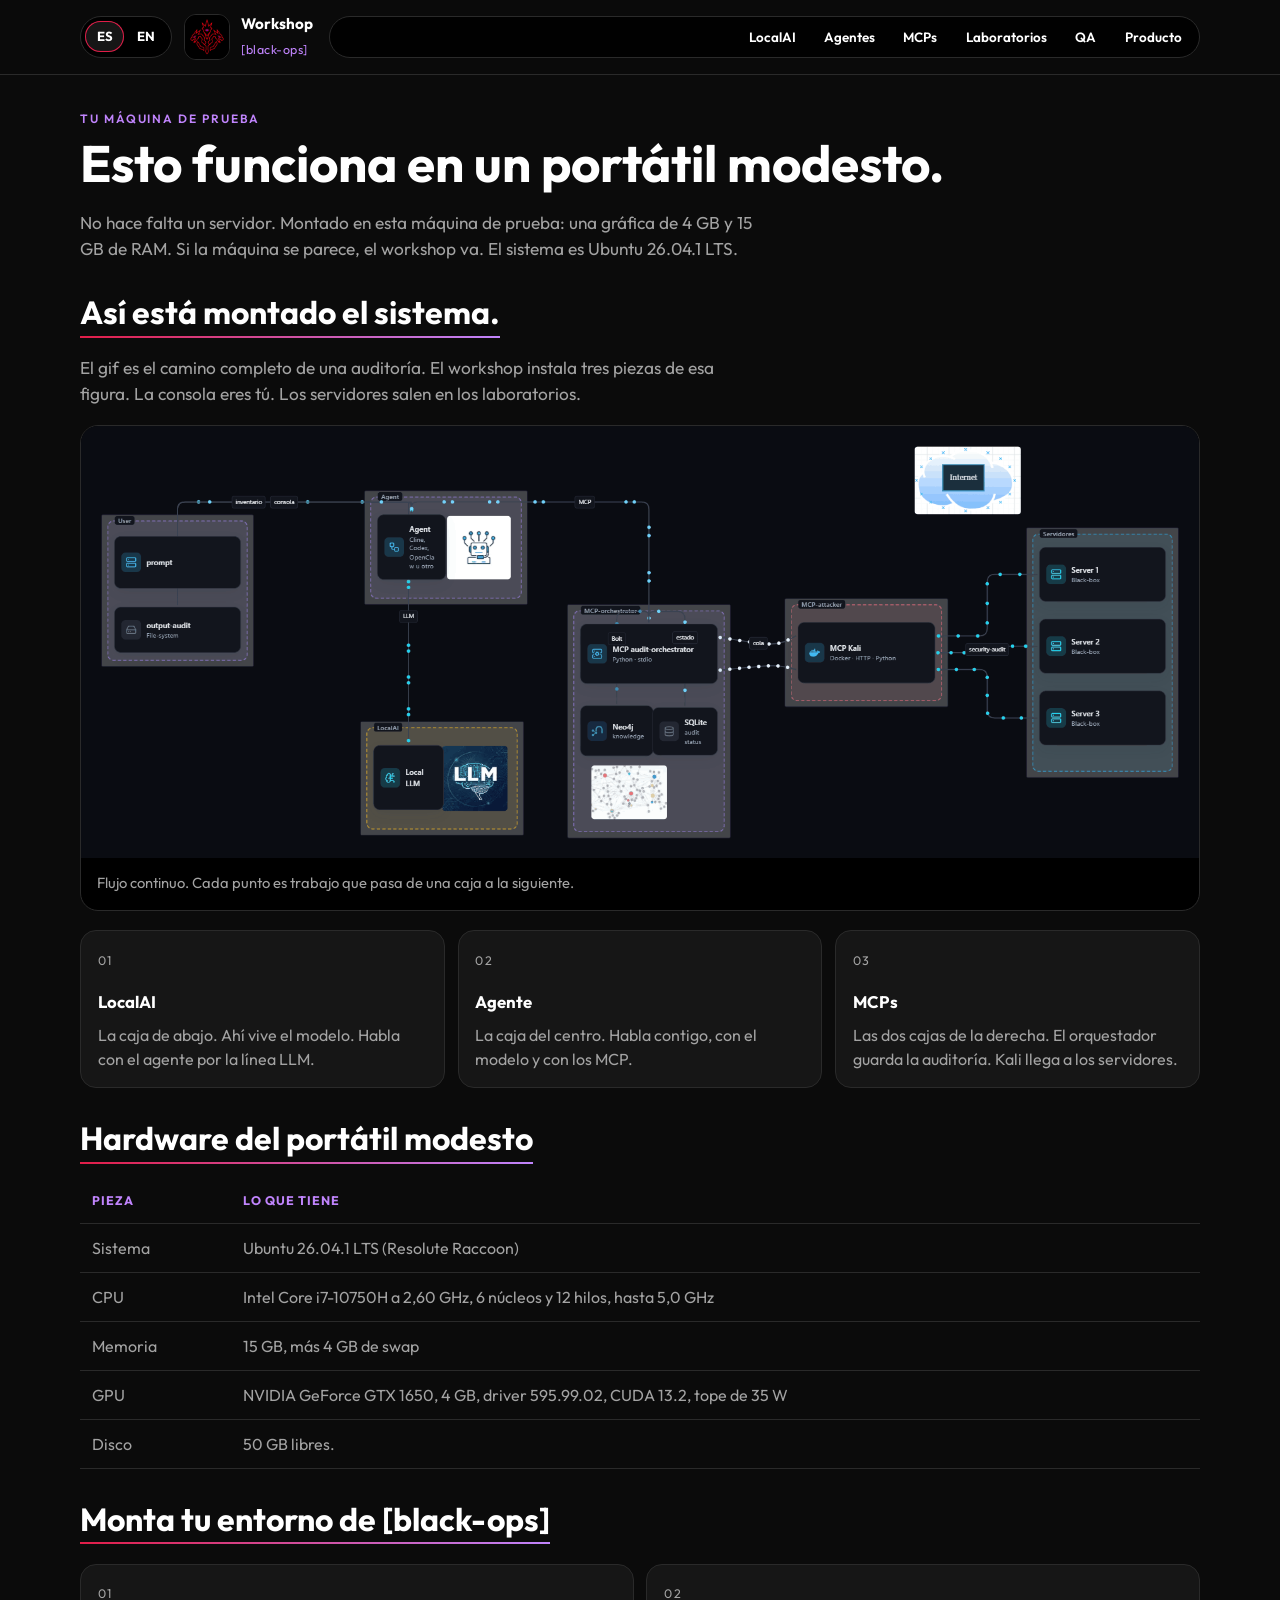
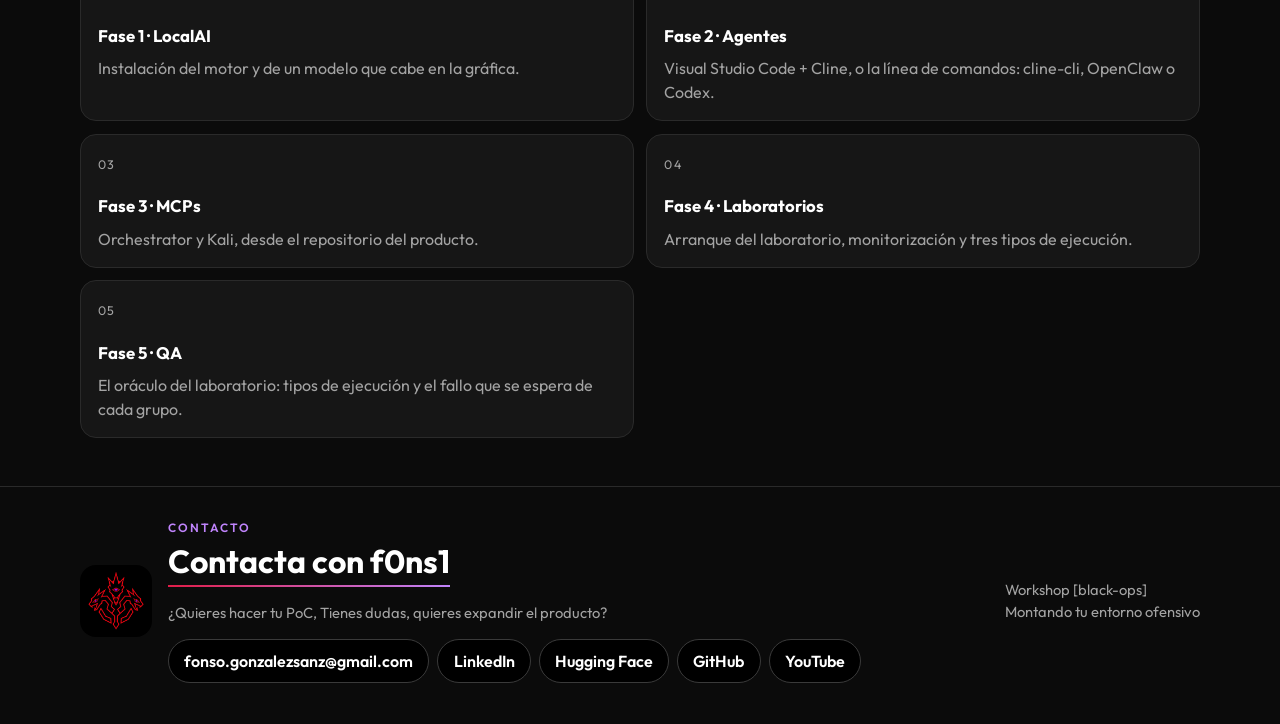
<file: index.html>
<!DOCTYPE html>
<html lang="es">
<head>
  <meta charset="utf-8">
  <meta name="viewport" content="width=device-width, initial-scale=1">
  <title>Workshop [black-ops]</title>
  <meta name="description" content="Un workshop para montar [black-ops] en un portátil modesto: LocalAI, agentes, MCPs, una primera ejecución y una mirada a las métricas.">
  <link rel="icon" href="assets/logo-hydra.jpg">
  <link rel="preconnect" href="https://fonts.googleapis.com">
  <link rel="preconnect" href="https://fonts.gstatic.com" crossorigin>
  <link href="https://fonts.googleapis.com/css2?family=Outfit:wght@400;500;600;700&display=swap" rel="stylesheet">
  <link rel="stylesheet" href="css/site.css">
</head>
<body>
  <a class="skip" href="#contenido" data-i18n="skip">Saltar al contenido</a>
  <header class="site-header">
    <div class="wrap header-bar">
      <div class="header-start">
        <div class="versions" role="group" data-i18n-aria="lang.aria" aria-label="Idioma">
          <button type="button" data-set-lang="es" lang="es">ES</button>
          <button type="button" data-set-lang="en" lang="en">EN</button>
        </div>
        <a class="brand" href="index.html">
          <img src="assets/logo-hydra.jpg" data-i18n-alt="brand.alt" alt="Marca de la hidra de tres cabezas">
          <span>
            <strong data-i18n="brand.name">Workshop</strong>
            <span class="brand-tag" data-i18n="brand.tag">[black-ops]</span>
          </span>
        </a>
      </div>
      <nav class="nav" data-i18n-aria="nav.aria" aria-label="Workshop">
        <a href="llm.html" data-i18n="nav.llm">Fase 1</a>
        <a href="agente.html" data-i18n="nav.agent">Fase 2</a>
        <a href="mcps.html" data-i18n="nav.mcp">Fase 3</a>
        <a href="laboratorios.html" data-i18n="nav.lab">Fase 4</a>
        <a href="qa.html" data-i18n="nav.qa">Fase 5</a>
        <a href="https://agentef0ns1.github.io/black-ops-audit-orchestrator/" data-i18n="nav.product" target="_blank" rel="noopener noreferrer">Producto</a>
      </nav>
    </div>
  </header>
  <main id="contenido">
    <div class="wrap">
      <p class="kicker" data-i18n="home.kicker">Tu máquina de prueba</p>
      <h1 data-i18n="home.title">Esto funciona en un portátil modesto.</h1>
      <p class="lede" data-i18n="home.lede">No hace falta un servidor. Montado en esta máquina de prueba: una gráfica de 4 GB y 15 GB de RAM. Si la máquina se parece, el workshop va. El sistema es Ubuntu 26.04.1 LTS.</p>
      <h2 data-i18n="home.arch.title">Así está montado el sistema.</h2>
      <p class="lede" data-i18n="home.arch.lede">El gif es el camino completo de una auditoría. El workshop instala tres piezas de esa figura. La consola eres tú. Los servidores salen en los laboratorios.</p>
      <figure class="flow">
        <img src="assets/arquitectura.gif" data-i18n-alt="home.arch.alt" alt="Diagrama animado del flujo: usuario, agente, modelo local, orquestador, Kali y tres servidores.">
        <figcaption data-i18n="home.arch.caption">Flujo continuo. Cada punto es trabajo que pasa de una caja a la siguiente.</figcaption>
      </figure>
      <div class="grid roles">
        <a class="card" href="llm.html">
          <p class="num">01</p>
          <h3 data-i18n="home.role.llm">LocalAI</h3>
          <p data-i18n="home.role.llm.body">La caja de abajo. Ahí vive el modelo. Habla con el agente por la línea LLM.</p>
        </a>
        <a class="card" href="agente.html">
          <p class="num">02</p>
          <h3 data-i18n="home.role.agent">Agente</h3>
          <p data-i18n="home.role.agent.body">La caja del centro. Habla contigo, con el modelo y con los MCP.</p>
        </a>
        <a class="card" href="mcps.html">
          <p class="num">03</p>
          <h3 data-i18n="home.role.mcp">MCPs</h3>
          <p data-i18n="home.role.mcp.body">Las dos cajas de la derecha. El orquestador guarda la auditoría. Kali llega a los servidores.</p>
        </a>
      </div>
      <h2 data-i18n="home.table">Hardware del portátil modesto</h2>
      <div class="table-wrap">
        <table class="specs">
          <thead>
            <tr>
              <th data-i18n="spec.part">Pieza</th>
              <th data-i18n="spec.value">Lo que tiene</th>
            </tr>
          </thead>
          <tbody>
            <tr>
              <td data-i18n="spec.os" data-i18n-label="spec.os">Sistema</td>
              <td data-i18n="spec.os.v" data-i18n-label="spec.value">Ubuntu 26.04.1 LTS (Resolute Raccoon)</td>
            </tr>
            <tr>
              <td data-i18n="spec.cpu" data-i18n-label="spec.cpu">CPU</td>
              <td data-i18n="spec.cpu.v" data-i18n-label="spec.value">Intel Core i7-10750H a 2,60 GHz, 6 núcleos y 12 hilos, hasta 5,0 GHz</td>
            </tr>
            <tr>
              <td data-i18n="spec.ram" data-i18n-label="spec.ram">Memoria</td>
              <td data-i18n="spec.ram.v" data-i18n-label="spec.value">15 GB, más 4 GB de swap</td>
            </tr>
            <tr>
              <td data-i18n="spec.gpu" data-i18n-label="spec.gpu">GPU</td>
              <td data-i18n="spec.gpu.v" data-i18n-label="spec.value">NVIDIA GeForce GTX 1650, 4 GB, driver 595.99.02, CUDA 13.2, tope de 35 W</td>
            </tr>
            <tr>
              <td data-i18n="spec.disk" data-i18n-label="spec.disk">Disco</td>
              <td data-i18n="spec.disk.v" data-i18n-label="spec.value">NVMe de 477 GB. En la raíz quedan 46 GB libres.</td>
            </tr>
          </tbody>
        </table>
      </div>
      <h2 data-i18n="home.map">Cinco fases</h2>
      <div class="grid lessons">
        <a class="card" href="llm.html">
          <p class="num">01</p>
          <h3 data-i18n="card.llm">Fase 1 · LocalAI</h3>
          <p data-i18n="card.llm.body">Instalación del motor y de un modelo que cabe en la gráfica.</p>
        </a>
        <a class="card" href="agente.html">
          <p class="num">02</p>
          <h3 data-i18n="card.agent">Fase 2 · Agentes</h3>
          <p data-i18n="card.agent.body">Visual Studio Code + Cline, o la línea de comandos: cline-cli, OpenClaw o Codex.</p>
        </a>
        <a class="card" href="mcps.html">
          <p class="num">03</p>
          <h3 data-i18n="card.mcp">Fase 3 · MCPs</h3>
          <p data-i18n="card.mcp.body">Orchestrator y Kali, desde el repositorio del producto.</p>
        </a>
        <a class="card" href="laboratorios.html">
          <p class="num">04</p>
          <h3 data-i18n="card.lab">Fase 4 · Laboratorios</h3>
          <p data-i18n="card.lab.body">Arranque del laboratorio, monitorización y tres tipos de ejecución.</p>
        </a>
        <a class="card" href="qa.html">
          <p class="num">05</p>
          <h3 data-i18n="card.qa">Fase 5 · QA</h3>
          <p data-i18n="card.qa.body">El oráculo del laboratorio: tipos de ejecución y el fallo que se espera de cada grupo.</p>
        </a>
      </div>
    </div>
  </main>
  <footer id="contact">
    <div class="wrap footer-grid">
      <img src="assets/logo-hydra.jpg" alt="">
      <div>
        <p class="kicker" data-i18n="contact.kicker">Contacto</p>
        <h2 data-i18n="contact.title">Escribe a f0ns1</h2>
        <p class="note" data-i18n="contact.before">Si estás interesado en hacer tu PoC, tienes dudas montando tu entorno o quieres colaborar, contacta conmigo.</p>
        <div class="contact-links">
          <a class="mail" data-contact-email href="mailto:fonso.gonzalezsanz@gmail.com">fonso.gonzalezsanz@gmail.com</a>
          <a class="mail" data-contact-linkedin data-i18n="contact.linkedin" href="https://es.linkedin.com/in/ildefonso-gonz%C3%A1lez-s%C3%A1nchez-0b693555" target="_blank" rel="noopener noreferrer">LinkedIn</a>
          <a class="mail" href="https://huggingface.co/agentef0ns1" target="_blank" rel="noopener noreferrer">Hugging Face</a>
          <a class="mail" href="https://github.com/agentef0ns1" target="_blank" rel="noopener noreferrer">GitHub</a>
          <a class="mail" href="https://www.youtube.com/@xiquifonso" target="_blank" rel="noopener noreferrer">YouTube</a>
        </div>
      </div>
      <p class="note"><span data-i18n="footer.brand">Workshop [black-ops]</span><br><span data-i18n="footer.tag">Montado en el equipo</span></p>
    </div>
  </footer>
  <script src="js/config.js"></script>
  <script src="js/i18n.js"></script>
  <script src="js/site.js"></script>
</body>
</html>
</file>
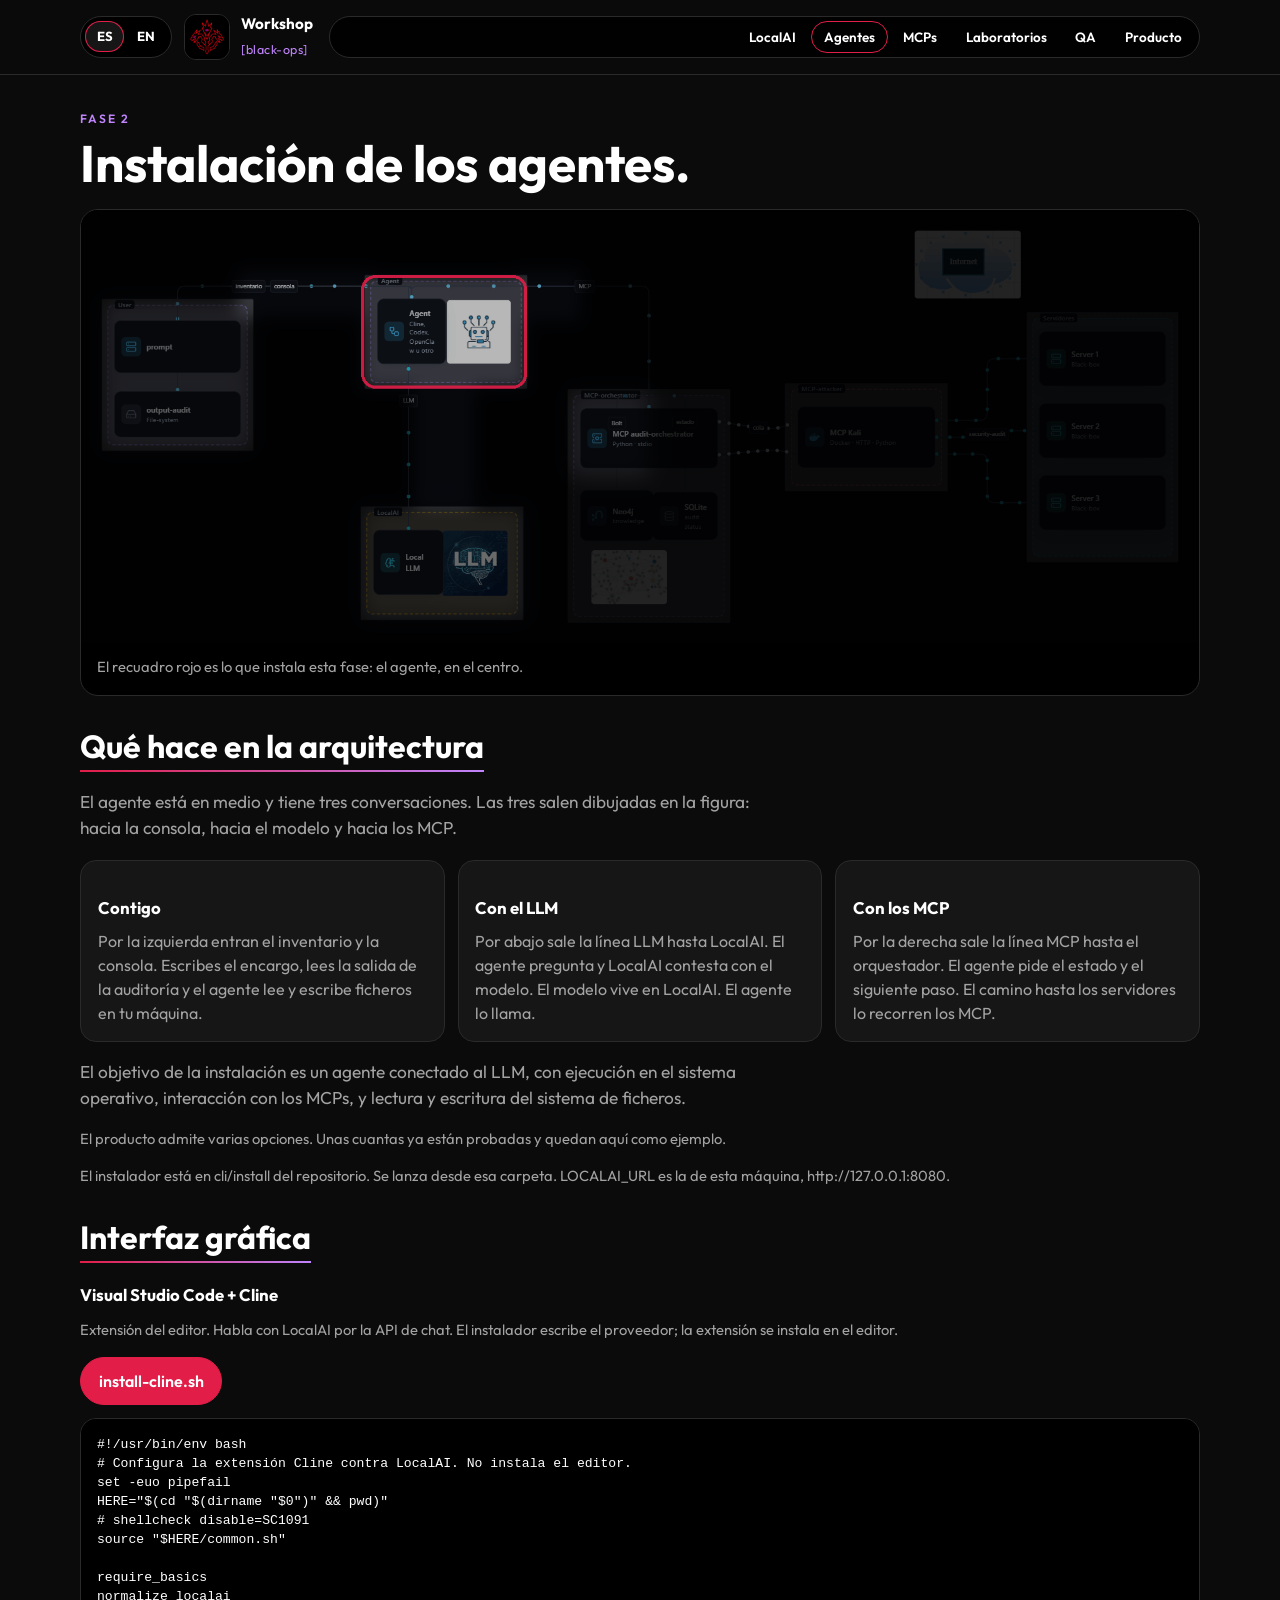
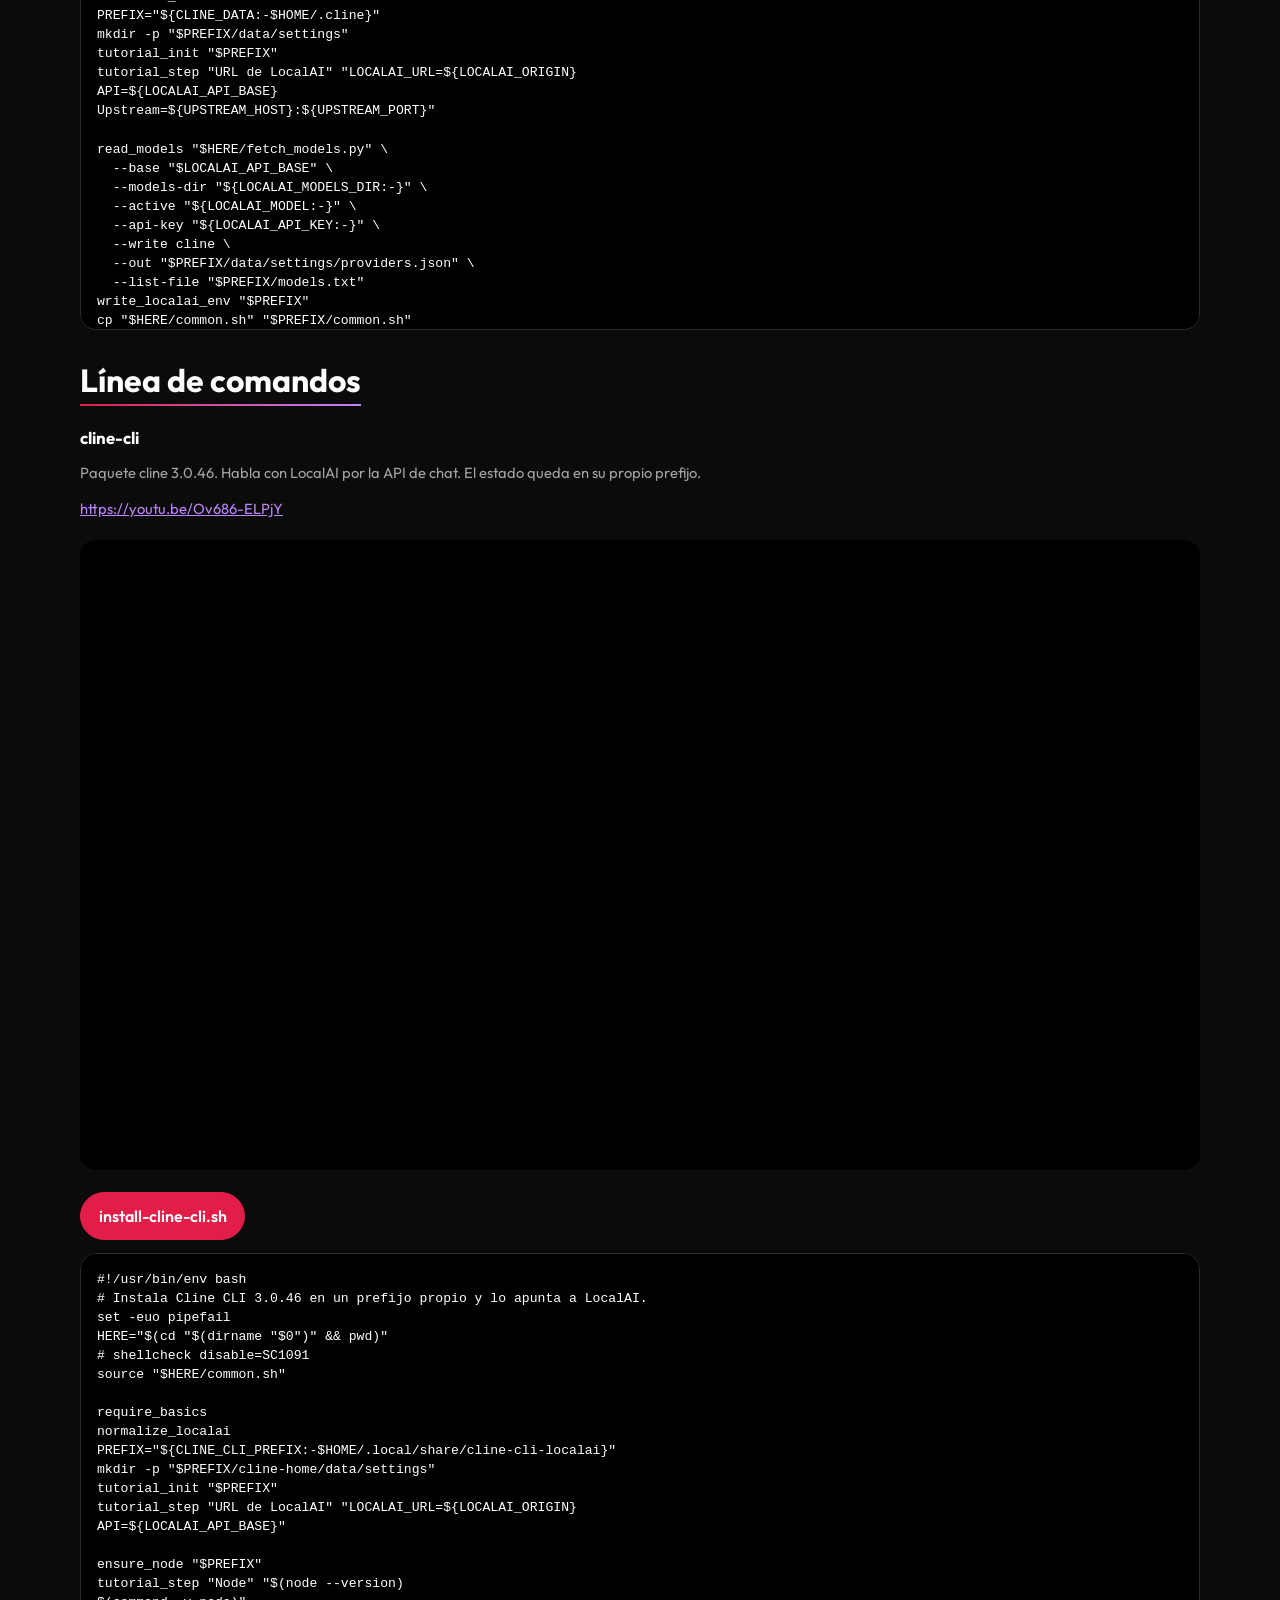
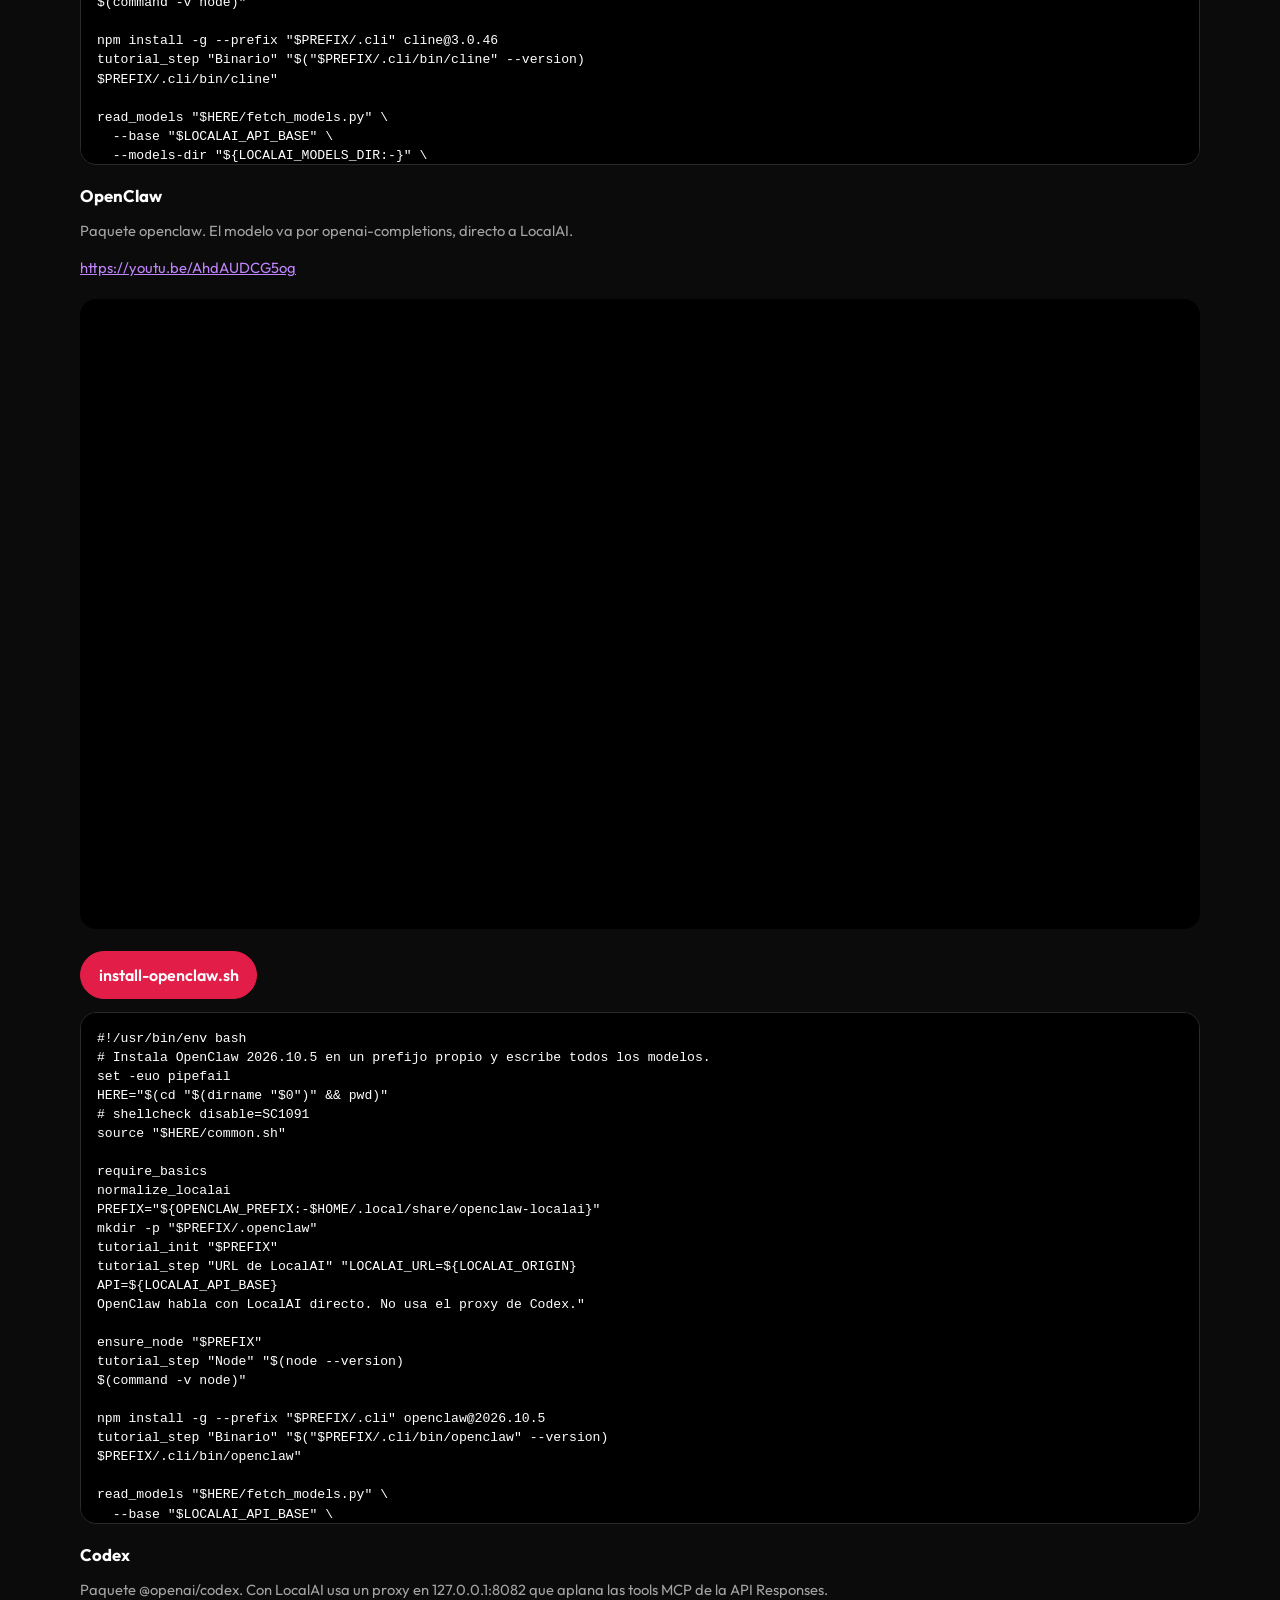
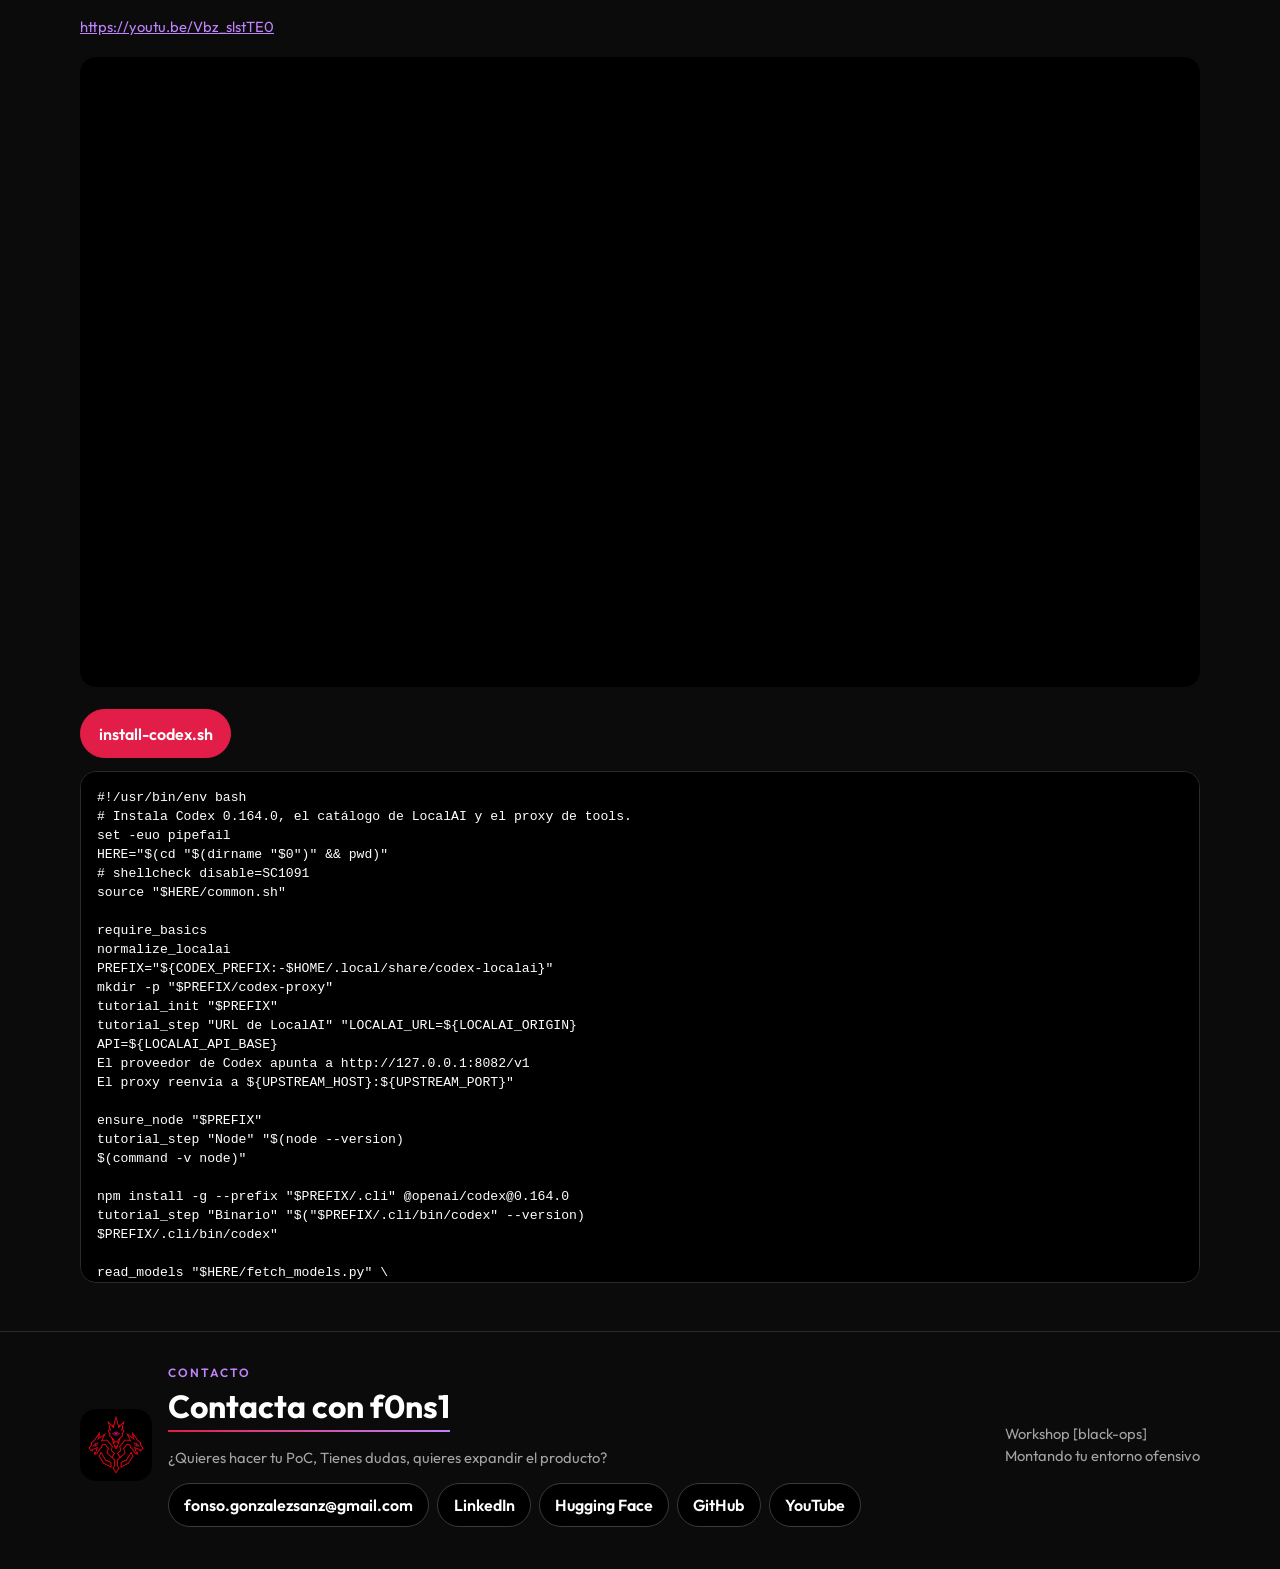
<file: agente.html>
<!DOCTYPE html>
<html lang="es">
<head>
  <meta charset="utf-8">
  <meta name="viewport" content="width=device-width, initial-scale=1">
  <title>Workshop [black-ops]</title>
  <meta name="description" content="Un workshop para montar [black-ops] en un portátil modesto: LocalAI, agentes, MCPs, una primera ejecución y una mirada a las métricas.">
  <link rel="icon" href="assets/logo-hydra.jpg">
  <link rel="preconnect" href="https://fonts.googleapis.com">
  <link rel="preconnect" href="https://fonts.gstatic.com" crossorigin>
  <link href="https://fonts.googleapis.com/css2?family=Outfit:wght@400;500;600;700&display=swap" rel="stylesheet">
  <link rel="stylesheet" href="css/site.css">
</head>
<body>
  <a class="skip" href="#contenido" data-i18n="skip">Saltar al contenido</a>
  <header class="site-header">
    <div class="wrap header-bar">
      <div class="header-start">
        <div class="versions" role="group" data-i18n-aria="lang.aria" aria-label="Idioma">
          <button type="button" data-set-lang="es" lang="es">ES</button>
          <button type="button" data-set-lang="en" lang="en">EN</button>
        </div>
        <a class="brand" href="index.html">
          <img src="assets/logo-hydra.jpg" data-i18n-alt="brand.alt" alt="Marca de la hidra de tres cabezas">
          <span>
            <strong data-i18n="brand.name">Workshop</strong>
            <span class="brand-tag" data-i18n="brand.tag">[black-ops]</span>
          </span>
        </a>
      </div>
      <nav class="nav" data-i18n-aria="nav.aria" aria-label="Workshop">
        <a href="llm.html" data-i18n="nav.llm">Fase 1</a>
        <a class="is-here" href="agente.html" data-i18n="nav.agent">Fase 2</a>
        <a href="mcps.html" data-i18n="nav.mcp">Fase 3</a>
        <a href="laboratorios.html" data-i18n="nav.lab">Fase 4</a>
        <a href="qa.html" data-i18n="nav.qa">Fase 5</a>
        <a href="https://agentef0ns1.github.io/black-ops-audit-orchestrator/" data-i18n="nav.product" target="_blank" rel="noopener noreferrer">Producto</a>
      </nav>
    </div>
  </header>
  <main id="contenido">
    <div class="wrap">
      <p class="kicker" data-i18n="agent.kicker">Fase 2</p>
      <h1 data-i18n="agent.title">Instalación de los agentes.</h1>
      <figure class="flow">
        <img src="assets/pieza-agente.png" data-i18n-alt="agent.where.alt" alt="La misma arquitectura, con la caja del agente marcada en rojo.">
        <figcaption data-i18n="agent.where.caption">El recuadro rojo es lo que instala esta fase: el agente, en el centro.</figcaption>
      </figure>
      <h2 data-i18n="agent.role.title">Qué hace en la arquitectura</h2>
      <p class="lede" data-i18n="agent.role.lede">El agente está en medio y tiene tres conversaciones. Las tres salen dibujadas en la figura: hacia la consola, hacia el modelo y hacia los MCP.</p>
      <div class="grid roles">
        <article class="card">
          <h3 data-i18n="agent.role.user">Contigo</h3>
          <p data-i18n="agent.role.user.body">Por la izquierda entran el inventario y la consola. Escribes el encargo, lees la salida de la auditoría y el agente lee y escribe ficheros en tu máquina.</p>
        </article>
        <article class="card">
          <h3 data-i18n="agent.role.llm">Con el LLM</h3>
          <p data-i18n="agent.role.llm.body">Por abajo sale la línea LLM hasta LocalAI. El agente pregunta y LocalAI contesta con el modelo. El modelo vive en LocalAI. El agente lo llama.</p>
        </article>
        <article class="card">
          <h3 data-i18n="agent.role.mcp">Con los MCP</h3>
          <p data-i18n="agent.role.mcp.body">Por la derecha sale la línea MCP hasta el orquestador. El agente pide el estado y el siguiente paso. El camino hasta los servidores lo recorren los MCP.</p>
        </article>
      </div>
      <p class="lede" data-i18n="agent.lede">El objetivo de la instalación es un agente conectado al LLM, con ejecución en el sistema operativo, interacción con los MCPs, y lectura y escritura del sistema de ficheros.</p>
      <p class="note" data-i18n="agent.options">El producto admite varias opciones. Unas cuantas ya están probadas y quedan aquí como ejemplo.</p>
      <p class="note" data-i18n="agent.from">El instalador está en cli/install del repositorio. Se lanza desde esa carpeta. LOCALAI_URL es la de esta máquina, http://127.0.0.1:8080.</p>

      <h2 data-i18n="agent.gui">Interfaz gráfica</h2>
      <h3 data-i18n="agent.vscode">Visual Studio Code + Cline</h3>
      <p class="note" data-i18n="agent.vscode.body">Extensión del editor. Habla con LocalAI por la API de chat. El instalador escribe el proveedor; la extensión se instala en el editor.</p>
      <div class="actions">
        <a class="btn solid" href="https://github.com/agentef0ns1/MVP-audit-orchetrator-v2/blob/main/cli/install/install-cline.sh" target="_blank" rel="noopener noreferrer">install-cline.sh</a>
      </div>
      <pre class="code"><code data-script="scripts/install-cline.sh"></code></pre>

      <h2 data-i18n="agent.cli">Línea de comandos</h2>
      <h3 data-i18n="agent.cline">cline-cli</h3>
      <p class="note" data-i18n="agent.cline.body">Paquete cline 3.0.46. Habla con LocalAI por la API de chat. El estado queda en su propio prefijo.</p>
      <p class="note"><a href="https://youtu.be/Ov686-ELPjY" target="_blank" rel="noopener noreferrer">https://youtu.be/Ov686-ELPjY</a></p>
      <div class="video" data-video="clinecli" data-i18n-title="agent.cline">
        <p class="note" data-video-empty data-i18n="agent.video">El vídeo de instalación se añadirá aquí.</p>
      </div>
      <div class="actions">
        <a class="btn solid" href="https://github.com/agentef0ns1/MVP-audit-orchetrator-v2/blob/main/cli/install/install-cline-cli.sh" target="_blank" rel="noopener noreferrer">install-cline-cli.sh</a>
      </div>
      <pre class="code"><code data-script="scripts/install-cline-cli.sh"></code></pre>

      <h3 data-i18n="agent.openclaw">OpenClaw</h3>
      <p class="note" data-i18n="agent.openclaw.body">Paquete openclaw. El modelo va por openai-completions, directo a LocalAI.</p>
      <p class="note"><a href="https://youtu.be/AhdAUDCG5og" target="_blank" rel="noopener noreferrer">https://youtu.be/AhdAUDCG5og</a></p>
      <div class="video" data-video="openclaw" data-i18n-title="agent.openclaw">
        <p class="note" data-video-empty data-i18n="agent.video">El vídeo de instalación se añadirá aquí.</p>
      </div>
      <div class="actions">
        <a class="btn solid" href="https://github.com/agentef0ns1/MVP-audit-orchetrator-v2/blob/main/cli/install/install-openclaw.sh" target="_blank" rel="noopener noreferrer">install-openclaw.sh</a>
      </div>
      <pre class="code"><code data-script="scripts/install-openclaw.sh"></code></pre>

      <h3 data-i18n="agent.codex">Codex</h3>
      <p class="note" data-i18n="agent.codex.body">Paquete @openai/codex. Con LocalAI usa un proxy en 127.0.0.1:8082 que aplana las tools MCP de la API Responses.</p>
      <p class="note"><a href="https://youtu.be/Vbz_slstTE0" target="_blank" rel="noopener noreferrer">https://youtu.be/Vbz_slstTE0</a></p>
      <div class="video" data-video="codex" data-i18n-title="agent.codex">
        <p class="note" data-video-empty data-i18n="agent.video">El vídeo de instalación se añadirá aquí.</p>
      </div>
      <div class="actions">
        <a class="btn solid" href="https://github.com/agentef0ns1/MVP-audit-orchetrator-v2/blob/main/cli/install/install-codex.sh" target="_blank" rel="noopener noreferrer">install-codex.sh</a>
      </div>
      <pre class="code"><code data-script="scripts/install-codex.sh"></code></pre>
    </div>
  </main>
  <footer id="contact">
    <div class="wrap footer-grid">
      <img src="assets/logo-hydra.jpg" alt="">
      <div>
        <p class="kicker" data-i18n="contact.kicker">Contacto</p>
        <h2 data-i18n="contact.title">Escribe a f0ns1</h2>
        <p class="note" data-i18n="contact.before">Si estás interesado en hacer tu PoC, tienes dudas montando tu entorno o quieres colaborar, contacta conmigo.</p>
        <div class="contact-links">
          <a class="mail" data-contact-email href="mailto:fonso.gonzalezsanz@gmail.com">fonso.gonzalezsanz@gmail.com</a>
          <a class="mail" data-contact-linkedin data-i18n="contact.linkedin" href="https://es.linkedin.com/in/ildefonso-gonz%C3%A1lez-s%C3%A1nchez-0b693555" target="_blank" rel="noopener noreferrer">LinkedIn</a>
          <a class="mail" href="https://huggingface.co/agentef0ns1" target="_blank" rel="noopener noreferrer">Hugging Face</a>
          <a class="mail" href="https://github.com/agentef0ns1" target="_blank" rel="noopener noreferrer">GitHub</a>
          <a class="mail" href="https://www.youtube.com/@xiquifonso" target="_blank" rel="noopener noreferrer">YouTube</a>
        </div>
      </div>
      <p class="note"><span data-i18n="footer.brand">Workshop [black-ops]</span><br><span data-i18n="footer.tag">Montado en el equipo</span></p>
    </div>
  </footer>
  <script src="js/config.js"></script>
  <script src="js/i18n.js"></script>
  <script src="js/site.js"></script>
</body>
</html>
</file>
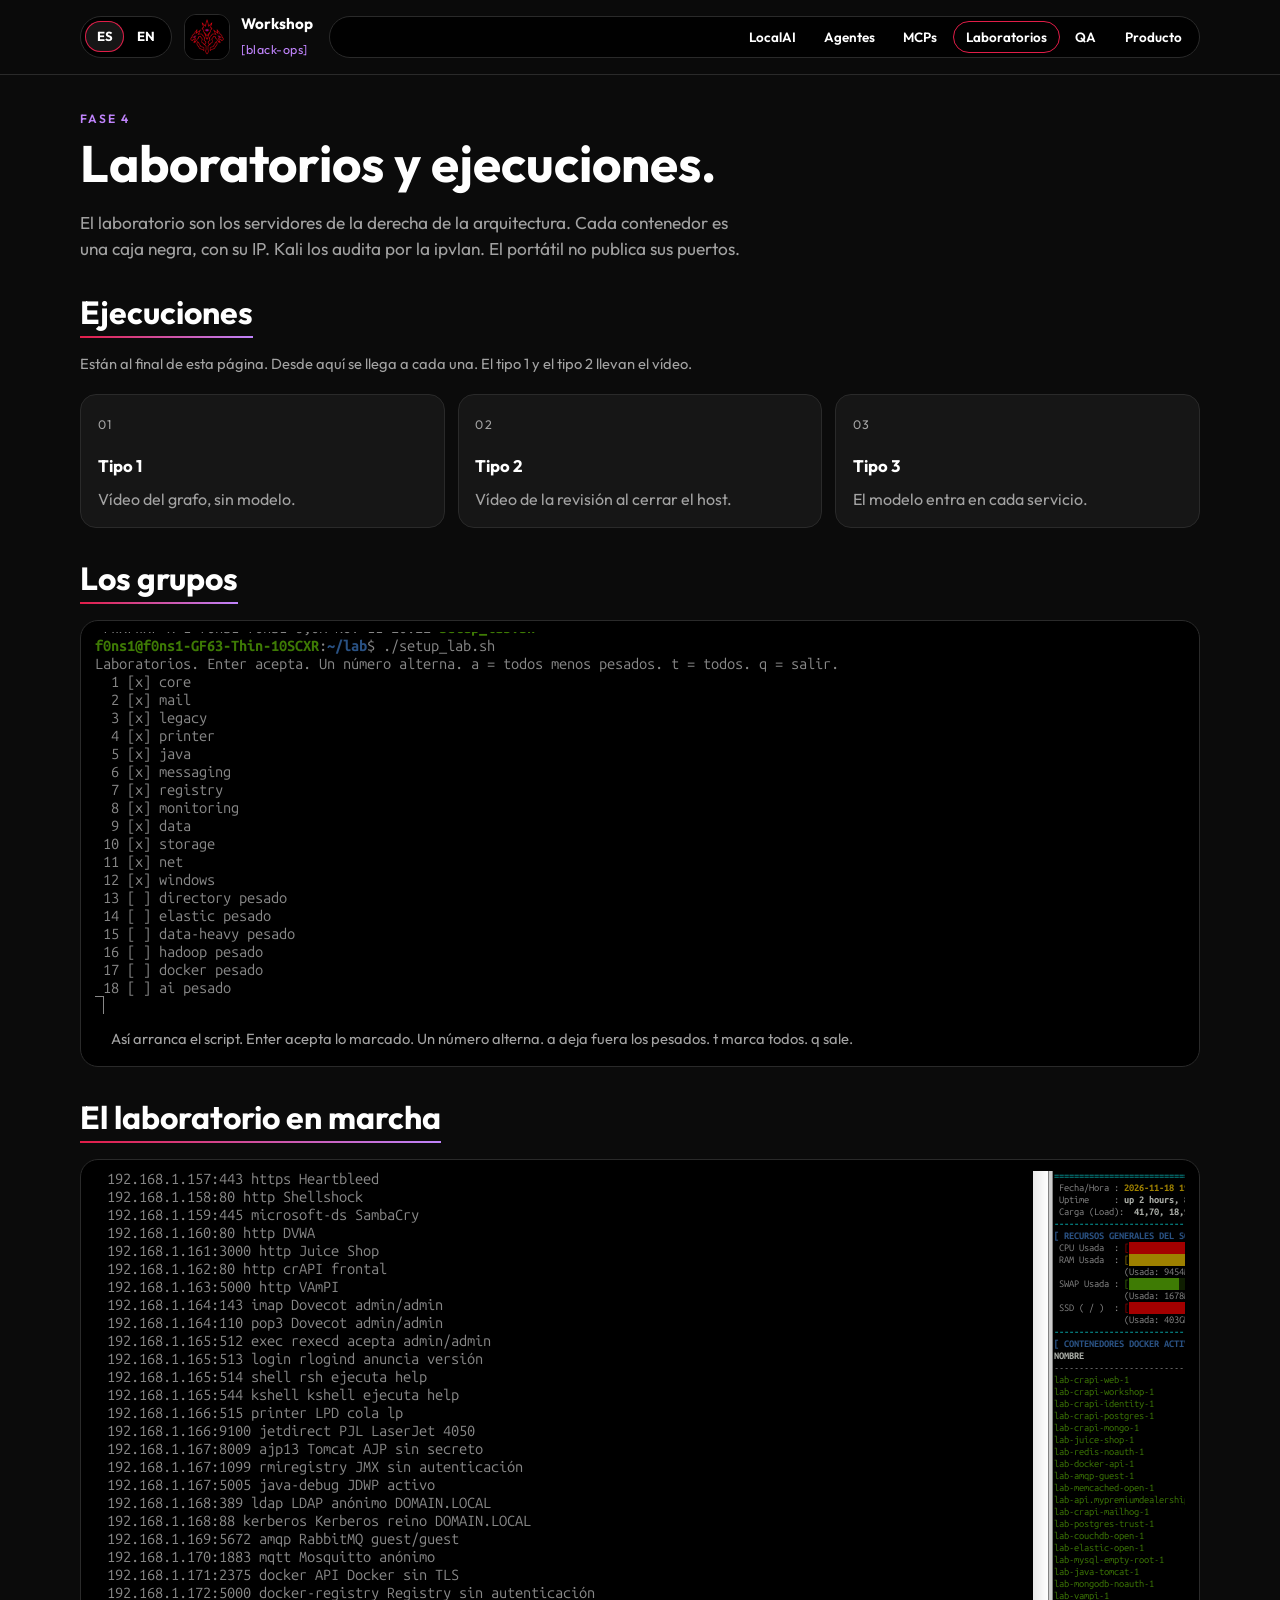
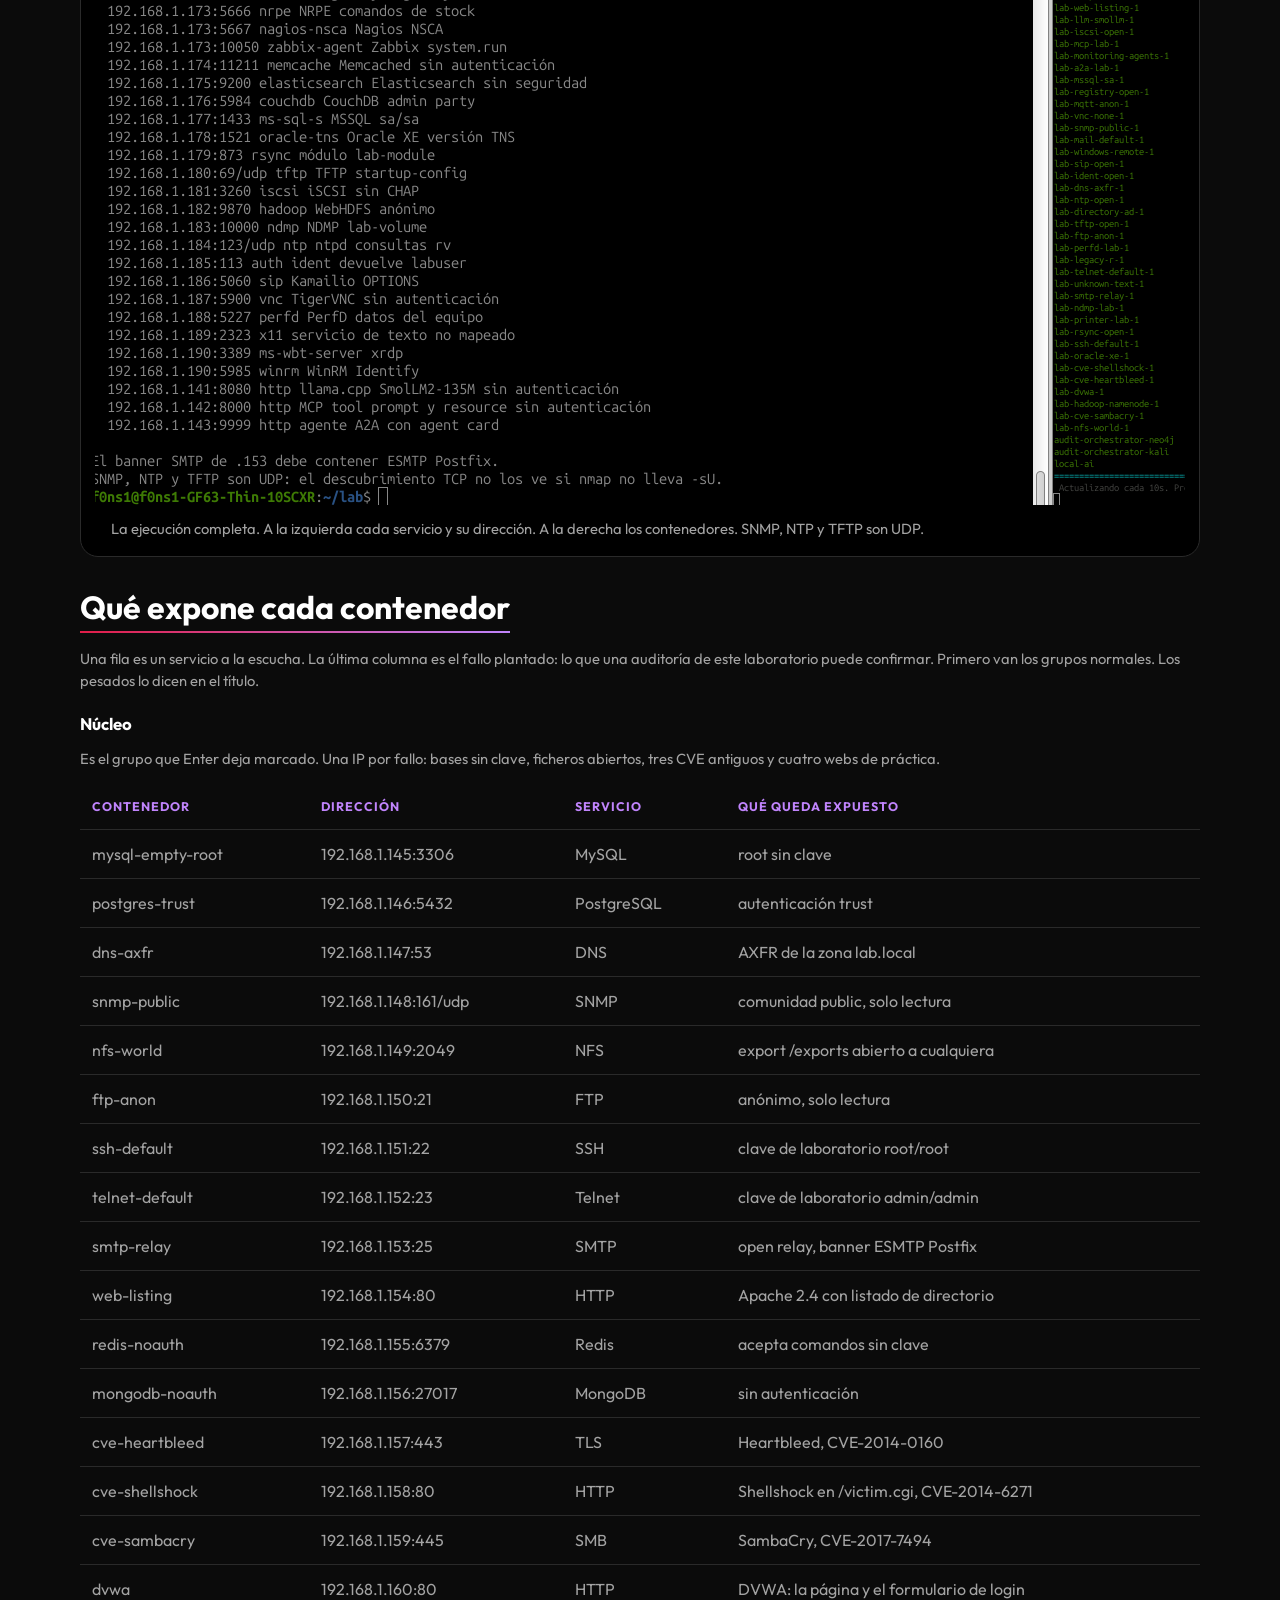
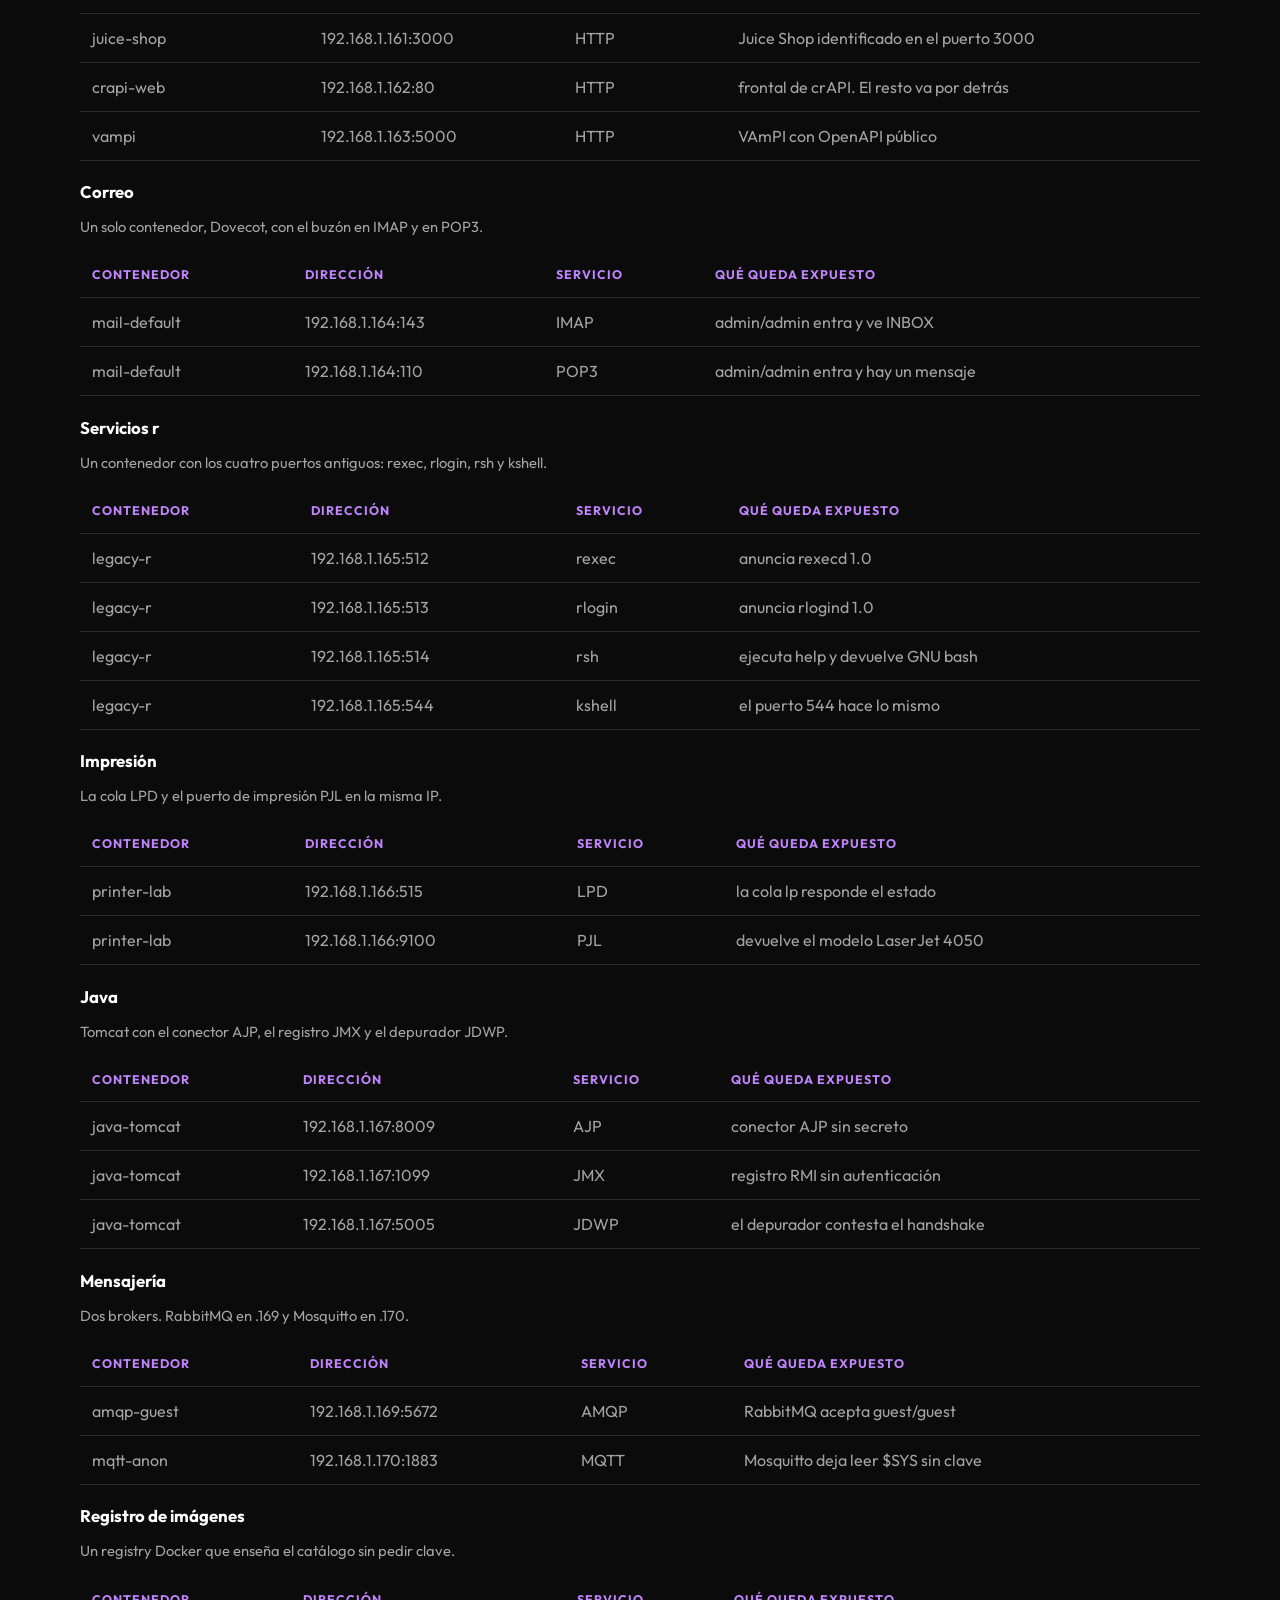
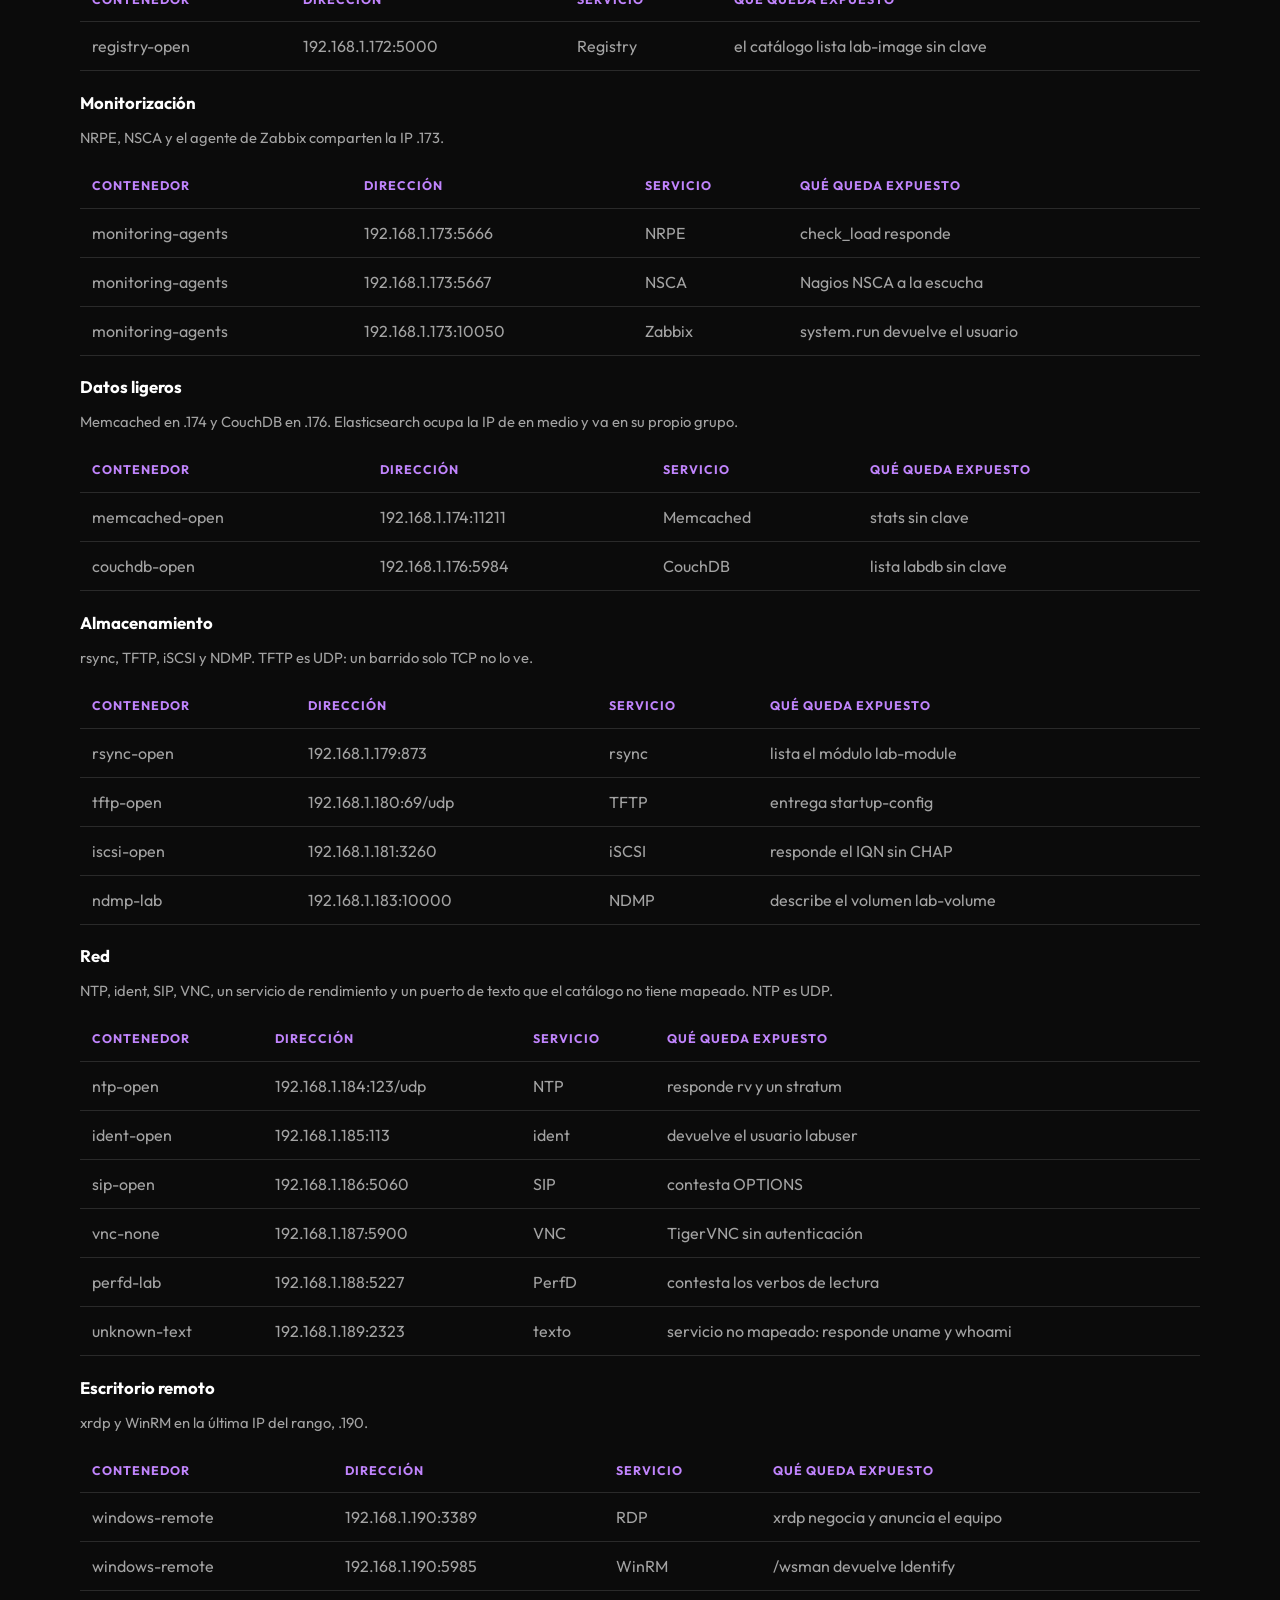
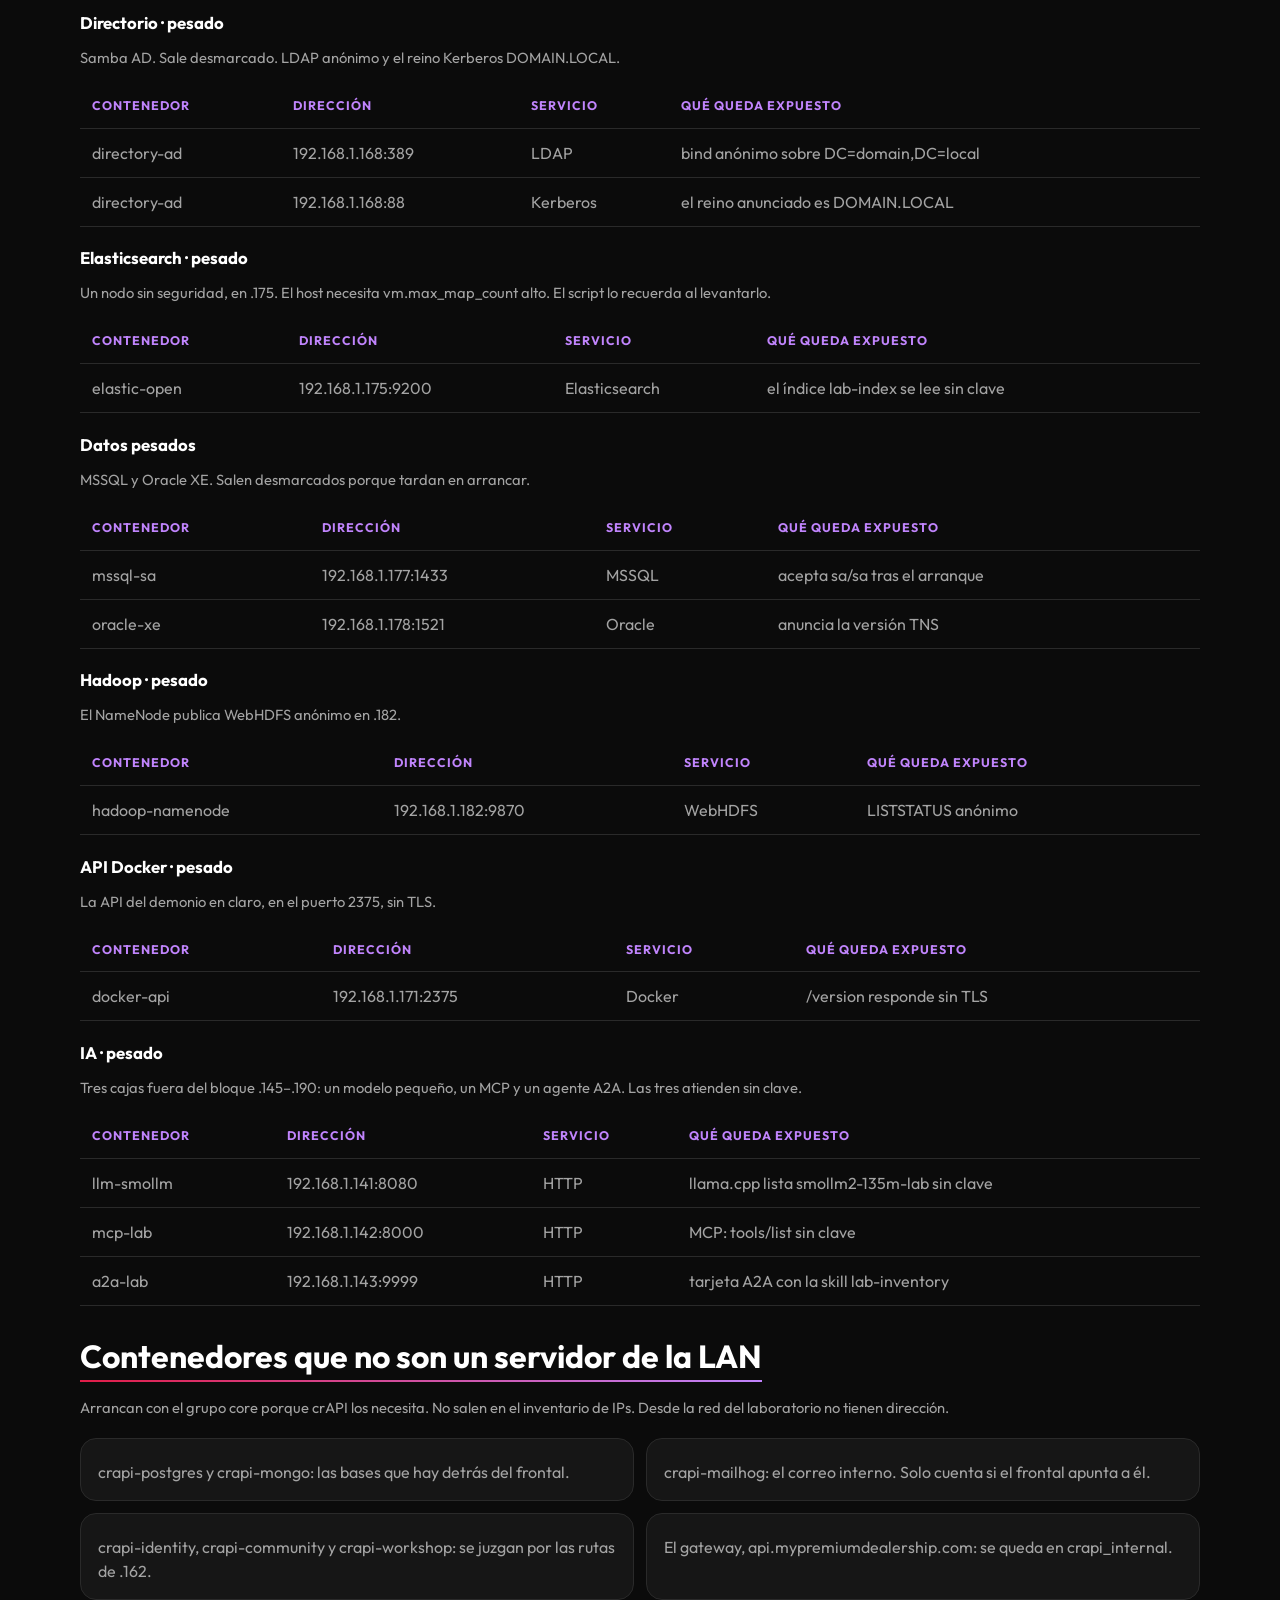
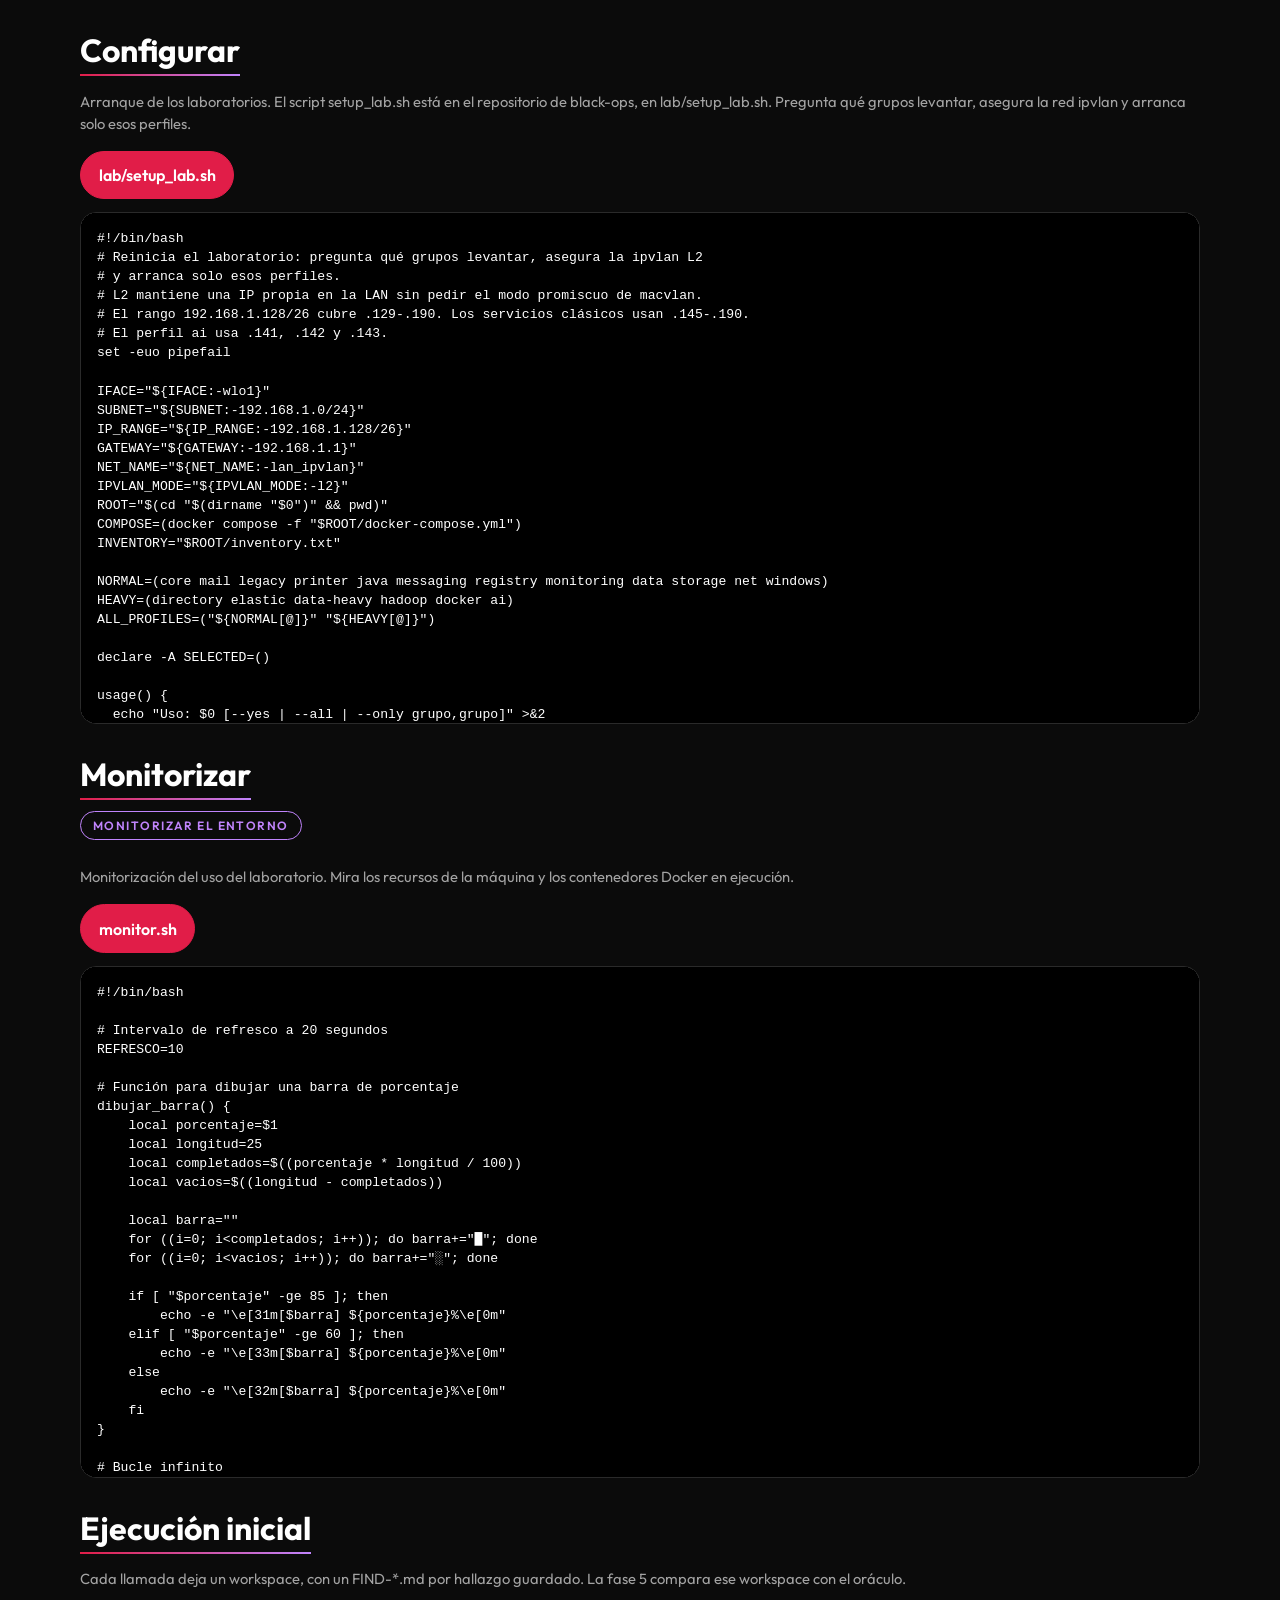
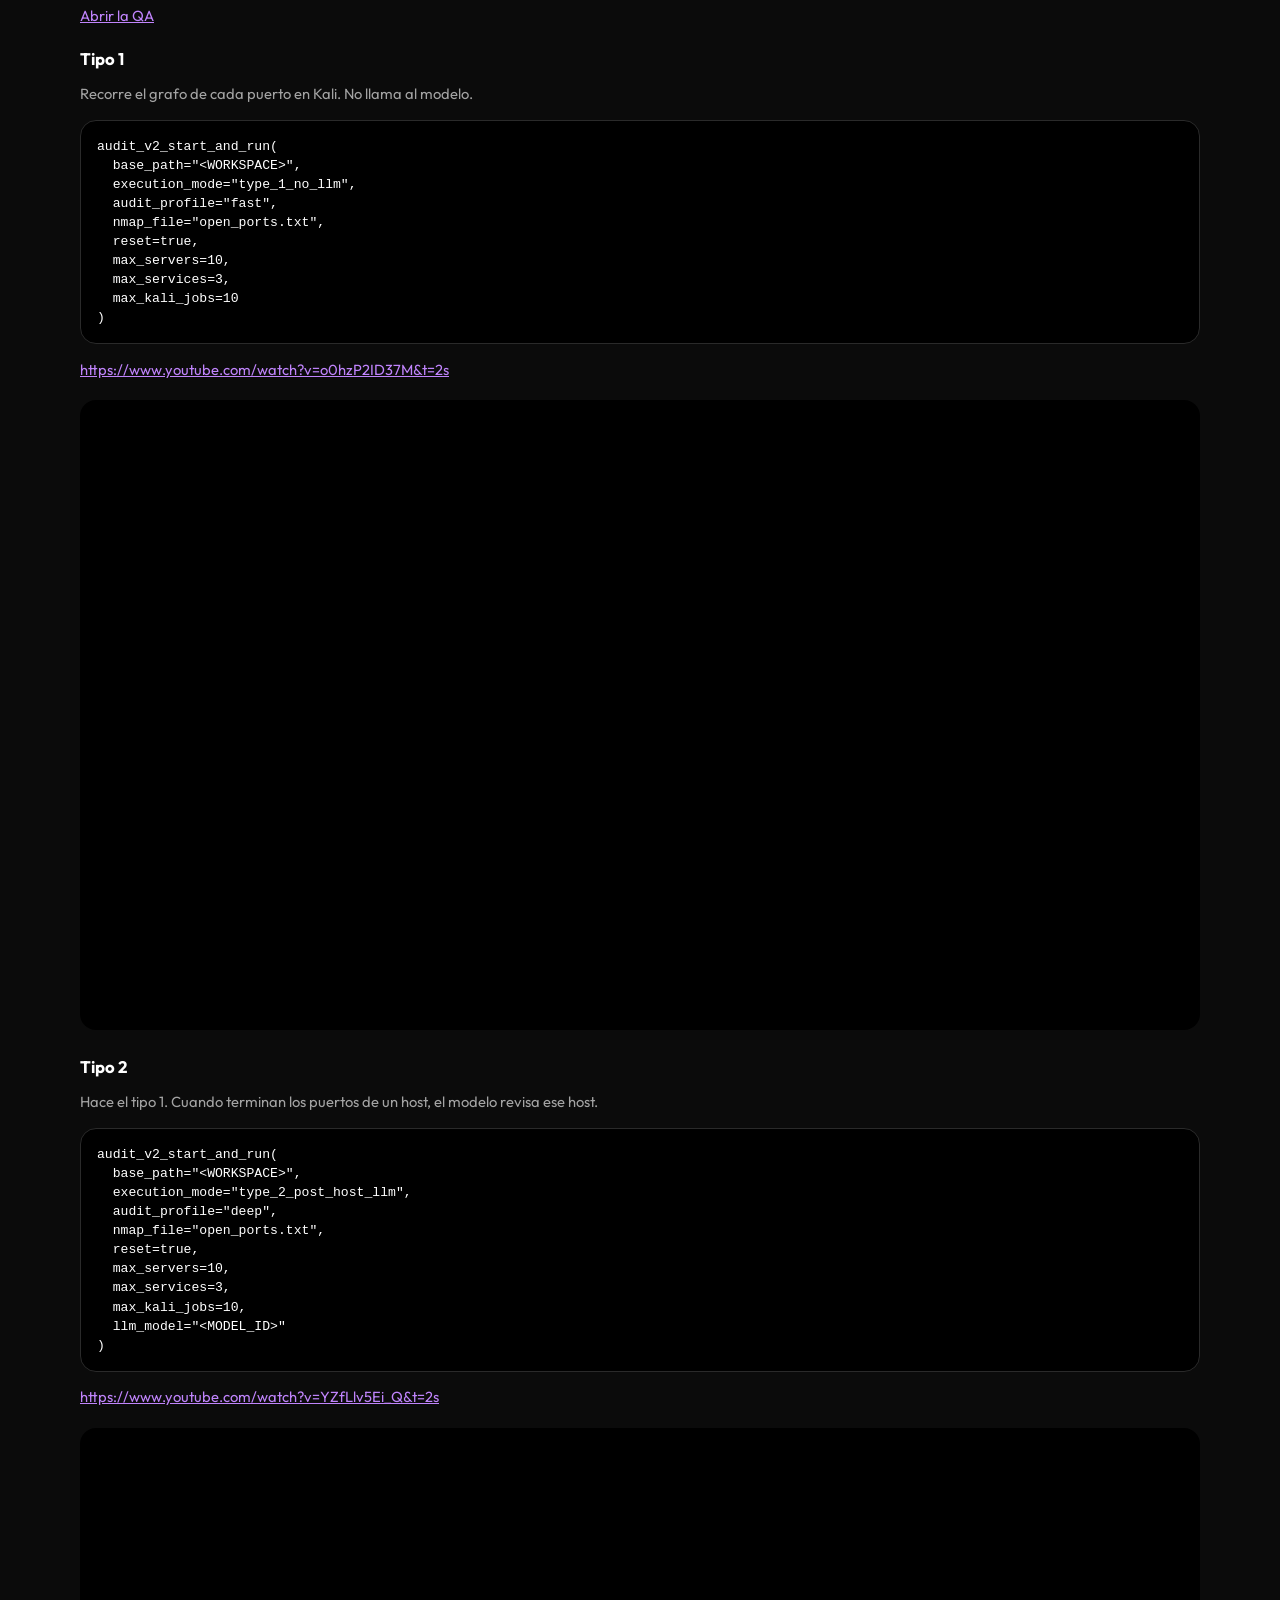
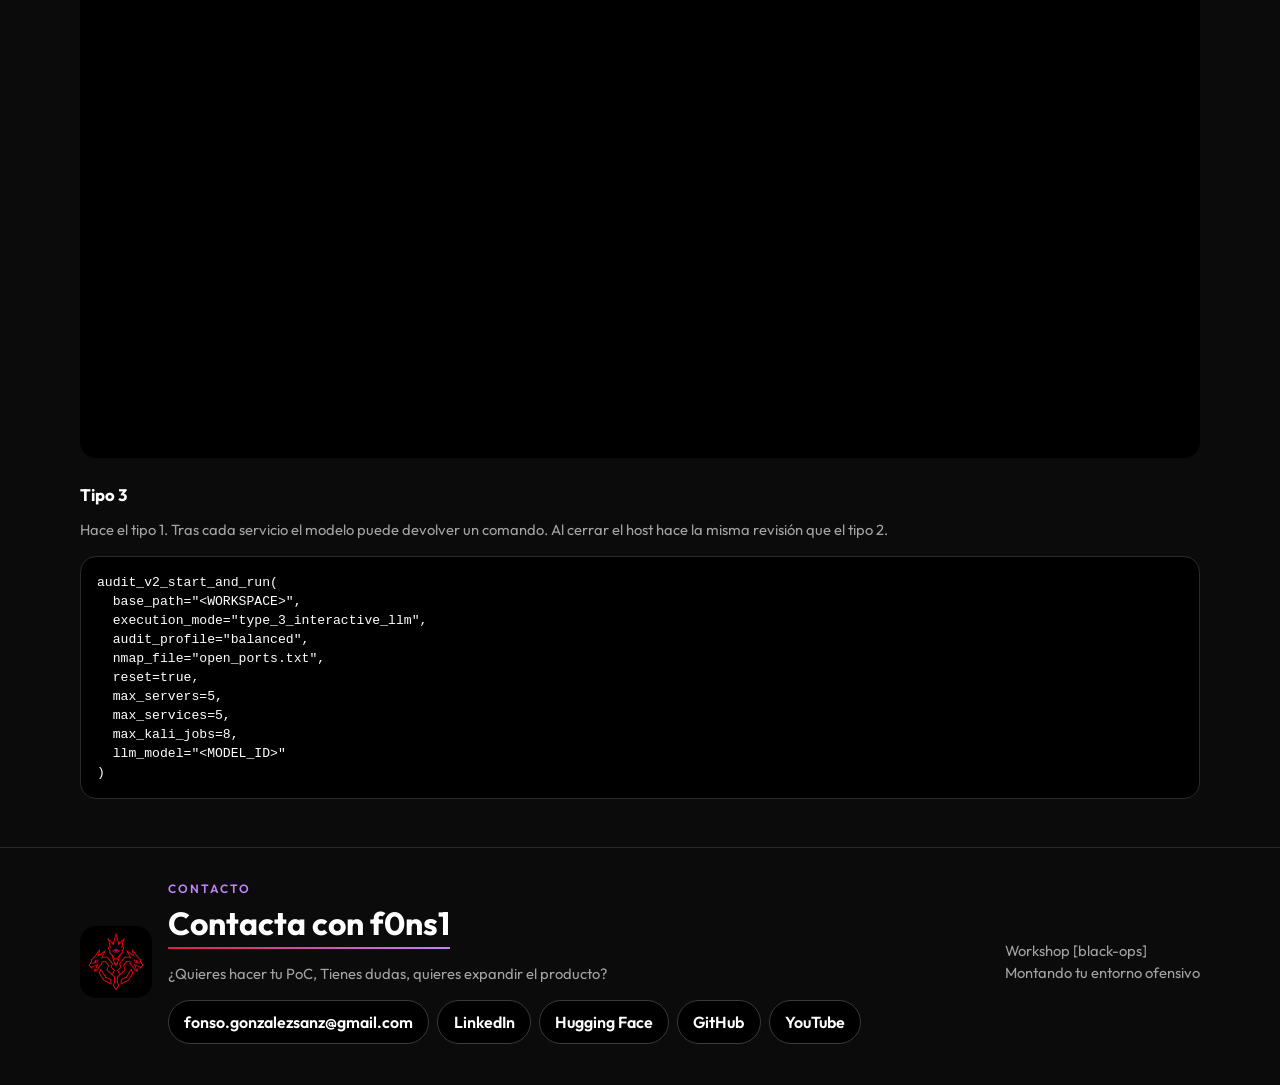
<file: laboratorios.html>
<!DOCTYPE html>
<html lang="es">
<head>
  <meta charset="utf-8">
  <meta name="viewport" content="width=device-width, initial-scale=1">
  <title>Workshop [black-ops]</title>
  <meta name="description" content="Un workshop para montar [black-ops] en un portátil modesto: LocalAI, agentes, MCPs, una primera ejecución y una mirada a las métricas.">
  <link rel="icon" href="assets/logo-hydra.jpg">
  <link rel="preconnect" href="https://fonts.googleapis.com">
  <link rel="preconnect" href="https://fonts.gstatic.com" crossorigin>
  <link href="https://fonts.googleapis.com/css2?family=Outfit:wght@400;500;600;700&display=swap" rel="stylesheet">
  <link rel="stylesheet" href="css/site.css">
</head>
<body>
  <a class="skip" href="#contenido" data-i18n="skip">Saltar al contenido</a>
  <header class="site-header">
    <div class="wrap header-bar">
      <div class="header-start">
        <div class="versions" role="group" data-i18n-aria="lang.aria" aria-label="Idioma">
          <button type="button" data-set-lang="es" lang="es">ES</button>
          <button type="button" data-set-lang="en" lang="en">EN</button>
        </div>
        <a class="brand" href="index.html">
          <img src="assets/logo-hydra.jpg" data-i18n-alt="brand.alt" alt="Marca de la hidra de tres cabezas">
          <span>
            <strong data-i18n="brand.name">Workshop</strong>
            <span class="brand-tag" data-i18n="brand.tag">[black-ops]</span>
          </span>
        </a>
      </div>
      <nav class="nav" data-i18n-aria="nav.aria" aria-label="Workshop">
        <a href="llm.html" data-i18n="nav.llm">Fase 1</a>
        <a href="agente.html" data-i18n="nav.agent">Fase 2</a>
        <a href="mcps.html" data-i18n="nav.mcp">Fase 3</a>
        <a class="is-here" href="laboratorios.html" data-i18n="nav.lab">Fase 4</a>
        <a href="qa.html" data-i18n="nav.qa">Fase 5</a>
        <a href="https://agentef0ns1.github.io/black-ops-audit-orchestrator/" data-i18n="nav.product" target="_blank" rel="noopener noreferrer">Producto</a>
      </nav>
    </div>
  </header>
  <main id="contenido">
    <div class="wrap">
      <p class="kicker" data-i18n="lab.kicker">Fase 4</p>
      <h1 data-i18n="lab.title">Laboratorios y ejecuciones.</h1>
      <p class="lede" data-i18n="lab.lede">El laboratorio son los servidores de la derecha de la arquitectura. Cada contenedor es una caja negra, con su IP. Kali los audita por la ipvlan. El portátil no publica sus puertos.</p>

      <h2 data-i18n="lab.index.title">Ejecuciones</h2>
      <p class="note" data-i18n="lab.index.body">Están al final de esta página. Desde aquí se llega a cada una. El tipo 1 y el tipo 2 llevan el vídeo.</p>
      <div class="grid roles">
        <a class="card" href="#ejecucion-1">
          <p class="num">01</p>
          <h3 data-i18n="lab.index.1">Tipo 1</h3>
          <p data-i18n="lab.index.1.body">Vídeo del grafo, sin modelo.</p>
        </a>
        <a class="card" href="#ejecucion-2">
          <p class="num">02</p>
          <h3 data-i18n="lab.index.2">Tipo 2</h3>
          <p data-i18n="lab.index.2.body">Vídeo de la revisión al cerrar el host.</p>
        </a>
        <a class="card" href="#ejecucion-3">
          <p class="num">03</p>
          <h3 data-i18n="lab.index.3">Tipo 3</h3>
          <p data-i18n="lab.index.3.body">El modelo entra en cada servicio.</p>
        </a>
      </div>

      <h2 data-i18n="lab.groups.title">Los grupos</h2>
      <figure class="flow term">
        <div class="shot">
          <img src="assets/setup_lab.png" data-i18n-alt="lab.groups.alt" alt="Terminal de setup_lab.sh: los grupos normales marcados y los pesados sin marcar.">
        </div>
        <figcaption data-i18n="lab.groups.caption">Así arranca el script. Enter acepta lo marcado. Un número alterna. a deja fuera los pesados. t marca todos. q sale.</figcaption>
      </figure>
      <h2 data-i18n="lab.net.title">El laboratorio en marcha</h2>
      <figure class="flow term">
        <div class="shot">
          <img src="assets/labs_execution.png" data-i18n-alt="lab.net.alt" alt="Inventario de cada servicio del laboratorio y, al lado, los contenedores Docker en marcha.">
        </div>
        <figcaption data-i18n="lab.net.caption">La ejecución completa. A la izquierda cada servicio y su dirección. A la derecha los contenedores. SNMP, NTP y TFTP son UDP.</figcaption>
      </figure>
      <h2 data-i18n="lab.catalog.title">Qué expone cada contenedor</h2>
      <p class="note" data-i18n="lab.catalog.body">Una fila es un servicio a la escucha. La última columna es el fallo plantado: lo que una auditoría de este laboratorio puede confirmar. Primero van los grupos normales. Los pesados lo dicen en el título.</p>
      <h3 id="grupo-core" data-i18n="lab.g.core">Núcleo</h3>
      <p class="note" data-i18n="lab.g.core.body">Es el grupo que Enter deja marcado. Una IP por fallo: bases sin clave, ficheros abiertos, tres CVE antiguos y cuatro webs de práctica.</p>
      <div class="table-wrap">
        <table class="sheet">
          <thead><tr>
            <th data-i18n="lab.col.box">Contenedor</th>
            <th data-i18n="lab.col.addr">Dirección</th>
            <th data-i18n="lab.col.svc">Servicio</th>
            <th data-i18n="lab.col.exposed">Qué queda expuesto</th>
          </tr></thead>
          <tbody>
            <tr>
              <td data-i18n-label="lab.col.box">mysql-empty-root</td>
              <td data-i18n-label="lab.col.addr">192.168.1.145:3306</td>
              <td data-i18n-label="lab.col.svc">MySQL</td>
              <td data-i18n="lab.x.core.1" data-i18n-label="lab.col.exposed">root sin clave</td>
            </tr>
            <tr>
              <td data-i18n-label="lab.col.box">postgres-trust</td>
              <td data-i18n-label="lab.col.addr">192.168.1.146:5432</td>
              <td data-i18n-label="lab.col.svc">PostgreSQL</td>
              <td data-i18n="lab.x.core.2" data-i18n-label="lab.col.exposed">autenticación trust</td>
            </tr>
            <tr>
              <td data-i18n-label="lab.col.box">dns-axfr</td>
              <td data-i18n-label="lab.col.addr">192.168.1.147:53</td>
              <td data-i18n-label="lab.col.svc">DNS</td>
              <td data-i18n="lab.x.core.3" data-i18n-label="lab.col.exposed">AXFR de la zona lab.local</td>
            </tr>
            <tr>
              <td data-i18n-label="lab.col.box">snmp-public</td>
              <td data-i18n-label="lab.col.addr">192.168.1.148:161/udp</td>
              <td data-i18n-label="lab.col.svc">SNMP</td>
              <td data-i18n="lab.x.core.4" data-i18n-label="lab.col.exposed">comunidad public, solo lectura</td>
            </tr>
            <tr>
              <td data-i18n-label="lab.col.box">nfs-world</td>
              <td data-i18n-label="lab.col.addr">192.168.1.149:2049</td>
              <td data-i18n-label="lab.col.svc">NFS</td>
              <td data-i18n="lab.x.core.5" data-i18n-label="lab.col.exposed">export /exports abierto a cualquiera</td>
            </tr>
            <tr>
              <td data-i18n-label="lab.col.box">ftp-anon</td>
              <td data-i18n-label="lab.col.addr">192.168.1.150:21</td>
              <td data-i18n-label="lab.col.svc">FTP</td>
              <td data-i18n="lab.x.core.6" data-i18n-label="lab.col.exposed">anónimo, solo lectura</td>
            </tr>
            <tr>
              <td data-i18n-label="lab.col.box">ssh-default</td>
              <td data-i18n-label="lab.col.addr">192.168.1.151:22</td>
              <td data-i18n-label="lab.col.svc">SSH</td>
              <td data-i18n="lab.x.core.7" data-i18n-label="lab.col.exposed">clave de laboratorio root/root</td>
            </tr>
            <tr>
              <td data-i18n-label="lab.col.box">telnet-default</td>
              <td data-i18n-label="lab.col.addr">192.168.1.152:23</td>
              <td data-i18n-label="lab.col.svc">Telnet</td>
              <td data-i18n="lab.x.core.8" data-i18n-label="lab.col.exposed">clave de laboratorio admin/admin</td>
            </tr>
            <tr>
              <td data-i18n-label="lab.col.box">smtp-relay</td>
              <td data-i18n-label="lab.col.addr">192.168.1.153:25</td>
              <td data-i18n-label="lab.col.svc">SMTP</td>
              <td data-i18n="lab.x.core.9" data-i18n-label="lab.col.exposed">open relay, banner ESMTP Postfix</td>
            </tr>
            <tr>
              <td data-i18n-label="lab.col.box">web-listing</td>
              <td data-i18n-label="lab.col.addr">192.168.1.154:80</td>
              <td data-i18n-label="lab.col.svc">HTTP</td>
              <td data-i18n="lab.x.core.10" data-i18n-label="lab.col.exposed">Apache 2.4 con listado de directorio</td>
            </tr>
            <tr>
              <td data-i18n-label="lab.col.box">redis-noauth</td>
              <td data-i18n-label="lab.col.addr">192.168.1.155:6379</td>
              <td data-i18n-label="lab.col.svc">Redis</td>
              <td data-i18n="lab.x.core.11" data-i18n-label="lab.col.exposed">acepta comandos sin clave</td>
            </tr>
            <tr>
              <td data-i18n-label="lab.col.box">mongodb-noauth</td>
              <td data-i18n-label="lab.col.addr">192.168.1.156:27017</td>
              <td data-i18n-label="lab.col.svc">MongoDB</td>
              <td data-i18n="lab.x.core.12" data-i18n-label="lab.col.exposed">sin autenticación</td>
            </tr>
            <tr>
              <td data-i18n-label="lab.col.box">cve-heartbleed</td>
              <td data-i18n-label="lab.col.addr">192.168.1.157:443</td>
              <td data-i18n-label="lab.col.svc">TLS</td>
              <td data-i18n="lab.x.core.13" data-i18n-label="lab.col.exposed">Heartbleed, CVE-2014-0160</td>
            </tr>
            <tr>
              <td data-i18n-label="lab.col.box">cve-shellshock</td>
              <td data-i18n-label="lab.col.addr">192.168.1.158:80</td>
              <td data-i18n-label="lab.col.svc">HTTP</td>
              <td data-i18n="lab.x.core.14" data-i18n-label="lab.col.exposed">Shellshock en /victim.cgi, CVE-2014-6271</td>
            </tr>
            <tr>
              <td data-i18n-label="lab.col.box">cve-sambacry</td>
              <td data-i18n-label="lab.col.addr">192.168.1.159:445</td>
              <td data-i18n-label="lab.col.svc">SMB</td>
              <td data-i18n="lab.x.core.15" data-i18n-label="lab.col.exposed">SambaCry, CVE-2017-7494</td>
            </tr>
            <tr>
              <td data-i18n-label="lab.col.box">dvwa</td>
              <td data-i18n-label="lab.col.addr">192.168.1.160:80</td>
              <td data-i18n-label="lab.col.svc">HTTP</td>
              <td data-i18n="lab.x.core.16" data-i18n-label="lab.col.exposed">DVWA: la página y el formulario de login</td>
            </tr>
            <tr>
              <td data-i18n-label="lab.col.box">juice-shop</td>
              <td data-i18n-label="lab.col.addr">192.168.1.161:3000</td>
              <td data-i18n-label="lab.col.svc">HTTP</td>
              <td data-i18n="lab.x.core.17" data-i18n-label="lab.col.exposed">Juice Shop identificado en el puerto 3000</td>
            </tr>
            <tr>
              <td data-i18n-label="lab.col.box">crapi-web</td>
              <td data-i18n-label="lab.col.addr">192.168.1.162:80</td>
              <td data-i18n-label="lab.col.svc">HTTP</td>
              <td data-i18n="lab.x.core.18" data-i18n-label="lab.col.exposed">frontal de crAPI. El resto va por detrás</td>
            </tr>
            <tr>
              <td data-i18n-label="lab.col.box">vampi</td>
              <td data-i18n-label="lab.col.addr">192.168.1.163:5000</td>
              <td data-i18n-label="lab.col.svc">HTTP</td>
              <td data-i18n="lab.x.core.19" data-i18n-label="lab.col.exposed">VAmPI con OpenAPI público</td>
            </tr>
          </tbody>
        </table>
      </div>
      <h3 id="grupo-mail" data-i18n="lab.g.mail">Correo</h3>
      <p class="note" data-i18n="lab.g.mail.body">Un solo contenedor, Dovecot, con el buzón en IMAP y en POP3.</p>
      <div class="table-wrap">
        <table class="sheet">
          <thead><tr>
            <th data-i18n="lab.col.box">Contenedor</th>
            <th data-i18n="lab.col.addr">Dirección</th>
            <th data-i18n="lab.col.svc">Servicio</th>
            <th data-i18n="lab.col.exposed">Qué queda expuesto</th>
          </tr></thead>
          <tbody>
            <tr>
              <td data-i18n-label="lab.col.box">mail-default</td>
              <td data-i18n-label="lab.col.addr">192.168.1.164:143</td>
              <td data-i18n-label="lab.col.svc">IMAP</td>
              <td data-i18n="lab.x.mail.1" data-i18n-label="lab.col.exposed">admin/admin entra y ve INBOX</td>
            </tr>
            <tr>
              <td data-i18n-label="lab.col.box">mail-default</td>
              <td data-i18n-label="lab.col.addr">192.168.1.164:110</td>
              <td data-i18n-label="lab.col.svc">POP3</td>
              <td data-i18n="lab.x.mail.2" data-i18n-label="lab.col.exposed">admin/admin entra y hay un mensaje</td>
            </tr>
          </tbody>
        </table>
      </div>
      <h3 id="grupo-legacy" data-i18n="lab.g.legacy">Servicios r</h3>
      <p class="note" data-i18n="lab.g.legacy.body">Un contenedor con los cuatro puertos antiguos: rexec, rlogin, rsh y kshell.</p>
      <div class="table-wrap">
        <table class="sheet">
          <thead><tr>
            <th data-i18n="lab.col.box">Contenedor</th>
            <th data-i18n="lab.col.addr">Dirección</th>
            <th data-i18n="lab.col.svc">Servicio</th>
            <th data-i18n="lab.col.exposed">Qué queda expuesto</th>
          </tr></thead>
          <tbody>
            <tr>
              <td data-i18n-label="lab.col.box">legacy-r</td>
              <td data-i18n-label="lab.col.addr">192.168.1.165:512</td>
              <td data-i18n-label="lab.col.svc">rexec</td>
              <td data-i18n="lab.x.legacy.1" data-i18n-label="lab.col.exposed">anuncia rexecd 1.0</td>
            </tr>
            <tr>
              <td data-i18n-label="lab.col.box">legacy-r</td>
              <td data-i18n-label="lab.col.addr">192.168.1.165:513</td>
              <td data-i18n-label="lab.col.svc">rlogin</td>
              <td data-i18n="lab.x.legacy.2" data-i18n-label="lab.col.exposed">anuncia rlogind 1.0</td>
            </tr>
            <tr>
              <td data-i18n-label="lab.col.box">legacy-r</td>
              <td data-i18n-label="lab.col.addr">192.168.1.165:514</td>
              <td data-i18n-label="lab.col.svc">rsh</td>
              <td data-i18n="lab.x.legacy.3" data-i18n-label="lab.col.exposed">ejecuta help y devuelve GNU bash</td>
            </tr>
            <tr>
              <td data-i18n-label="lab.col.box">legacy-r</td>
              <td data-i18n-label="lab.col.addr">192.168.1.165:544</td>
              <td data-i18n-label="lab.col.svc">kshell</td>
              <td data-i18n="lab.x.legacy.4" data-i18n-label="lab.col.exposed">el puerto 544 hace lo mismo</td>
            </tr>
          </tbody>
        </table>
      </div>
      <h3 id="grupo-printer" data-i18n="lab.g.printer">Impresión</h3>
      <p class="note" data-i18n="lab.g.printer.body">La cola LPD y el puerto de impresión PJL en la misma IP.</p>
      <div class="table-wrap">
        <table class="sheet">
          <thead><tr>
            <th data-i18n="lab.col.box">Contenedor</th>
            <th data-i18n="lab.col.addr">Dirección</th>
            <th data-i18n="lab.col.svc">Servicio</th>
            <th data-i18n="lab.col.exposed">Qué queda expuesto</th>
          </tr></thead>
          <tbody>
            <tr>
              <td data-i18n-label="lab.col.box">printer-lab</td>
              <td data-i18n-label="lab.col.addr">192.168.1.166:515</td>
              <td data-i18n-label="lab.col.svc">LPD</td>
              <td data-i18n="lab.x.printer.1" data-i18n-label="lab.col.exposed">la cola lp responde el estado</td>
            </tr>
            <tr>
              <td data-i18n-label="lab.col.box">printer-lab</td>
              <td data-i18n-label="lab.col.addr">192.168.1.166:9100</td>
              <td data-i18n-label="lab.col.svc">PJL</td>
              <td data-i18n="lab.x.printer.2" data-i18n-label="lab.col.exposed">devuelve el modelo LaserJet 4050</td>
            </tr>
          </tbody>
        </table>
      </div>
      <h3 id="grupo-java" data-i18n="lab.g.java">Java</h3>
      <p class="note" data-i18n="lab.g.java.body">Tomcat con el conector AJP, el registro JMX y el depurador JDWP.</p>
      <div class="table-wrap">
        <table class="sheet">
          <thead><tr>
            <th data-i18n="lab.col.box">Contenedor</th>
            <th data-i18n="lab.col.addr">Dirección</th>
            <th data-i18n="lab.col.svc">Servicio</th>
            <th data-i18n="lab.col.exposed">Qué queda expuesto</th>
          </tr></thead>
          <tbody>
            <tr>
              <td data-i18n-label="lab.col.box">java-tomcat</td>
              <td data-i18n-label="lab.col.addr">192.168.1.167:8009</td>
              <td data-i18n-label="lab.col.svc">AJP</td>
              <td data-i18n="lab.x.java.1" data-i18n-label="lab.col.exposed">conector AJP sin secreto</td>
            </tr>
            <tr>
              <td data-i18n-label="lab.col.box">java-tomcat</td>
              <td data-i18n-label="lab.col.addr">192.168.1.167:1099</td>
              <td data-i18n-label="lab.col.svc">JMX</td>
              <td data-i18n="lab.x.java.2" data-i18n-label="lab.col.exposed">registro RMI sin autenticación</td>
            </tr>
            <tr>
              <td data-i18n-label="lab.col.box">java-tomcat</td>
              <td data-i18n-label="lab.col.addr">192.168.1.167:5005</td>
              <td data-i18n-label="lab.col.svc">JDWP</td>
              <td data-i18n="lab.x.java.3" data-i18n-label="lab.col.exposed">el depurador contesta el handshake</td>
            </tr>
          </tbody>
        </table>
      </div>
      <h3 id="grupo-messaging" data-i18n="lab.g.messaging">Mensajería</h3>
      <p class="note" data-i18n="lab.g.messaging.body">Dos brokers. RabbitMQ en .169 y Mosquitto en .170.</p>
      <div class="table-wrap">
        <table class="sheet">
          <thead><tr>
            <th data-i18n="lab.col.box">Contenedor</th>
            <th data-i18n="lab.col.addr">Dirección</th>
            <th data-i18n="lab.col.svc">Servicio</th>
            <th data-i18n="lab.col.exposed">Qué queda expuesto</th>
          </tr></thead>
          <tbody>
            <tr>
              <td data-i18n-label="lab.col.box">amqp-guest</td>
              <td data-i18n-label="lab.col.addr">192.168.1.169:5672</td>
              <td data-i18n-label="lab.col.svc">AMQP</td>
              <td data-i18n="lab.x.messaging.1" data-i18n-label="lab.col.exposed">RabbitMQ acepta guest/guest</td>
            </tr>
            <tr>
              <td data-i18n-label="lab.col.box">mqtt-anon</td>
              <td data-i18n-label="lab.col.addr">192.168.1.170:1883</td>
              <td data-i18n-label="lab.col.svc">MQTT</td>
              <td data-i18n="lab.x.messaging.2" data-i18n-label="lab.col.exposed">Mosquitto deja leer $SYS sin clave</td>
            </tr>
          </tbody>
        </table>
      </div>
      <h3 id="grupo-registry" data-i18n="lab.g.registry">Registro de imágenes</h3>
      <p class="note" data-i18n="lab.g.registry.body">Un registry Docker que enseña el catálogo sin pedir clave.</p>
      <div class="table-wrap">
        <table class="sheet">
          <thead><tr>
            <th data-i18n="lab.col.box">Contenedor</th>
            <th data-i18n="lab.col.addr">Dirección</th>
            <th data-i18n="lab.col.svc">Servicio</th>
            <th data-i18n="lab.col.exposed">Qué queda expuesto</th>
          </tr></thead>
          <tbody>
            <tr>
              <td data-i18n-label="lab.col.box">registry-open</td>
              <td data-i18n-label="lab.col.addr">192.168.1.172:5000</td>
              <td data-i18n-label="lab.col.svc">Registry</td>
              <td data-i18n="lab.x.registry.1" data-i18n-label="lab.col.exposed">el catálogo lista lab-image sin clave</td>
            </tr>
          </tbody>
        </table>
      </div>
      <h3 id="grupo-monitoring" data-i18n="lab.g.monitoring">Monitorización</h3>
      <p class="note" data-i18n="lab.g.monitoring.body">NRPE, NSCA y el agente de Zabbix comparten la IP .173.</p>
      <div class="table-wrap">
        <table class="sheet">
          <thead><tr>
            <th data-i18n="lab.col.box">Contenedor</th>
            <th data-i18n="lab.col.addr">Dirección</th>
            <th data-i18n="lab.col.svc">Servicio</th>
            <th data-i18n="lab.col.exposed">Qué queda expuesto</th>
          </tr></thead>
          <tbody>
            <tr>
              <td data-i18n-label="lab.col.box">monitoring-agents</td>
              <td data-i18n-label="lab.col.addr">192.168.1.173:5666</td>
              <td data-i18n-label="lab.col.svc">NRPE</td>
              <td data-i18n="lab.x.monitoring.1" data-i18n-label="lab.col.exposed">check_load responde</td>
            </tr>
            <tr>
              <td data-i18n-label="lab.col.box">monitoring-agents</td>
              <td data-i18n-label="lab.col.addr">192.168.1.173:5667</td>
              <td data-i18n-label="lab.col.svc">NSCA</td>
              <td data-i18n="lab.x.monitoring.2" data-i18n-label="lab.col.exposed">Nagios NSCA a la escucha</td>
            </tr>
            <tr>
              <td data-i18n-label="lab.col.box">monitoring-agents</td>
              <td data-i18n-label="lab.col.addr">192.168.1.173:10050</td>
              <td data-i18n-label="lab.col.svc">Zabbix</td>
              <td data-i18n="lab.x.monitoring.3" data-i18n-label="lab.col.exposed">system.run devuelve el usuario</td>
            </tr>
          </tbody>
        </table>
      </div>
      <h3 id="grupo-data" data-i18n="lab.g.data">Datos ligeros</h3>
      <p class="note" data-i18n="lab.g.data.body">Memcached en .174 y CouchDB en .176. Elasticsearch ocupa la IP de en medio y va en su propio grupo.</p>
      <div class="table-wrap">
        <table class="sheet">
          <thead><tr>
            <th data-i18n="lab.col.box">Contenedor</th>
            <th data-i18n="lab.col.addr">Dirección</th>
            <th data-i18n="lab.col.svc">Servicio</th>
            <th data-i18n="lab.col.exposed">Qué queda expuesto</th>
          </tr></thead>
          <tbody>
            <tr>
              <td data-i18n-label="lab.col.box">memcached-open</td>
              <td data-i18n-label="lab.col.addr">192.168.1.174:11211</td>
              <td data-i18n-label="lab.col.svc">Memcached</td>
              <td data-i18n="lab.x.data.1" data-i18n-label="lab.col.exposed">stats sin clave</td>
            </tr>
            <tr>
              <td data-i18n-label="lab.col.box">couchdb-open</td>
              <td data-i18n-label="lab.col.addr">192.168.1.176:5984</td>
              <td data-i18n-label="lab.col.svc">CouchDB</td>
              <td data-i18n="lab.x.data.2" data-i18n-label="lab.col.exposed">lista labdb sin clave</td>
            </tr>
          </tbody>
        </table>
      </div>
      <h3 id="grupo-storage" data-i18n="lab.g.storage">Almacenamiento</h3>
      <p class="note" data-i18n="lab.g.storage.body">rsync, TFTP, iSCSI y NDMP. TFTP es UDP: un barrido solo TCP no lo ve.</p>
      <div class="table-wrap">
        <table class="sheet">
          <thead><tr>
            <th data-i18n="lab.col.box">Contenedor</th>
            <th data-i18n="lab.col.addr">Dirección</th>
            <th data-i18n="lab.col.svc">Servicio</th>
            <th data-i18n="lab.col.exposed">Qué queda expuesto</th>
          </tr></thead>
          <tbody>
            <tr>
              <td data-i18n-label="lab.col.box">rsync-open</td>
              <td data-i18n-label="lab.col.addr">192.168.1.179:873</td>
              <td data-i18n-label="lab.col.svc">rsync</td>
              <td data-i18n="lab.x.storage.1" data-i18n-label="lab.col.exposed">lista el módulo lab-module</td>
            </tr>
            <tr>
              <td data-i18n-label="lab.col.box">tftp-open</td>
              <td data-i18n-label="lab.col.addr">192.168.1.180:69/udp</td>
              <td data-i18n-label="lab.col.svc">TFTP</td>
              <td data-i18n="lab.x.storage.2" data-i18n-label="lab.col.exposed">entrega startup-config</td>
            </tr>
            <tr>
              <td data-i18n-label="lab.col.box">iscsi-open</td>
              <td data-i18n-label="lab.col.addr">192.168.1.181:3260</td>
              <td data-i18n-label="lab.col.svc">iSCSI</td>
              <td data-i18n="lab.x.storage.3" data-i18n-label="lab.col.exposed">responde el IQN sin CHAP</td>
            </tr>
            <tr>
              <td data-i18n-label="lab.col.box">ndmp-lab</td>
              <td data-i18n-label="lab.col.addr">192.168.1.183:10000</td>
              <td data-i18n-label="lab.col.svc">NDMP</td>
              <td data-i18n="lab.x.storage.4" data-i18n-label="lab.col.exposed">describe el volumen lab-volume</td>
            </tr>
          </tbody>
        </table>
      </div>
      <h3 id="grupo-net" data-i18n="lab.g.net">Red</h3>
      <p class="note" data-i18n="lab.g.net.body">NTP, ident, SIP, VNC, un servicio de rendimiento y un puerto de texto que el catálogo no tiene mapeado. NTP es UDP.</p>
      <div class="table-wrap">
        <table class="sheet">
          <thead><tr>
            <th data-i18n="lab.col.box">Contenedor</th>
            <th data-i18n="lab.col.addr">Dirección</th>
            <th data-i18n="lab.col.svc">Servicio</th>
            <th data-i18n="lab.col.exposed">Qué queda expuesto</th>
          </tr></thead>
          <tbody>
            <tr>
              <td data-i18n-label="lab.col.box">ntp-open</td>
              <td data-i18n-label="lab.col.addr">192.168.1.184:123/udp</td>
              <td data-i18n-label="lab.col.svc">NTP</td>
              <td data-i18n="lab.x.net.1" data-i18n-label="lab.col.exposed">responde rv y un stratum</td>
            </tr>
            <tr>
              <td data-i18n-label="lab.col.box">ident-open</td>
              <td data-i18n-label="lab.col.addr">192.168.1.185:113</td>
              <td data-i18n-label="lab.col.svc">ident</td>
              <td data-i18n="lab.x.net.2" data-i18n-label="lab.col.exposed">devuelve el usuario labuser</td>
            </tr>
            <tr>
              <td data-i18n-label="lab.col.box">sip-open</td>
              <td data-i18n-label="lab.col.addr">192.168.1.186:5060</td>
              <td data-i18n-label="lab.col.svc">SIP</td>
              <td data-i18n="lab.x.net.3" data-i18n-label="lab.col.exposed">contesta OPTIONS</td>
            </tr>
            <tr>
              <td data-i18n-label="lab.col.box">vnc-none</td>
              <td data-i18n-label="lab.col.addr">192.168.1.187:5900</td>
              <td data-i18n-label="lab.col.svc">VNC</td>
              <td data-i18n="lab.x.net.4" data-i18n-label="lab.col.exposed">TigerVNC sin autenticación</td>
            </tr>
            <tr>
              <td data-i18n-label="lab.col.box">perfd-lab</td>
              <td data-i18n-label="lab.col.addr">192.168.1.188:5227</td>
              <td data-i18n-label="lab.col.svc">PerfD</td>
              <td data-i18n="lab.x.net.5" data-i18n-label="lab.col.exposed">contesta los verbos de lectura</td>
            </tr>
            <tr>
              <td data-i18n-label="lab.col.box">unknown-text</td>
              <td data-i18n-label="lab.col.addr">192.168.1.189:2323</td>
              <td data-i18n-label="lab.col.svc">texto</td>
              <td data-i18n="lab.x.net.6" data-i18n-label="lab.col.exposed">servicio no mapeado: responde uname y whoami</td>
            </tr>
          </tbody>
        </table>
      </div>
      <h3 id="grupo-windows" data-i18n="lab.g.windows">Escritorio remoto</h3>
      <p class="note" data-i18n="lab.g.windows.body">xrdp y WinRM en la última IP del rango, .190.</p>
      <div class="table-wrap">
        <table class="sheet">
          <thead><tr>
            <th data-i18n="lab.col.box">Contenedor</th>
            <th data-i18n="lab.col.addr">Dirección</th>
            <th data-i18n="lab.col.svc">Servicio</th>
            <th data-i18n="lab.col.exposed">Qué queda expuesto</th>
          </tr></thead>
          <tbody>
            <tr>
              <td data-i18n-label="lab.col.box">windows-remote</td>
              <td data-i18n-label="lab.col.addr">192.168.1.190:3389</td>
              <td data-i18n-label="lab.col.svc">RDP</td>
              <td data-i18n="lab.x.windows.1" data-i18n-label="lab.col.exposed">xrdp negocia y anuncia el equipo</td>
            </tr>
            <tr>
              <td data-i18n-label="lab.col.box">windows-remote</td>
              <td data-i18n-label="lab.col.addr">192.168.1.190:5985</td>
              <td data-i18n-label="lab.col.svc">WinRM</td>
              <td data-i18n="lab.x.windows.2" data-i18n-label="lab.col.exposed">/wsman devuelve Identify</td>
            </tr>
          </tbody>
        </table>
      </div>
      <h3 id="grupo-directory" data-i18n="lab.g.directory">Directorio · pesado</h3>
      <p class="note" data-i18n="lab.g.directory.body">Samba AD. Sale desmarcado. LDAP anónimo y el reino Kerberos DOMAIN.LOCAL.</p>
      <div class="table-wrap">
        <table class="sheet">
          <thead><tr>
            <th data-i18n="lab.col.box">Contenedor</th>
            <th data-i18n="lab.col.addr">Dirección</th>
            <th data-i18n="lab.col.svc">Servicio</th>
            <th data-i18n="lab.col.exposed">Qué queda expuesto</th>
          </tr></thead>
          <tbody>
            <tr>
              <td data-i18n-label="lab.col.box">directory-ad</td>
              <td data-i18n-label="lab.col.addr">192.168.1.168:389</td>
              <td data-i18n-label="lab.col.svc">LDAP</td>
              <td data-i18n="lab.x.directory.1" data-i18n-label="lab.col.exposed">bind anónimo sobre DC=domain,DC=local</td>
            </tr>
            <tr>
              <td data-i18n-label="lab.col.box">directory-ad</td>
              <td data-i18n-label="lab.col.addr">192.168.1.168:88</td>
              <td data-i18n-label="lab.col.svc">Kerberos</td>
              <td data-i18n="lab.x.directory.2" data-i18n-label="lab.col.exposed">el reino anunciado es DOMAIN.LOCAL</td>
            </tr>
          </tbody>
        </table>
      </div>
      <h3 id="grupo-elastic" data-i18n="lab.g.elastic">Elasticsearch · pesado</h3>
      <p class="note" data-i18n="lab.g.elastic.body">Un nodo sin seguridad, en .175. El host necesita vm.max_map_count alto. El script lo recuerda al levantarlo.</p>
      <div class="table-wrap">
        <table class="sheet">
          <thead><tr>
            <th data-i18n="lab.col.box">Contenedor</th>
            <th data-i18n="lab.col.addr">Dirección</th>
            <th data-i18n="lab.col.svc">Servicio</th>
            <th data-i18n="lab.col.exposed">Qué queda expuesto</th>
          </tr></thead>
          <tbody>
            <tr>
              <td data-i18n-label="lab.col.box">elastic-open</td>
              <td data-i18n-label="lab.col.addr">192.168.1.175:9200</td>
              <td data-i18n-label="lab.col.svc">Elasticsearch</td>
              <td data-i18n="lab.x.elastic.1" data-i18n-label="lab.col.exposed">el índice lab-index se lee sin clave</td>
            </tr>
          </tbody>
        </table>
      </div>
      <h3 id="grupo-data-heavy" data-i18n="lab.g.data-heavy">Datos pesados</h3>
      <p class="note" data-i18n="lab.g.data-heavy.body">MSSQL y Oracle XE. Salen desmarcados porque tardan en arrancar.</p>
      <div class="table-wrap">
        <table class="sheet">
          <thead><tr>
            <th data-i18n="lab.col.box">Contenedor</th>
            <th data-i18n="lab.col.addr">Dirección</th>
            <th data-i18n="lab.col.svc">Servicio</th>
            <th data-i18n="lab.col.exposed">Qué queda expuesto</th>
          </tr></thead>
          <tbody>
            <tr>
              <td data-i18n-label="lab.col.box">mssql-sa</td>
              <td data-i18n-label="lab.col.addr">192.168.1.177:1433</td>
              <td data-i18n-label="lab.col.svc">MSSQL</td>
              <td data-i18n="lab.x.data-heavy.1" data-i18n-label="lab.col.exposed">acepta sa/sa tras el arranque</td>
            </tr>
            <tr>
              <td data-i18n-label="lab.col.box">oracle-xe</td>
              <td data-i18n-label="lab.col.addr">192.168.1.178:1521</td>
              <td data-i18n-label="lab.col.svc">Oracle</td>
              <td data-i18n="lab.x.data-heavy.2" data-i18n-label="lab.col.exposed">anuncia la versión TNS</td>
            </tr>
          </tbody>
        </table>
      </div>
      <h3 id="grupo-hadoop" data-i18n="lab.g.hadoop">Hadoop · pesado</h3>
      <p class="note" data-i18n="lab.g.hadoop.body">El NameNode publica WebHDFS anónimo en .182.</p>
      <div class="table-wrap">
        <table class="sheet">
          <thead><tr>
            <th data-i18n="lab.col.box">Contenedor</th>
            <th data-i18n="lab.col.addr">Dirección</th>
            <th data-i18n="lab.col.svc">Servicio</th>
            <th data-i18n="lab.col.exposed">Qué queda expuesto</th>
          </tr></thead>
          <tbody>
            <tr>
              <td data-i18n-label="lab.col.box">hadoop-namenode</td>
              <td data-i18n-label="lab.col.addr">192.168.1.182:9870</td>
              <td data-i18n-label="lab.col.svc">WebHDFS</td>
              <td data-i18n="lab.x.hadoop.1" data-i18n-label="lab.col.exposed">LISTSTATUS anónimo</td>
            </tr>
          </tbody>
        </table>
      </div>
      <h3 id="grupo-docker" data-i18n="lab.g.docker">API Docker · pesado</h3>
      <p class="note" data-i18n="lab.g.docker.body">La API del demonio en claro, en el puerto 2375, sin TLS.</p>
      <div class="table-wrap">
        <table class="sheet">
          <thead><tr>
            <th data-i18n="lab.col.box">Contenedor</th>
            <th data-i18n="lab.col.addr">Dirección</th>
            <th data-i18n="lab.col.svc">Servicio</th>
            <th data-i18n="lab.col.exposed">Qué queda expuesto</th>
          </tr></thead>
          <tbody>
            <tr>
              <td data-i18n-label="lab.col.box">docker-api</td>
              <td data-i18n-label="lab.col.addr">192.168.1.171:2375</td>
              <td data-i18n-label="lab.col.svc">Docker</td>
              <td data-i18n="lab.x.docker.1" data-i18n-label="lab.col.exposed">/version responde sin TLS</td>
            </tr>
          </tbody>
        </table>
      </div>
      <h3 id="grupo-ai" data-i18n="lab.g.ai">IA · pesado</h3>
      <p class="note" data-i18n="lab.g.ai.body">Tres cajas fuera del bloque .145–.190: un modelo pequeño, un MCP y un agente A2A. Las tres atienden sin clave.</p>
      <div class="table-wrap">
        <table class="sheet">
          <thead><tr>
            <th data-i18n="lab.col.box">Contenedor</th>
            <th data-i18n="lab.col.addr">Dirección</th>
            <th data-i18n="lab.col.svc">Servicio</th>
            <th data-i18n="lab.col.exposed">Qué queda expuesto</th>
          </tr></thead>
          <tbody>
            <tr>
              <td data-i18n-label="lab.col.box">llm-smollm</td>
              <td data-i18n-label="lab.col.addr">192.168.1.141:8080</td>
              <td data-i18n-label="lab.col.svc">HTTP</td>
              <td data-i18n="lab.x.ai.1" data-i18n-label="lab.col.exposed">llama.cpp lista smollm2-135m-lab sin clave</td>
            </tr>
            <tr>
              <td data-i18n-label="lab.col.box">mcp-lab</td>
              <td data-i18n-label="lab.col.addr">192.168.1.142:8000</td>
              <td data-i18n-label="lab.col.svc">HTTP</td>
              <td data-i18n="lab.x.ai.2" data-i18n-label="lab.col.exposed">MCP: tools/list sin clave</td>
            </tr>
            <tr>
              <td data-i18n-label="lab.col.box">a2a-lab</td>
              <td data-i18n-label="lab.col.addr">192.168.1.143:9999</td>
              <td data-i18n-label="lab.col.svc">HTTP</td>
              <td data-i18n="lab.x.ai.3" data-i18n-label="lab.col.exposed">tarjeta A2A con la skill lab-inventory</td>
            </tr>
          </tbody>
        </table>
      </div>
      <h2 data-i18n="lab.internal.title">Contenedores que no son un servidor de la LAN</h2>
      <p class="note" data-i18n="lab.internal.body">Arrancan con el grupo core porque crAPI los necesita. No salen en el inventario de IPs. Desde la red del laboratorio no tienen dirección.</p>
      <div class="grid pair">
        <article class="card"><p data-i18n="lab.internal.1">crapi-postgres y crapi-mongo: las bases que hay detrás del frontal.</p></article>
        <article class="card"><p data-i18n="lab.internal.2">crapi-mailhog: el correo interno. Solo cuenta si el frontal apunta a él.</p></article>
        <article class="card"><p data-i18n="lab.internal.3">crapi-identity, crapi-community y crapi-workshop: se juzgan por las rutas de .162.</p></article>
        <article class="card"><p data-i18n="lab.internal.4">El gateway, api.mypremiumdealership.com: se queda en crapi_internal.</p></article>
      </div>
      <h2 data-i18n="lab.setup">Configurar</h2>
      <p class="note" data-i18n="lab.setup.body">Arranque de los laboratorios. El script setup_lab.sh está en el repositorio de black-ops, en lab/setup_lab.sh. Pregunta qué grupos levantar, asegura la red ipvlan y arranca solo esos perfiles.</p>
      <div class="actions">
        <a class="btn solid" data-i18n="lab.setup.file" href="https://github.com/agentef0ns1/MVP-audit-orchetrator-v2/blob/main/lab/setup_lab.sh" target="_blank" rel="noopener noreferrer">lab/setup_lab.sh</a>
      </div>
      <pre class="code"><code data-script="scripts/setup_lab.sh"></code></pre>

      <h2 data-i18n="lab.monitor">Monitorizar</h2>
      <p class="tag" data-i18n="lab.monitor.tag">Monitorizar el entorno</p>
      <p class="note" data-i18n="lab.monitor.body">Monitorización del uso del laboratorio. Mira los recursos de la máquina y los contenedores Docker en ejecución.</p>
      <div class="actions">
        <a class="btn solid" href="scripts/monitor.sh" download>monitor.sh</a>
      </div>
      <pre class="code"><code data-script="scripts/monitor.sh"></code></pre>

      <h2 data-i18n="lab.run">Ejecución inicial</h2>
      <p class="note" data-i18n="lab.run.bridge">Cada llamada deja un workspace, con un FIND-*.md por hallazgo guardado. La fase 5 compara ese workspace con el oráculo.</p>
      <p class="note"><a href="qa.html" data-i18n="lab.run.link">Abrir la QA</a></p>

      <h3 id="ejecucion-1" data-i18n="lab.type1">Tipo 1</h3>
      <p class="note" data-i18n="lab.type1.body">Recorre el grafo de cada puerto en Kali. No llama al modelo.</p>
      <pre class="code"><code>audit_v2_start_and_run(
  base_path="&lt;WORKSPACE&gt;",
  execution_mode="type_1_no_llm",
  audit_profile="fast",
  nmap_file="open_ports.txt",
  reset=true,
  max_servers=10,
  max_services=3,
  max_kali_jobs=10
)</code></pre>
      <p class="note"><a href="https://www.youtube.com/watch?v=o0hzP2ID37M&amp;t=2s" target="_blank" rel="noopener noreferrer">https://www.youtube.com/watch?v=o0hzP2ID37M&amp;t=2s</a></p>
      <div class="video" data-video="mode1" data-i18n-title="video.mode1">
        <p class="note" data-video-empty data-i18n="video.soon">El vídeo de esta fase se añadirá aquí.</p>
      </div>

      <h3 id="ejecucion-2" data-i18n="lab.type2">Tipo 2</h3>
      <p class="note" data-i18n="lab.type2.body">Hace el tipo 1. Cuando terminan los puertos de un host, el modelo revisa ese host.</p>
      <pre class="code"><code>audit_v2_start_and_run(
  base_path="&lt;WORKSPACE&gt;",
  execution_mode="type_2_post_host_llm",
  audit_profile="deep",
  nmap_file="open_ports.txt",
  reset=true,
  max_servers=10,
  max_services=3,
  max_kali_jobs=10,
  llm_model="&lt;MODEL_ID&gt;"
)</code></pre>
      <p class="note"><a href="https://www.youtube.com/watch?v=YZfLlv5Ei_Q&amp;t=2s" target="_blank" rel="noopener noreferrer">https://www.youtube.com/watch?v=YZfLlv5Ei_Q&amp;t=2s</a></p>
      <div class="video" data-video="mode2" data-i18n-title="video.mode2">
        <p class="note" data-video-empty data-i18n="video.soon">El vídeo de esta fase se añadirá aquí.</p>
      </div>

      <h3 id="ejecucion-3" data-i18n="lab.type3">Tipo 3</h3>
      <p class="note" data-i18n="lab.type3.body">Hace el tipo 1. Tras cada servicio el modelo puede devolver un comando. Al cerrar el host hace la misma revisión que el tipo 2.</p>
      <pre class="code"><code>audit_v2_start_and_run(
  base_path="&lt;WORKSPACE&gt;",
  execution_mode="type_3_interactive_llm",
  audit_profile="balanced",
  nmap_file="open_ports.txt",
  reset=true,
  max_servers=5,
  max_services=5,
  max_kali_jobs=8,
  llm_model="&lt;MODEL_ID&gt;"
)</code></pre>
    </div>
  </main>
  <footer id="contact">
    <div class="wrap footer-grid">
      <img src="assets/logo-hydra.jpg" alt="">
      <div>
        <p class="kicker" data-i18n="contact.kicker">Contacto</p>
        <h2 data-i18n="contact.title">Escribe a f0ns1</h2>
        <p class="note" data-i18n="contact.before">Si estás interesado en hacer tu PoC, tienes dudas montando tu entorno o quieres colaborar, contacta conmigo.</p>
        <div class="contact-links">
          <a class="mail" data-contact-email href="mailto:fonso.gonzalezsanz@gmail.com">fonso.gonzalezsanz@gmail.com</a>
          <a class="mail" data-contact-linkedin data-i18n="contact.linkedin" href="https://es.linkedin.com/in/ildefonso-gonz%C3%A1lez-s%C3%A1nchez-0b693555" target="_blank" rel="noopener noreferrer">LinkedIn</a>
          <a class="mail" href="https://huggingface.co/agentef0ns1" target="_blank" rel="noopener noreferrer">Hugging Face</a>
          <a class="mail" href="https://github.com/agentef0ns1" target="_blank" rel="noopener noreferrer">GitHub</a>
          <a class="mail" href="https://www.youtube.com/@xiquifonso" target="_blank" rel="noopener noreferrer">YouTube</a>
        </div>
      </div>
      <p class="note"><span data-i18n="footer.brand">Workshop [black-ops]</span><br><span data-i18n="footer.tag">Montado en el equipo</span></p>
    </div>
  </footer>
  <script src="js/config.js"></script>
  <script src="js/i18n.js"></script>
  <script src="js/site.js"></script>
</body>
</html>
</file>
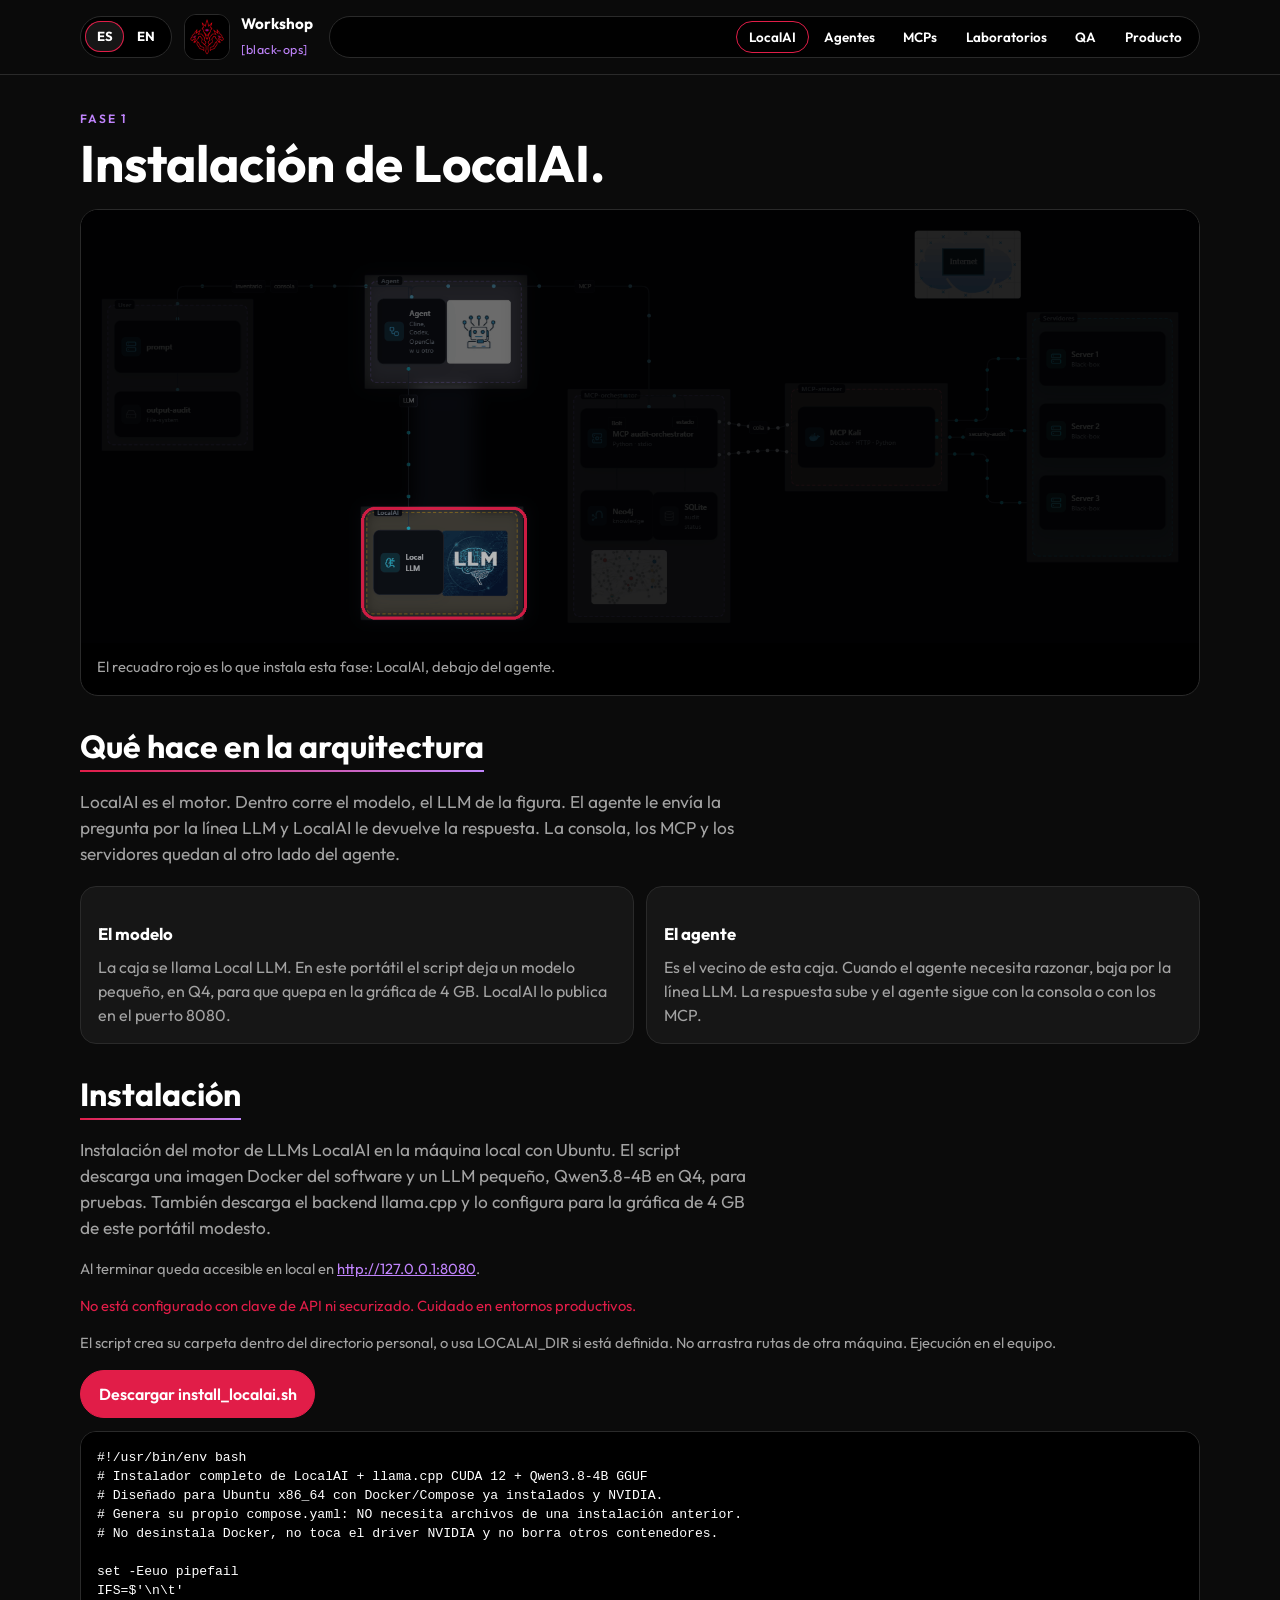
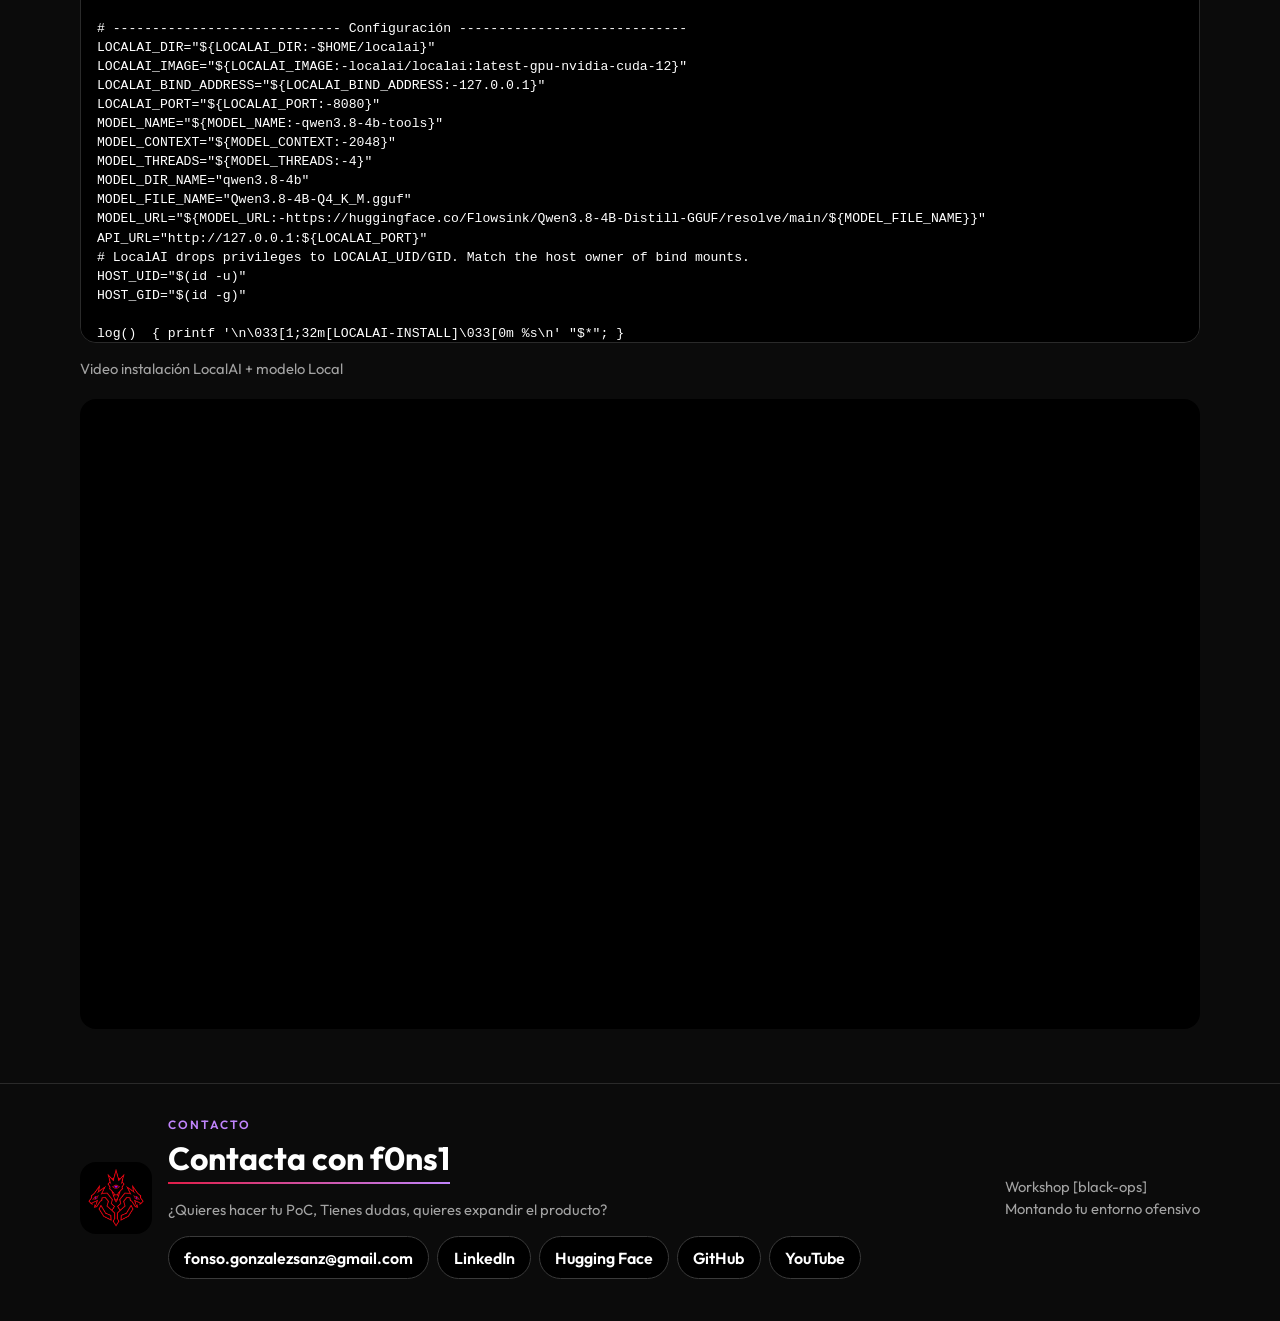
<file: llm.html>
<!DOCTYPE html>
<html lang="es">
<head>
  <meta charset="utf-8">
  <meta name="viewport" content="width=device-width, initial-scale=1">
  <title>Workshop [black-ops]</title>
  <meta name="description" content="Un workshop para montar [black-ops] en un portátil modesto: LocalAI, agentes, MCPs, una primera ejecución y una mirada a las métricas.">
  <link rel="icon" href="assets/logo-hydra.jpg">
  <link rel="preconnect" href="https://fonts.googleapis.com">
  <link rel="preconnect" href="https://fonts.gstatic.com" crossorigin>
  <link href="https://fonts.googleapis.com/css2?family=Outfit:wght@400;500;600;700&display=swap" rel="stylesheet">
  <link rel="stylesheet" href="css/site.css">
</head>
<body>
  <a class="skip" href="#contenido" data-i18n="skip">Saltar al contenido</a>
  <header class="site-header">
    <div class="wrap header-bar">
      <div class="header-start">
        <div class="versions" role="group" data-i18n-aria="lang.aria" aria-label="Idioma">
          <button type="button" data-set-lang="es" lang="es">ES</button>
          <button type="button" data-set-lang="en" lang="en">EN</button>
        </div>
        <a class="brand" href="index.html">
          <img src="assets/logo-hydra.jpg" data-i18n-alt="brand.alt" alt="Marca de la hidra de tres cabezas">
          <span>
            <strong data-i18n="brand.name">Workshop</strong>
            <span class="brand-tag" data-i18n="brand.tag">[black-ops]</span>
          </span>
        </a>
      </div>
      <nav class="nav" data-i18n-aria="nav.aria" aria-label="Workshop">
        <a class="is-here" href="llm.html" data-i18n="nav.llm">Fase 1</a>
        <a href="agente.html" data-i18n="nav.agent">Fase 2</a>
        <a href="mcps.html" data-i18n="nav.mcp">Fase 3</a>
        <a href="laboratorios.html" data-i18n="nav.lab">Fase 4</a>
        <a href="qa.html" data-i18n="nav.qa">Fase 5</a>
        <a href="https://agentef0ns1.github.io/black-ops-audit-orchestrator/" data-i18n="nav.product" target="_blank" rel="noopener noreferrer">Producto</a>
      </nav>
    </div>
  </header>
  <main id="contenido">
    <div class="wrap">
      <p class="kicker" data-i18n="llm.kicker">Fase 1</p>
      <h1 data-i18n="llm.title">Instalación de LocalAI.</h1>
      <figure class="flow">
        <img src="assets/pieza-localai.png" data-i18n-alt="llm.where.alt" alt="La misma arquitectura, con la caja LocalAI marcada en rojo.">
        <figcaption data-i18n="llm.where.caption">El recuadro rojo es lo que instala esta fase: LocalAI, debajo del agente.</figcaption>
      </figure>
      <h2 data-i18n="llm.role.title">Qué hace en la arquitectura</h2>
      <p class="lede" data-i18n="llm.role.lede">LocalAI es el motor. Dentro corre el modelo, el LLM de la figura. El agente le envía la pregunta por la línea LLM y LocalAI le devuelve la respuesta. La consola, los MCP y los servidores quedan al otro lado del agente.</p>
      <div class="grid pair">
        <article class="card">
          <h3 data-i18n="llm.role.model">El modelo</h3>
          <p data-i18n="llm.role.model.body">La caja se llama Local LLM. En este portátil el script deja un modelo pequeño, en Q4, para que quepa en la gráfica de 4 GB. LocalAI lo publica en el puerto 8080.</p>
        </article>
        <article class="card">
          <h3 data-i18n="llm.role.neighbor">El agente</h3>
          <p data-i18n="llm.role.neighbor.body">Es el vecino de esta caja. Cuando el agente necesita razonar, baja por la línea LLM. La respuesta sube y el agente sigue con la consola o con los MCP.</p>
        </article>
      </div>
      <h2 data-i18n="code.title">Instalación</h2>
      <p class="lede" data-i18n="llm.lede">Instalación del motor de LLMs LocalAI en la máquina local con Ubuntu. El script descarga una imagen Docker del software y un LLM pequeño, Qwen3.8-4B en Q4, para pruebas. También descarga el backend llama.cpp y lo configura para la gráfica de 4 GB de este portátil modesto.</p>
      <p class="note"><span data-i18n="llm.access">Al terminar queda accesible en local en</span> <a href="http://127.0.0.1:8080">http://127.0.0.1:8080</a>.</p>
      <p class="warn" data-i18n="llm.warn">No está configurado con clave de API ni securizado. Cuidado en entornos productivos.</p>
      <p class="note" data-i18n="llm.code.note">El script crea su carpeta dentro del directorio personal, o usa LOCALAI_DIR si está definida. No arrastra rutas de otra máquina. Ejecución en el equipo.</p>
      <div class="actions">
        <a class="btn solid" href="scripts/install_localai.sh" download data-i18n="llm.download">Descargar install_localai.sh</a>
      </div>
      <pre class="code"><code data-script="scripts/install_localai.sh"></code></pre>
      <p class="note" data-i18n="llm.video.note">El vídeo arranca en el segundo 2.</p>
      <div class="video" data-video="localai" data-i18n-title="video.localai">
        <p class="note" data-video-empty data-i18n="video.soon">El vídeo de esta fase se añadirá aquí.</p>
      </div>
    </div>
  </main>
  <footer id="contact">
    <div class="wrap footer-grid">
      <img src="assets/logo-hydra.jpg" alt="">
      <div>
        <p class="kicker" data-i18n="contact.kicker">Contacto</p>
        <h2 data-i18n="contact.title">Escribe a f0ns1</h2>
        <p class="note" data-i18n="contact.before">Si estás interesado en hacer tu PoC, tienes dudas montando tu entorno o quieres colaborar, contacta conmigo.</p>
        <div class="contact-links">
          <a class="mail" data-contact-email href="mailto:fonso.gonzalezsanz@gmail.com">fonso.gonzalezsanz@gmail.com</a>
          <a class="mail" data-contact-linkedin data-i18n="contact.linkedin" href="https://es.linkedin.com/in/ildefonso-gonz%C3%A1lez-s%C3%A1nchez-0b693555" target="_blank" rel="noopener noreferrer">LinkedIn</a>
          <a class="mail" href="https://huggingface.co/agentef0ns1" target="_blank" rel="noopener noreferrer">Hugging Face</a>
          <a class="mail" href="https://github.com/agentef0ns1" target="_blank" rel="noopener noreferrer">GitHub</a>
          <a class="mail" href="https://www.youtube.com/@xiquifonso" target="_blank" rel="noopener noreferrer">YouTube</a>
        </div>
      </div>
      <p class="note"><span data-i18n="footer.brand">Workshop [black-ops]</span><br><span data-i18n="footer.tag">Montado en el equipo</span></p>
    </div>
  </footer>
  <script src="js/config.js"></script>
  <script src="js/i18n.js"></script>
  <script src="js/site.js"></script>
</body>
</html>
</file>
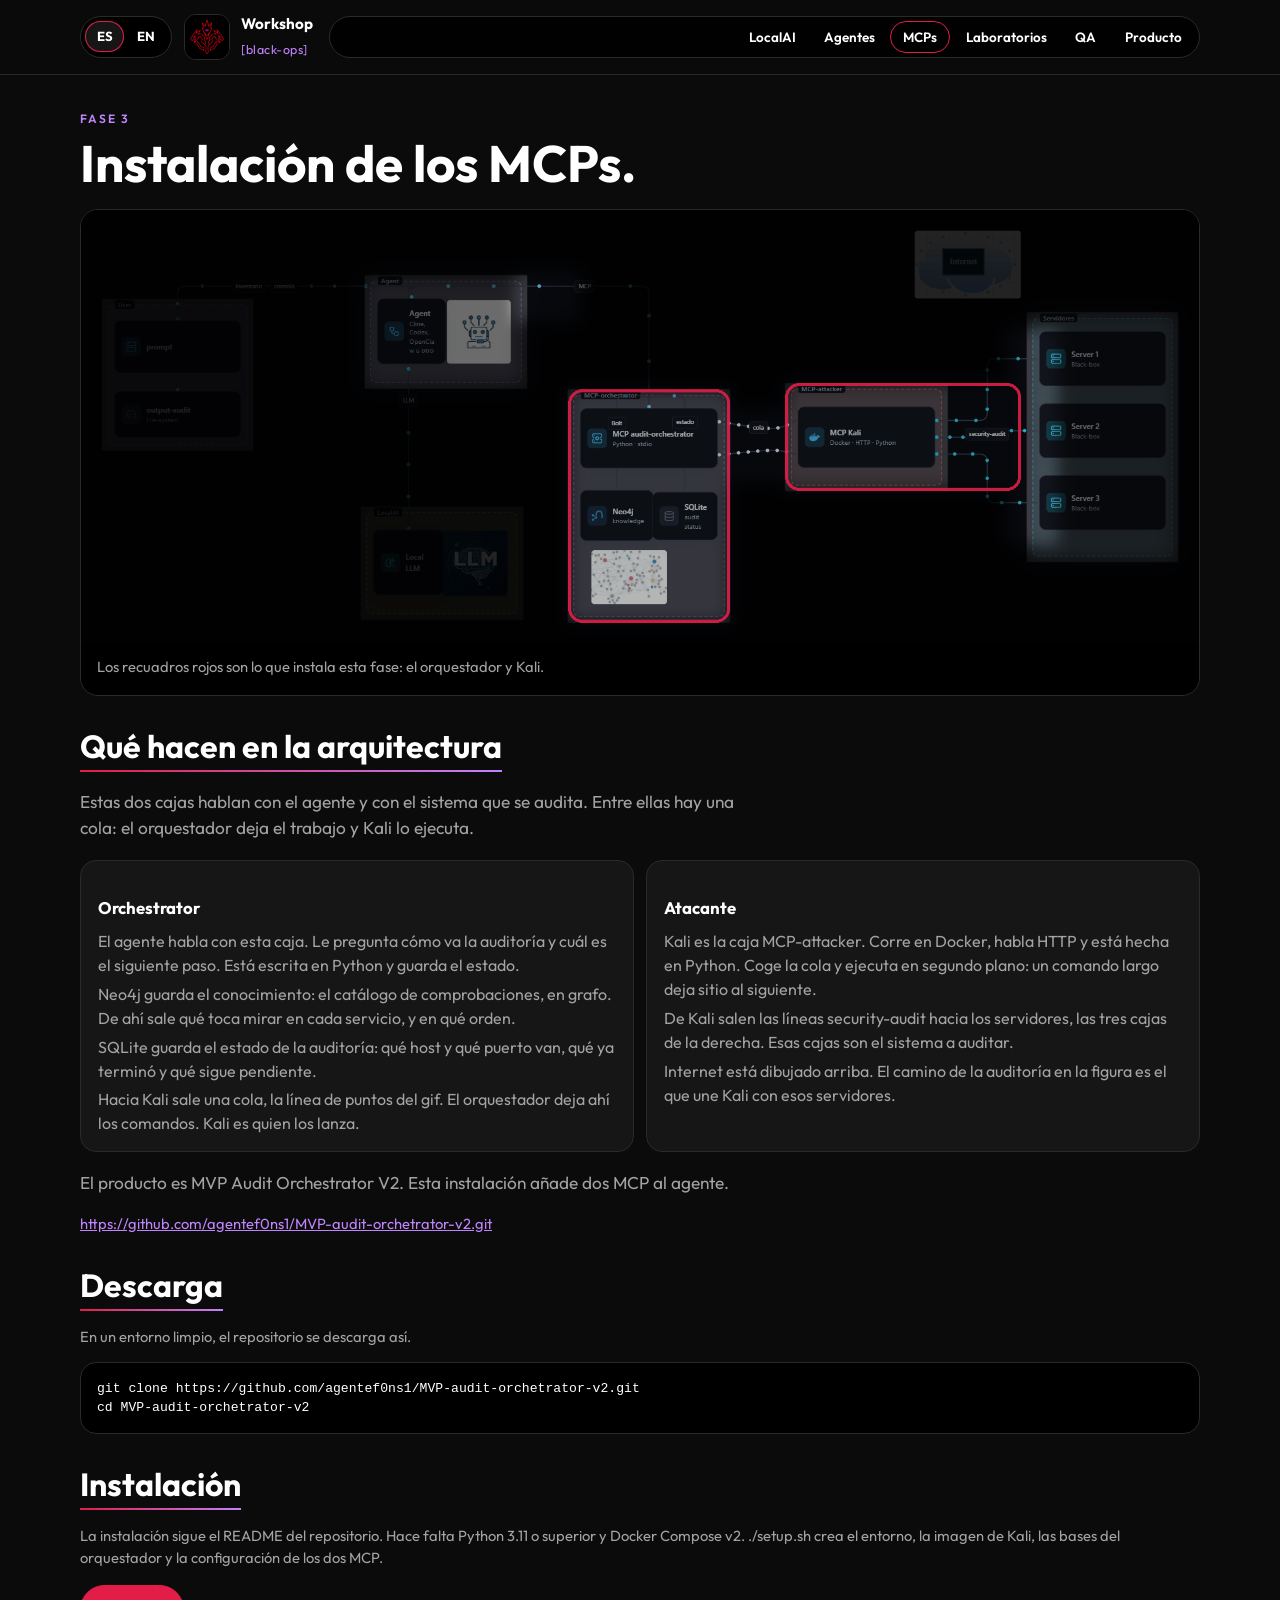
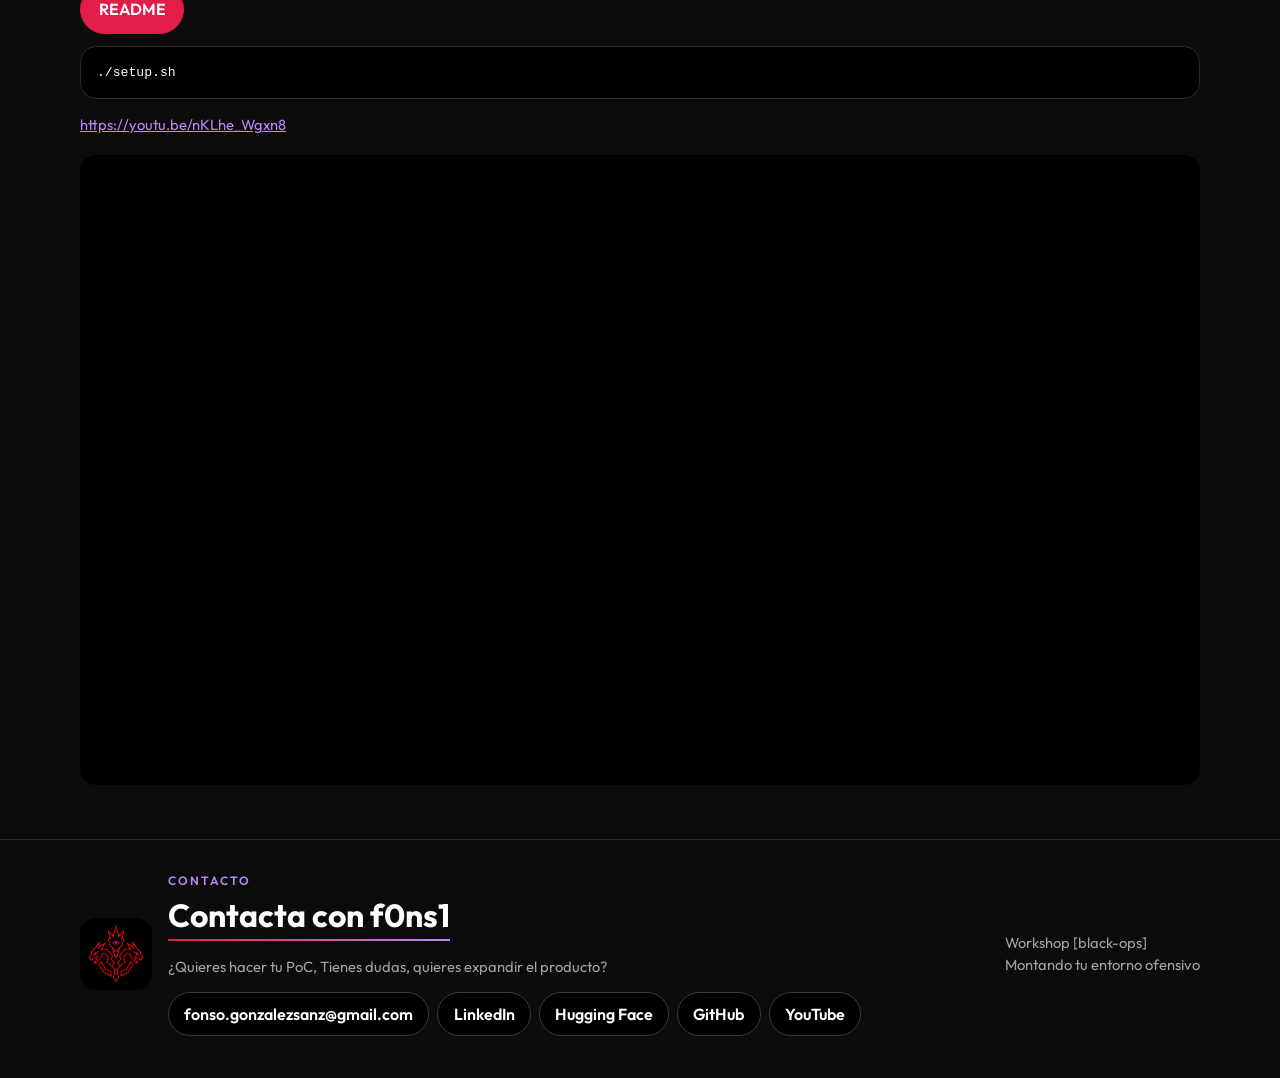
<file: mcps.html>
<!DOCTYPE html>
<html lang="es">
<head>
  <meta charset="utf-8">
  <meta name="viewport" content="width=device-width, initial-scale=1">
  <title>Workshop [black-ops]</title>
  <meta name="description" content="Un workshop para montar [black-ops] en un portátil modesto: LocalAI, agentes, MCPs, una primera ejecución y una mirada a las métricas.">
  <link rel="icon" href="assets/logo-hydra.jpg">
  <link rel="preconnect" href="https://fonts.googleapis.com">
  <link rel="preconnect" href="https://fonts.gstatic.com" crossorigin>
  <link href="https://fonts.googleapis.com/css2?family=Outfit:wght@400;500;600;700&display=swap" rel="stylesheet">
  <link rel="stylesheet" href="css/site.css">
</head>
<body>
  <a class="skip" href="#contenido" data-i18n="skip">Saltar al contenido</a>
  <header class="site-header">
    <div class="wrap header-bar">
      <div class="header-start">
        <div class="versions" role="group" data-i18n-aria="lang.aria" aria-label="Idioma">
          <button type="button" data-set-lang="es" lang="es">ES</button>
          <button type="button" data-set-lang="en" lang="en">EN</button>
        </div>
        <a class="brand" href="index.html">
          <img src="assets/logo-hydra.jpg" data-i18n-alt="brand.alt" alt="Marca de la hidra de tres cabezas">
          <span>
            <strong data-i18n="brand.name">Workshop</strong>
            <span class="brand-tag" data-i18n="brand.tag">[black-ops]</span>
          </span>
        </a>
      </div>
      <nav class="nav" data-i18n-aria="nav.aria" aria-label="Workshop">
        <a href="llm.html" data-i18n="nav.llm">Fase 1</a>
        <a href="agente.html" data-i18n="nav.agent">Fase 2</a>
        <a class="is-here" href="mcps.html" data-i18n="nav.mcp">Fase 3</a>
        <a href="laboratorios.html" data-i18n="nav.lab">Fase 4</a>
        <a href="qa.html" data-i18n="nav.qa">Fase 5</a>
        <a href="https://agentef0ns1.github.io/black-ops-audit-orchestrator/" data-i18n="nav.product" target="_blank" rel="noopener noreferrer">Producto</a>
      </nav>
    </div>
  </header>
  <main id="contenido">
    <div class="wrap">
      <p class="kicker" data-i18n="mcp.kicker">Fase 3</p>
      <h1 data-i18n="mcp.title">Instalación de los MCPs.</h1>
      <figure class="flow">
        <img src="assets/pieza-mcps.png" data-i18n-alt="mcp.where.alt" alt="La misma arquitectura, con el orquestador y Kali marcados en rojo.">
        <figcaption data-i18n="mcp.where.caption">Los recuadros rojos son lo que instala esta fase: el orquestador y Kali.</figcaption>
      </figure>
      <h2 data-i18n="mcp.role.title">Qué hacen en la arquitectura</h2>
      <p class="lede" data-i18n="mcp.role.lede">Estas dos cajas hablan con el agente y con el sistema que se audita. Entre ellas hay una cola: el orquestador deja el trabajo y Kali lo ejecuta.</p>
      <div class="grid pair">
        <article class="card">
          <h3 data-i18n="mcp.orch">Orchestrator</h3>
          <p data-i18n="mcp.orch.who">El agente habla con esta caja. Le pregunta cómo va la auditoría y cuál es el siguiente paso. Está escrita en Python y guarda el estado.</p>
          <p data-i18n="mcp.orch.neo">Neo4j guarda el conocimiento: el catálogo de comprobaciones, en grafo. De ahí sale qué toca mirar en cada servicio, y en qué orden.</p>
          <p data-i18n="mcp.orch.sql">SQLite guarda el estado de la auditoría: qué host y qué puerto van, qué ya terminó y qué sigue pendiente.</p>
          <p data-i18n="mcp.orch.queue">Hacia Kali sale una cola, la línea de puntos del gif. El orquestador deja ahí los comandos. Kali es quien los lanza.</p>
        </article>
        <article class="card">
          <h3 data-i18n="mcp.kali">Atacante</h3>
          <p data-i18n="mcp.kali.who">Kali es la caja MCP-attacker. Corre en Docker, habla HTTP y está hecha en Python. Coge la cola y ejecuta en segundo plano: un comando largo deja sitio al siguiente.</p>
          <p data-i18n="mcp.kali.target">De Kali salen las líneas security-audit hacia los servidores, las tres cajas de la derecha. Esas cajas son el sistema a auditar.</p>
          <p data-i18n="mcp.kali.net">Internet está dibujado arriba. El camino de la auditoría en la figura es el que une Kali con esos servidores.</p>
        </article>
      </div>
      <p class="lede" data-i18n="mcp.lede">El producto es MVP Audit Orchestrator V2. Esta instalación añade dos MCP al agente.</p>
      <p class="note"><a href="https://github.com/agentef0ns1/MVP-audit-orchetrator-v2" target="_blank" rel="noopener noreferrer">https://github.com/agentef0ns1/MVP-audit-orchetrator-v2.git</a></p>

      <h2 data-i18n="mcp.clone">Descarga</h2>
      <p class="note" data-i18n="mcp.clone.body">En un entorno limpio, el repositorio se descarga así.</p>
      <pre class="code"><code>git clone https://github.com/agentef0ns1/MVP-audit-orchetrator-v2.git
cd MVP-audit-orchetrator-v2</code></pre>

      <h2 data-i18n="mcp.install">Instalación</h2>
      <p class="note" data-i18n="mcp.install.body">La instalación sigue el README del repositorio. Hace falta Python 3.11 o superior y Docker Compose v2. ./setup.sh crea el entorno, la imagen de Kali, las bases del orquestador y la configuración de los dos MCP.</p>
      <div class="actions">
        <a class="btn solid" data-i18n="mcp.readme" href="https://github.com/agentef0ns1/MVP-audit-orchetrator-v2/blob/main/README.md" target="_blank" rel="noopener noreferrer">README</a>
      </div>
      <pre class="code"><code>./setup.sh</code></pre>
      <p class="note"><a href="https://youtu.be/nKLhe_Wgxn8" target="_blank" rel="noopener noreferrer">https://youtu.be/nKLhe_Wgxn8</a></p>
      <div class="video" data-video="mcp" data-i18n-title="video.mcp">
        <p class="note" data-video-empty data-i18n="video.soon">El vídeo de esta fase se añadirá aquí.</p>
      </div>

    </div>
  </main>
  <footer id="contact">
    <div class="wrap footer-grid">
      <img src="assets/logo-hydra.jpg" alt="">
      <div>
        <p class="kicker" data-i18n="contact.kicker">Contacto</p>
        <h2 data-i18n="contact.title">Escribe a f0ns1</h2>
        <p class="note" data-i18n="contact.before">Si estás interesado en hacer tu PoC, tienes dudas montando tu entorno o quieres colaborar, contacta conmigo.</p>
        <div class="contact-links">
          <a class="mail" data-contact-email href="mailto:fonso.gonzalezsanz@gmail.com">fonso.gonzalezsanz@gmail.com</a>
          <a class="mail" data-contact-linkedin data-i18n="contact.linkedin" href="https://es.linkedin.com/in/ildefonso-gonz%C3%A1lez-s%C3%A1nchez-0b693555" target="_blank" rel="noopener noreferrer">LinkedIn</a>
          <a class="mail" href="https://huggingface.co/agentef0ns1" target="_blank" rel="noopener noreferrer">Hugging Face</a>
          <a class="mail" href="https://github.com/agentef0ns1" target="_blank" rel="noopener noreferrer">GitHub</a>
          <a class="mail" href="https://www.youtube.com/@xiquifonso" target="_blank" rel="noopener noreferrer">YouTube</a>
        </div>
      </div>
      <p class="note"><span data-i18n="footer.brand">Workshop [black-ops]</span><br><span data-i18n="footer.tag">Montado en el equipo</span></p>
    </div>
  </footer>
  <script src="js/config.js"></script>
  <script src="js/i18n.js"></script>
  <script src="js/site.js"></script>
</body>
</html>
</file>
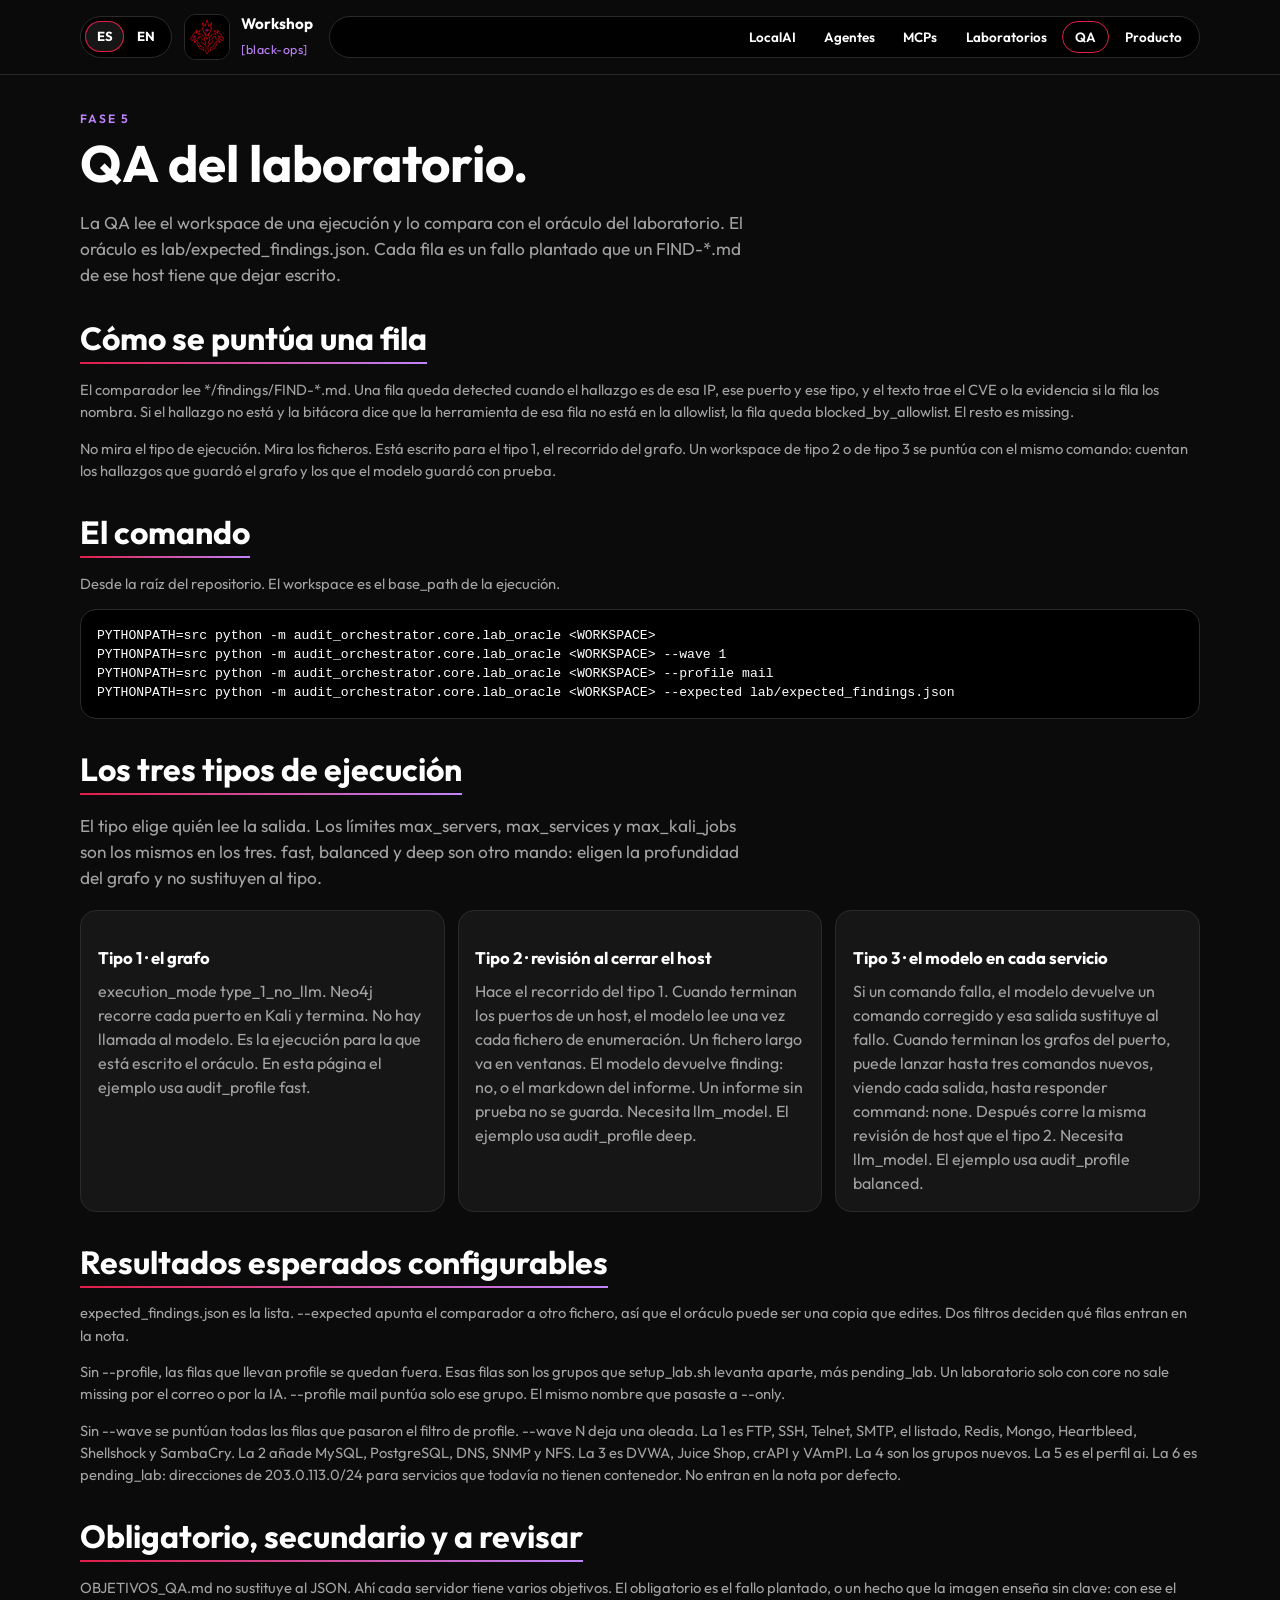
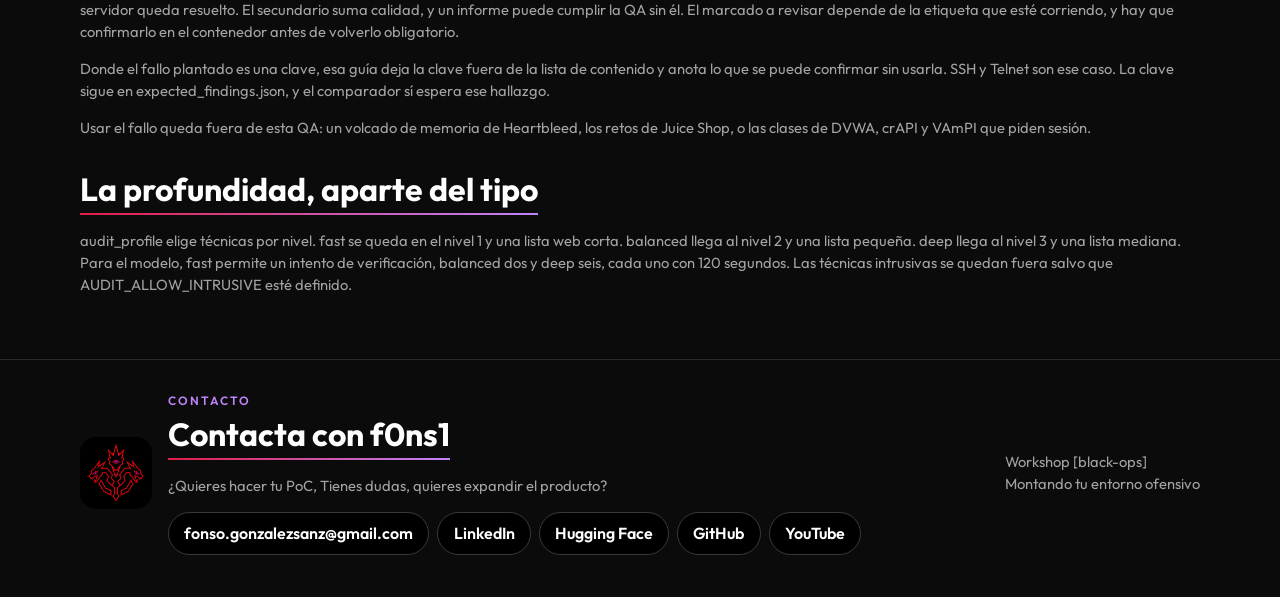
<file: qa.html>
<!DOCTYPE html>
<html lang="es">
<head>
  <meta charset="utf-8">
  <meta name="viewport" content="width=device-width, initial-scale=1">
  <title>Workshop [black-ops]</title>
  <meta name="description" content="Un workshop para montar [black-ops] en un portátil modesto: LocalAI, agentes, MCPs, una primera ejecución y una mirada a las métricas.">
  <link rel="icon" href="assets/logo-hydra.jpg">
  <link rel="preconnect" href="https://fonts.googleapis.com">
  <link rel="preconnect" href="https://fonts.gstatic.com" crossorigin>
  <link href="https://fonts.googleapis.com/css2?family=Outfit:wght@400;500;600;700&display=swap" rel="stylesheet">
  <link rel="stylesheet" href="css/site.css">
</head>
<body>
  <a class="skip" href="#contenido" data-i18n="skip">Saltar al contenido</a>
  <header class="site-header">
    <div class="wrap header-bar">
      <div class="header-start">
        <div class="versions" role="group" data-i18n-aria="lang.aria" aria-label="Idioma">
          <button type="button" data-set-lang="es" lang="es">ES</button>
          <button type="button" data-set-lang="en" lang="en">EN</button>
        </div>
        <a class="brand" href="index.html">
          <img src="assets/logo-hydra.jpg" data-i18n-alt="brand.alt" alt="Marca de la hidra de tres cabezas">
          <span>
            <strong data-i18n="brand.name">Workshop</strong>
            <span class="brand-tag" data-i18n="brand.tag">[black-ops]</span>
          </span>
        </a>
      </div>
      <nav class="nav" data-i18n-aria="nav.aria" aria-label="Workshop">
        <a href="llm.html" data-i18n="nav.llm">Fase 1</a>
        <a href="agente.html" data-i18n="nav.agent">Fase 2</a>
        <a href="mcps.html" data-i18n="nav.mcp">Fase 3</a>
        <a href="laboratorios.html" data-i18n="nav.lab">Fase 4</a>
        <a class="is-here" href="qa.html" data-i18n="nav.qa">Fase 5</a>
        <a href="https://agentef0ns1.github.io/black-ops-audit-orchestrator/" data-i18n="nav.product" target="_blank" rel="noopener noreferrer">Producto</a>
      </nav>
    </div>
  </header>
  <main id="contenido">
    <div class="wrap">
      <p class="kicker" data-i18n="qa.kicker">Fase 5</p>
      <h1 data-i18n="qa.title">QA del laboratorio.</h1>
      <p class="lede" data-i18n="qa.lede">La QA lee el workspace de una ejecución y lo compara con el oráculo del laboratorio. El oráculo es lab/expected_findings.json. Cada fila es un fallo plantado que un FIND-*.md de ese host tiene que dejar escrito.</p>

      <h2 data-i18n="qa.how.title">Cómo se puntúa una fila</h2>
      <p class="note" data-i18n="qa.how.body">El comparador lee */findings/FIND-*.md. Una fila queda detected cuando el hallazgo es de esa IP, ese puerto y ese tipo, y el texto trae el CVE o la evidencia si la fila los nombra. Si el hallazgo no está y la bitácora dice que la herramienta de esa fila no está en la allowlist, la fila queda blocked_by_allowlist. El resto es missing.</p>
      <p class="note" data-i18n="qa.how.tail">No mira el tipo de ejecución. Mira los ficheros. Está escrito para el tipo 1, el recorrido del grafo. Un workspace de tipo 2 o de tipo 3 se puntúa con el mismo comando: cuentan los hallazgos que guardó el grafo y los que el modelo guardó con prueba.</p>

      <h2 data-i18n="qa.cmd.title">El comando</h2>
      <p class="note" data-i18n="qa.cmd.body">Desde la raíz del repositorio. El workspace es el base_path de la ejecución.</p>
      <pre class="code"><code>PYTHONPATH=src python -m audit_orchestrator.core.lab_oracle &lt;WORKSPACE&gt;
PYTHONPATH=src python -m audit_orchestrator.core.lab_oracle &lt;WORKSPACE&gt; --wave 1
PYTHONPATH=src python -m audit_orchestrator.core.lab_oracle &lt;WORKSPACE&gt; --profile mail
PYTHONPATH=src python -m audit_orchestrator.core.lab_oracle &lt;WORKSPACE&gt; --expected lab/expected_findings.json</code></pre>

      <h2 data-i18n="qa.types.title">Los tres tipos de ejecución</h2>
      <p class="lede" data-i18n="qa.types.body">El tipo elige quién lee la salida. Los límites max_servers, max_services y max_kali_jobs son los mismos en los tres. fast, balanced y deep son otro mando: eligen la profundidad del grafo y no sustituyen al tipo.</p>
      <div class="grid roles">
        <article class="card">
          <h3 data-i18n="qa.type1.title">Tipo 1 · el grafo</h3>
          <p data-i18n="qa.type1.body">execution_mode type_1_no_llm. Neo4j recorre cada puerto en Kali y termina. No hay llamada al modelo. Es la ejecución para la que está escrito el oráculo. En esta página el ejemplo usa audit_profile fast.</p>
        </article>
        <article class="card">
          <h3 data-i18n="qa.type2.title">Tipo 2 · revisión al cerrar el host</h3>
          <p data-i18n="qa.type2.body">Hace el recorrido del tipo 1. Cuando terminan los puertos de un host, el modelo lee una vez cada fichero de enumeración. Un fichero largo va en ventanas. El modelo devuelve finding: no, o el markdown del informe. Un informe sin prueba no se guarda. Necesita llm_model. El ejemplo usa audit_profile deep.</p>
        </article>
        <article class="card">
          <h3 data-i18n="qa.type3.title">Tipo 3 · el modelo en cada servicio</h3>
          <p data-i18n="qa.type3.body">Si un comando falla, el modelo devuelve un comando corregido y esa salida sustituye al fallo. Cuando terminan los grafos del puerto, puede lanzar hasta tres comandos nuevos, viendo cada salida, hasta responder command: none. Después corre la misma revisión de host que el tipo 2. Necesita llm_model. El ejemplo usa audit_profile balanced.</p>
        </article>
      </div>

      <h2 data-i18n="qa.config.title">Resultados esperados configurables</h2>
      <p class="note" data-i18n="qa.config.body">expected_findings.json es la lista. --expected apunta el comparador a otro fichero, así que el oráculo puede ser una copia que edites. Dos filtros deciden qué filas entran en la nota.</p>
      <p class="note" data-i18n="qa.config.profile">Sin --profile, las filas que llevan profile se quedan fuera. Esas filas son los grupos que setup_lab.sh levanta aparte, más pending_lab. Un laboratorio solo con core no sale missing por el correo o por la IA. --profile mail puntúa solo ese grupo. El mismo nombre que pasaste a --only.</p>
      <p class="note" data-i18n="qa.config.wave">Sin --wave se puntúan todas las filas que pasaron el filtro de profile. --wave N deja una oleada. La 1 es FTP, SSH, Telnet, SMTP, el listado, Redis, Mongo, Heartbleed, Shellshock y SambaCry. La 2 añade MySQL, PostgreSQL, DNS, SNMP y NFS. La 3 es DVWA, Juice Shop, crAPI y VAmPI. La 4 son los grupos nuevos. La 5 es el perfil ai. La 6 es pending_lab: direcciones de 203.0.113.0/24 para servicios que todavía no tienen contenedor. No entran en la nota por defecto.</p>

      <h2 data-i18n="qa.priority.title">Obligatorio, secundario y a revisar</h2>
      <p class="note" data-i18n="qa.priority.body">OBJETIVOS_QA.md no sustituye al JSON. Ahí cada servidor tiene varios objetivos. El obligatorio es el fallo plantado, o un hecho que la imagen enseña sin clave: con ese el servidor queda resuelto. El secundario suma calidad, y un informe puede cumplir la QA sin él. El marcado a revisar depende de la etiqueta que esté corriendo, y hay que confirmarlo en el contenedor antes de volverlo obligatorio.</p>
      <p class="note" data-i18n="qa.priority.keys">Donde el fallo plantado es una clave, esa guía deja la clave fuera de la lista de contenido y anota lo que se puede confirmar sin usarla. SSH y Telnet son ese caso. La clave sigue en expected_findings.json, y el comparador sí espera ese hallazgo.</p>
      <p class="note" data-i18n="qa.priority.out">Usar el fallo queda fuera de esta QA: un volcado de memoria de Heartbleed, los retos de Juice Shop, o las clases de DVWA, crAPI y VAmPI que piden sesión.</p>

      <h2 data-i18n="qa.depth.title">La profundidad, aparte del tipo</h2>
      <p class="note" data-i18n="qa.depth.body">audit_profile elige técnicas por nivel. fast se queda en el nivel 1 y una lista web corta. balanced llega al nivel 2 y una lista pequeña. deep llega al nivel 3 y una lista mediana. Para el modelo, fast permite un intento de verificación, balanced dos y deep seis, cada uno con 120 segundos. Las técnicas intrusivas se quedan fuera salvo que AUDIT_ALLOW_INTRUSIVE esté definido.</p>
    </div>
  </main>
  <footer id="contact">
    <div class="wrap footer-grid">
      <img src="assets/logo-hydra.jpg" alt="">
      <div>
        <p class="kicker" data-i18n="contact.kicker">Contacto</p>
        <h2 data-i18n="contact.title">Escribe a f0ns1</h2>
        <p class="note" data-i18n="contact.before">Si estás interesado en hacer tu PoC, tienes dudas montando tu entorno o quieres colaborar, contacta conmigo.</p>
        <div class="contact-links">
          <a class="mail" data-contact-email href="mailto:fonso.gonzalezsanz@gmail.com">fonso.gonzalezsanz@gmail.com</a>
          <a class="mail" data-contact-linkedin data-i18n="contact.linkedin" href="https://es.linkedin.com/in/ildefonso-gonz%C3%A1lez-s%C3%A1nchez-0b693555" target="_blank" rel="noopener noreferrer">LinkedIn</a>
          <a class="mail" href="https://huggingface.co/agentef0ns1" target="_blank" rel="noopener noreferrer">Hugging Face</a>
          <a class="mail" href="https://github.com/agentef0ns1" target="_blank" rel="noopener noreferrer">GitHub</a>
          <a class="mail" href="https://www.youtube.com/@xiquifonso" target="_blank" rel="noopener noreferrer">YouTube</a>
        </div>
      </div>
      <p class="note"><span data-i18n="footer.brand">Workshop [black-ops]</span><br><span data-i18n="footer.tag">Montado en el equipo</span></p>
    </div>
  </footer>
  <script src="js/config.js"></script>
  <script src="js/i18n.js"></script>
  <script src="js/site.js"></script>
</body>
</html>
</file>
<file: css/site.css>
:root {
  --bg: #0b0b0b;
  --card: #161616;
  --line: #2a2a2a;
  --text: #ffffff;
  --muted: #a3a3a3;
  --red: #e11d48;
  --purple: #c084fc;
  --max: 1120px;
  --header: 4.6rem;
  font-family: "Outfit", "Segoe UI", sans-serif;
}

* { box-sizing: border-box; }

html { scroll-behavior: smooth; scroll-padding-top: calc(var(--header) + 0.75rem); }

body {
  margin: 0;
  background: var(--bg);
  color: var(--text);
  line-height: 1.5;
}

img { max-width: 100%; display: block; }

a { color: var(--purple); }

.skip {
  position: absolute;
  left: 1rem;
  top: -4rem;
  background: var(--red);
  color: #fff;
  padding: 0.5rem 0.8rem;
  border-radius: 999px;
  z-index: 20;
}

.skip:focus { top: 0.6rem; }

.wrap {
  width: min(var(--max), calc(100% - 2rem));
  margin-inline: auto;
}

.site-header {
  position: sticky;
  top: 0;
  z-index: 10;
  background: rgba(11, 11, 11, 0.92);
  border-bottom: 1px solid var(--line);
}

.header-bar {
  display: flex;
  flex-wrap: wrap;
  align-items: center;
  justify-content: space-between;
  gap: 0.75rem 1rem;
  min-height: var(--header);
  padding: 0.7rem 0;
}

.header-start {
  display: flex;
  align-items: center;
  gap: 0.75rem;
  flex: 0 0 auto;
}

.brand {
  display: flex;
  align-items: center;
  gap: 0.7rem;
  color: var(--text);
  text-decoration: none;
}

.brand img {
  width: 46px;
  height: 46px;
  border-radius: 12px;
  object-fit: cover;
  border: 1px solid var(--line);
}

.brand strong {
  display: block;
  color: #fff;
  font-size: 0.95rem;
  font-weight: 700;
}

.brand-tag {
  color: var(--purple);
  font-size: 0.78rem;
  letter-spacing: 0.04em;
}

.nav {
  display: flex;
  flex: 1 1 auto;
  flex-wrap: wrap;
  align-items: center;
  justify-content: flex-end;
  gap: 0.15rem;
  background: rgba(0, 0, 0, 0.88);
  border: 1px solid #2a2a2a;
  border-radius: 999px;
  padding: 0.28rem;
}

.nav a {
  display: inline-flex;
  align-items: center;
  color: #fff;
  text-decoration: none;
  border: 1px solid transparent;
  border-radius: 999px;
  padding: 0.42rem 0.75rem;
  font-size: 0.84rem;
  font-weight: 600;
  line-height: 1.2;
}

.nav a:hover,
.nav a:focus-visible,
.nav a.is-here {
  border-color: var(--red);
  outline: none;
}

.versions {
  display: inline-flex;
  gap: 0.15rem;
  background: #000;
  border: 1px solid #2a2a2a;
  border-radius: 999px;
  padding: 0.28rem;
}

.versions button {
  appearance: none;
  background: transparent;
  border: 0;
  color: #fff;
  font: inherit;
  border-radius: 999px;
  padding: 0.35rem 0.7rem;
  font-size: 0.82rem;
  font-weight: 700;
  cursor: pointer;
}

.versions button[aria-pressed="true"] {
  background: #161616;
  box-shadow: inset 0 0 0 1px var(--red);
}

main { padding: 2.2rem 0 3rem; }

.kicker {
  margin: 0 0 0.4rem;
  color: var(--purple);
  letter-spacing: 0.16em;
  text-transform: uppercase;
  font-size: 0.75rem;
  font-weight: 600;
}

.tag {
  display: inline-block;
  margin: 0 0 0.7rem;
  color: var(--purple);
  letter-spacing: 0.12em;
  text-transform: uppercase;
  font-size: 0.75rem;
  font-weight: 600;
  border: 1px solid var(--purple);
  border-radius: 999px;
  padding: 0.28rem 0.75rem;
}

h1, h2, h3 { line-height: 1.15; margin: 0 0 0.7rem; }

h1 { font-size: clamp(2rem, 5vw, 3.2rem); }

h2 {
  font-size: clamp(1.4rem, 3vw, 2rem);
  width: fit-content;
  max-width: 100%;
  margin-top: 2rem;
  padding-bottom: 0.45rem;
  background-image: linear-gradient(90deg, var(--red), var(--purple));
  background-repeat: no-repeat;
  background-size: 100% 2px;
  background-position: left bottom;
}

h3 { font-size: 1.05rem; margin-top: 1.35rem; }

.lede { color: var(--muted); font-size: 1.08rem; max-width: 42rem; }

.grid { display: grid; gap: 0.8rem; margin-top: 1.2rem; }

.card {
  background: var(--card);
  border: 1px solid var(--line);
  border-radius: 16px;
  padding: 1rem 1.05rem;
  color: inherit;
  text-decoration: none;
}

a.card:hover, a.card:focus-visible { border-color: var(--purple); outline: none; }

.card p { margin: 0.3rem 0 0; color: var(--muted); }

.num {
  color: var(--purple);
  font-size: 0.78rem;
  letter-spacing: 0.12em;
  text-transform: uppercase;
}

.table-wrap { overflow-x: auto; margin-top: 1rem; }

table { width: 100%; border-collapse: collapse; }

.specs { min-width: 0; }

th, td {
  text-align: left;
  vertical-align: top;
  padding: 0.75rem;
  border-bottom: 1px solid var(--line);
}

th {
  color: var(--purple);
  font-size: 0.78rem;
  letter-spacing: 0.08em;
  text-transform: uppercase;
}

td { color: var(--muted); }

td strong { color: var(--text); }

.flow {
  width: 100%;
  margin: 1rem 0 0;
  background: #000;
  border: 1px solid var(--line);
  border-radius: 18px;
  overflow: hidden;
}

.flow img { width: 100%; height: auto; }

.flow.term {
  width: 100%;
  padding: 0.7rem 0.85rem 0;
}

.flow.term .shot { overflow-x: auto; }

.flow.term img {
  width: auto;
  max-width: none;
  height: auto;
  display: block;
}

.flow figcaption {
  margin: 0;
  padding: 0.85rem 1rem 1rem;
  color: var(--muted);
  font-size: 0.92rem;
}

.note { color: var(--muted); font-size: 0.92rem; }

.warn { color: var(--red); font-size: 0.92rem; }

.video { margin-top: 1.2rem; }

.video:not(:has(iframe)) {
  display: grid;
  place-items: center;
  min-height: 8rem;
  border: 1px dashed var(--line);
  border-radius: 16px;
  background: #000;
}

.video + .video { margin-top: 1rem; }

.video iframe {
  width: 100%;
  aspect-ratio: 16 / 9;
  border: 0;
  border-radius: 16px;
  background: #000;
}

.code {
  overflow: auto;
  max-height: 32rem;
  margin: 0.8rem 0 0;
  background: #000;
  border: 1px solid var(--line);
  border-radius: 16px;
  padding: 1rem;
  color: #fff;
  font-family: ui-monospace, "Cascadia Code", monospace;
  font-size: 0.82rem;
  line-height: 1.45;
  white-space: pre;
}

.actions { display: flex; flex-wrap: wrap; gap: 0.6rem; margin-top: 1rem; }

.btn {
  display: inline-flex;
  align-items: center;
  justify-content: center;
  background: #000;
  color: #fff;
  text-decoration: none;
  border: 1px solid #3a3a3a;
  border-radius: 999px;
  padding: 0.7rem 1.1rem;
  font-weight: 600;
}

.btn.solid { background: var(--red); border-color: var(--red); }

.btn:hover, .btn:focus-visible { border-color: var(--purple); outline: none; }

footer {
  border-top: 1px solid var(--line);
  padding: 2rem 0 2.6rem;
}

.footer-grid {
  display: grid;
  gap: 1rem;
  align-items: center;
}

footer img {
  width: 72px;
  height: 72px;
  border-radius: 16px;
  object-fit: cover;
}

footer h2 { margin-top: 0; }

.contact-links {
  display: flex;
  flex-wrap: wrap;
  align-items: center;
  gap: 0.5rem;
  margin-top: 0.35rem;
}

.mail {
  display: inline-block;
  color: #fff;
  background: #000;
  border: 1px solid #3a3a3a;
  border-radius: 999px;
  padding: 0.55rem 0.95rem;
  text-decoration: none;
  font-weight: 600;
}

.mail:hover, .mail:focus-visible { border-color: var(--purple); outline: none; }

@media (min-width: 720px) {
  .grid.lessons { grid-template-columns: 1fr 1fr; }
  .grid.pair { grid-template-columns: 1fr 1fr; }
  .grid.roles { grid-template-columns: 1fr 1fr 1fr; }
  .footer-grid { grid-template-columns: auto 1fr auto; }
}

@media (max-width: 719px) {
  html { scroll-padding-top: 0.75rem; }
  .site-header { position: static; }
  .header-bar { flex-direction: column; align-items: stretch; }
  .nav { justify-content: center; }
  .specs, .specs tbody, .specs tr, .specs th, .specs td,
  .sheet, .sheet tbody, .sheet tr, .sheet th, .sheet td { display: block; }
  .specs thead, .sheet thead { display: none; }
  .specs tr, .sheet tr {
    background: var(--card);
    border: 1px solid var(--line);
    border-radius: 16px;
    margin-bottom: 0.8rem;
    padding: 0.35rem 0;
  }
  .specs td, .sheet td { border: 0; }
  .specs td::before, .sheet td::before {
    content: attr(data-label);
    display: block;
    color: var(--purple);
    font-size: 0.72rem;
    letter-spacing: 0.08em;
    text-transform: uppercase;
    margin-bottom: 0.15rem;
  }
}
</file>
